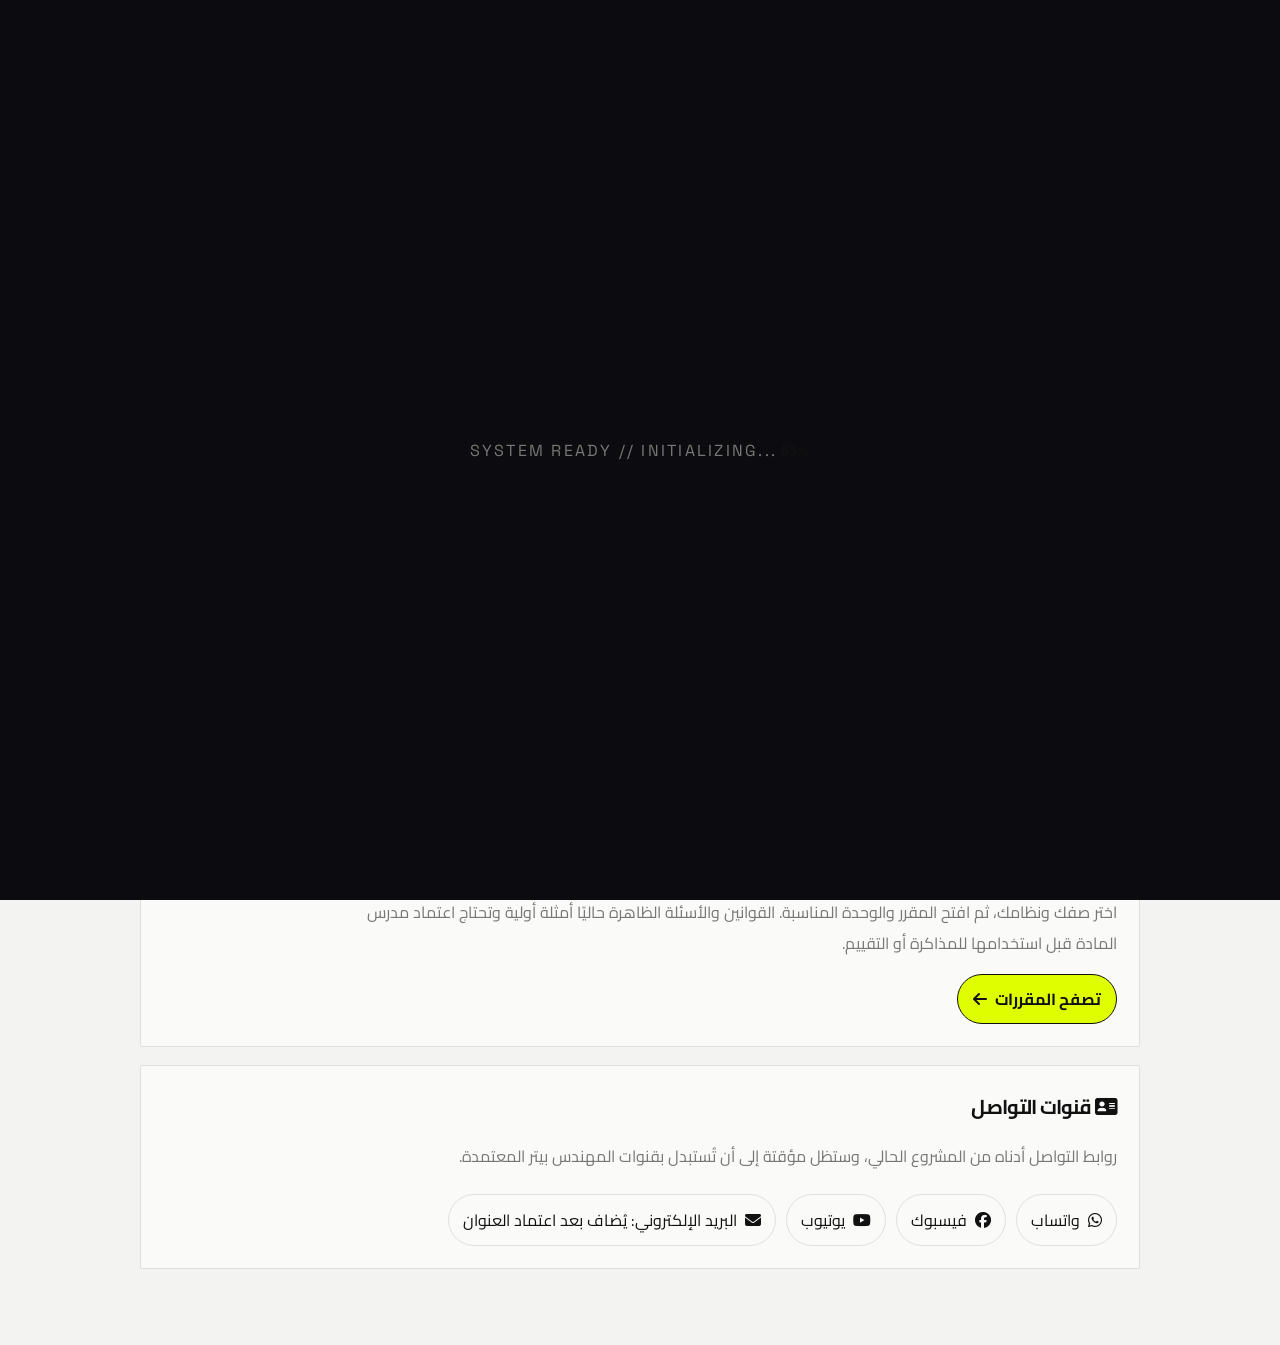
<file: about.html>
<!doctype html>
<html lang="ar" dir="rtl">
<head>
    <meta charset="UTF-8">
    <meta name="viewport" content="width=device-width, initial-scale=1">
    <title>عن المدرس | بيتو فيزيكس</title>
    <link rel="preconnect" href="https://fonts.googleapis.com">
    <link href="https://fonts.googleapis.com/css2?family=Cairo:wght@400;600;700;800;900&family=Space+Grotesk:wght@500;700&display=swap" rel="stylesheet">
    <link rel="stylesheet" href="https://cdnjs.cloudflare.com/ajax/libs/font-awesome/6.4.0/css/all.min.css">
    <link rel="stylesheet" href="css/courses.css?v=3">
    <link rel="stylesheet" href="css/physics-theme.css?v=10">
    <link rel="stylesheet" href="css/mycv-editorial.css?v=24">
<link rel="icon" type="image/png" href="assets/einstein-favicon.png?v=1"></head>
<body class="physics-page">
<header class="site-header">
    <a class="site-logo" href="index.html" aria-label="B squared Physics by Eng. Peter"><span class="site-logo-mark">B<b>²</b></span><span class="site-logo-copy"><strong>Physics</strong><small>by Eng. Peter</small></span></a>
    <nav class="site-nav" id="primary-navigation" aria-label="Main navigation"><a href="index.html">Home</a><a href="courses.html">Courses</a><a href="notes.html">Notes</a><a href="exams.html">Exams</a><a href="about.html">About</a></nav>
    <div class="site-actions"><button class="site-search-toggle" type="button" data-search-toggle aria-expanded="false" aria-controls="site-search-panel" aria-label="Open site search"><i class="fas fa-magnifying-glass" aria-hidden="true"></i></button><a class="site-login" href="login.html"><i class="far fa-user" aria-hidden="true"></i><span>Login</span></a><button class="site-menu-toggle" type="button" data-menu-toggle aria-expanded="false" aria-controls="primary-navigation" aria-label="Open navigation menu"><i class="fas fa-bars" aria-hidden="true"></i></button></div>
    <section class="site-search-panel" id="site-search-panel" aria-label="Search courses and lessons" hidden><form class="site-search-form" role="search"><label class="sr-only" for="site-search-input">Search courses and lessons</label><input id="site-search-input" type="search" placeholder="Search physics courses and lessons..." autocomplete="off"><button class="physics-button" type="submit">Search</button></form><div class="site-search-results" aria-live="polite"></div><p class="site-search-hint">Search by grade, unit, lesson, or physics topic.</p></section>
</header>
<main class="physics-page-shell">
    <section class="courses-hero">
        <span class="courses-kicker">عن بيتو فيزيكس</span>
        <h1>الفيزياء مع المهندس بيتر</h1>
        <p>منصة تعليمية لمساعدة طلاب الثانوية العامة والبكالوريا على متابعة مادة الفيزياء. يستهدف الشرح طلاب الإسماعيلية والتل الكبير.</p>
    </section>
    <section class="about-spotlight" aria-label="المهندس بيتر">
        <figure class="about-portrait">
            <img src="assets/instructor-reference-crop.png" alt="المهندس بيتر" width="959" height="1600" loading="lazy" decoding="async">
        </figure>
        <div class="about-spotlight-copy">
            <span class="about-eyebrow"><i class="fas fa-atom" aria-hidden="true"></i> B² PHYSICS</span>
            <h2>المهندس بيتر</h2>
            <p>مدرس الفيزياء لطلاب الثانوية العامة والبكالوريا في الإسماعيلية والتل الكبير.</p>
            <a class="physics-button" href="courses.html">ابدأ من مقرراتك <i class="fas fa-arrow-left" aria-hidden="true"></i></a>
        </div>
    </section>
    <section class="course-panel">
        <h2><i class="fas fa-compass"></i> طريقة استخدام المنصة</h2>
        <p>اختر صفك ونظامك، ثم افتح المقرر والوحدة المناسبة. القوانين والأسئلة الظاهرة حاليًا أمثلة أولية وتحتاج اعتماد مدرس المادة قبل استخدامها للمذاكرة أو التقييم.</p>
        <a class="physics-button" href="courses.html">تصفح المقررات <i class="fas fa-arrow-left"></i></a>
    </section>
    <section class="course-panel" style="margin-top:18px">
        <h2><i class="fas fa-address-card"></i> قنوات التواصل</h2>
        <p>روابط التواصل أدناه من المشروع الحالي، وستظل مؤقتة إلى أن تُستبدل بقنوات المهندس بيتر المعتمدة.</p>
        <div class="physics-socials">
            <a href="https://wa.me/201283865399" target="_blank" rel="noopener noreferrer"><i class="fab fa-whatsapp"></i> واتساب</a>
            <a href="https://www.facebook.com/share/1MbubhGkLu/?mibextid=wwXIfr" target="_blank" rel="noopener noreferrer"><i class="fab fa-facebook"></i> فيسبوك</a>
            <a href="https://youtube.com/@deeb_learn?si=RtJ679VO5cmVLodX" target="_blank" rel="noopener noreferrer"><i class="fab fa-youtube"></i> يوتيوب</a>
            <span class="physics-email-pending"><i class="fas fa-envelope"></i> البريد الإلكتروني: يُضاف بعد اعتماد العنوان</span>
        </div>
    </section>
</main>
<script src="js/courses-data.js?v=6"></script>
<script src="js/physics-ui.js?v=30"></script>
</body>
</html>
</file>
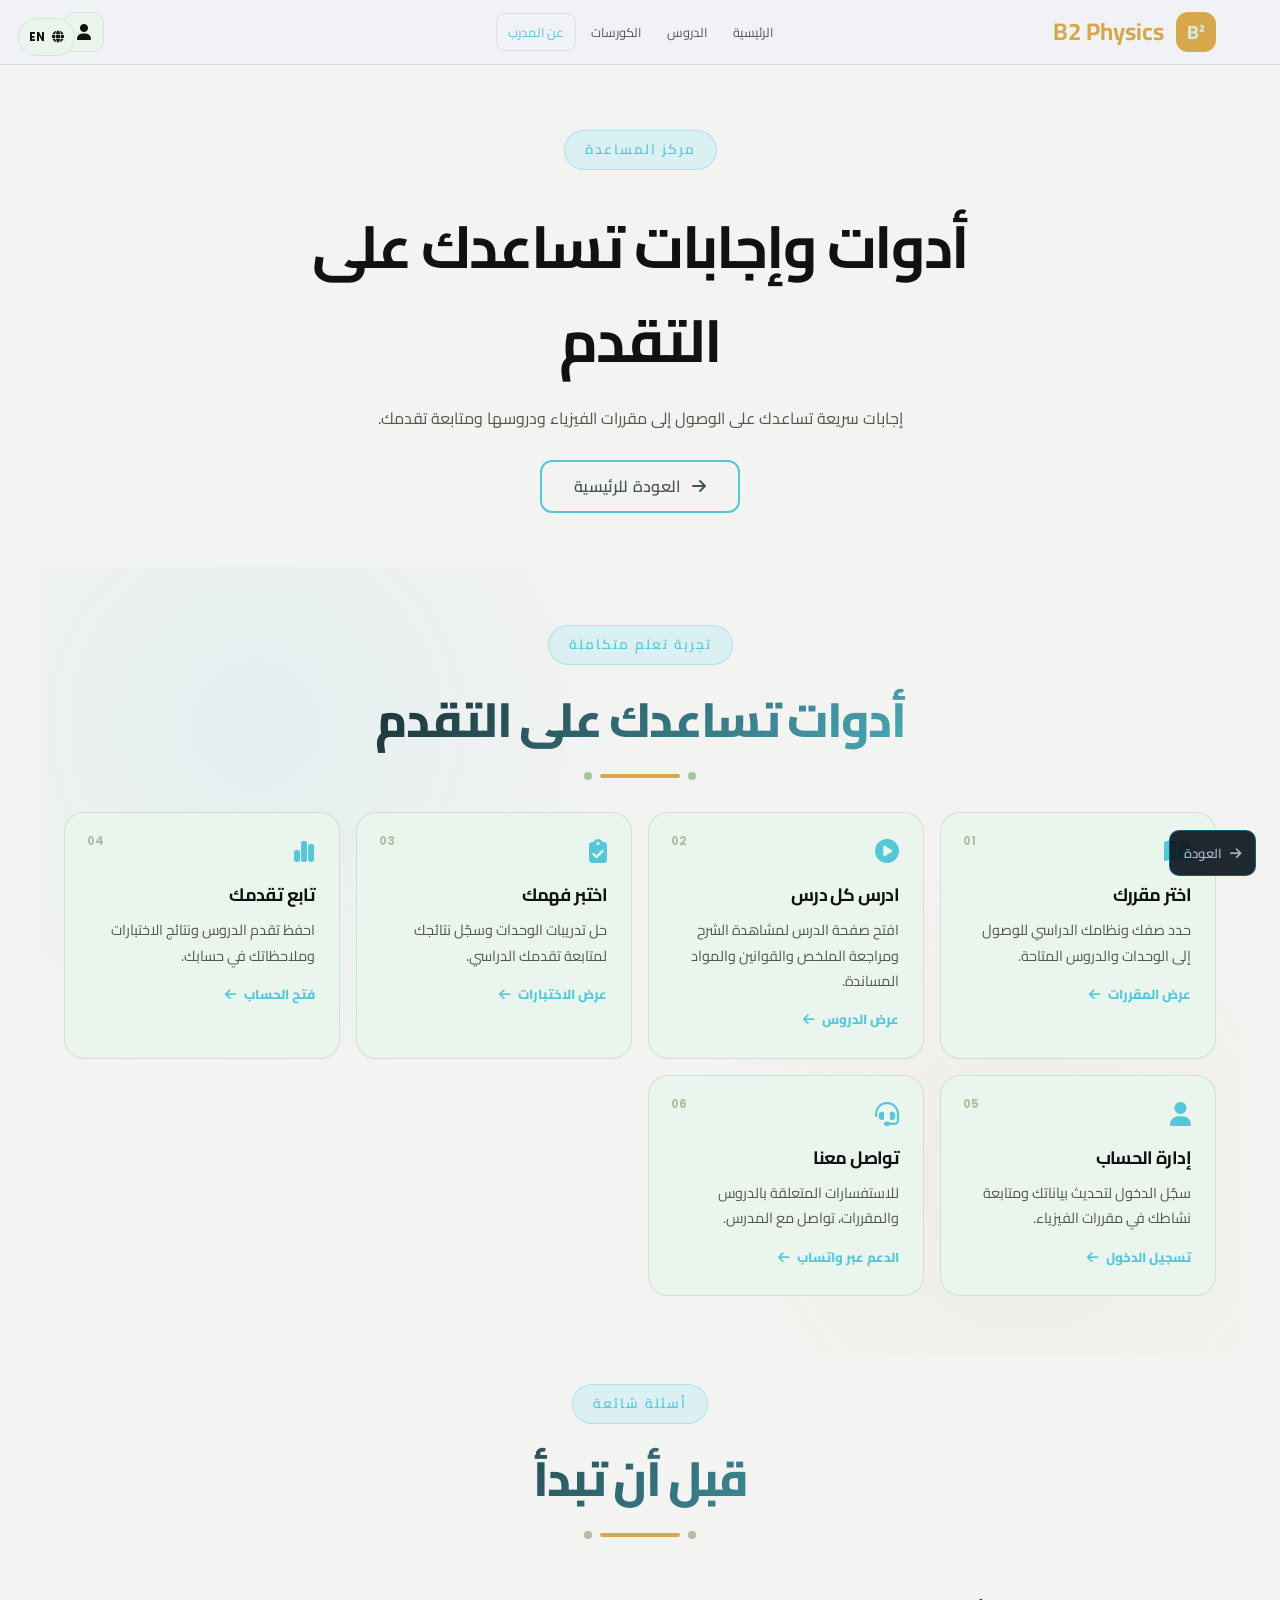
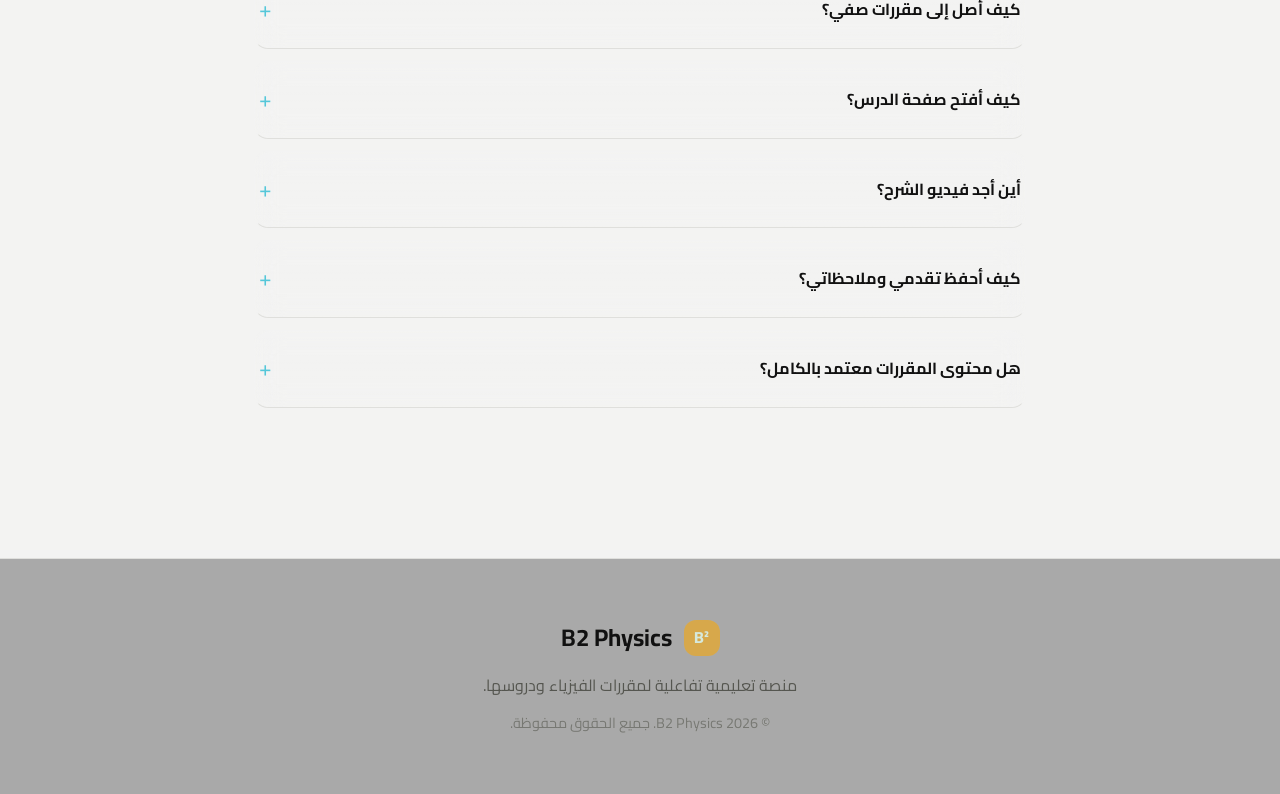
<file: help.html>
<!DOCTYPE html>
<html lang="ar" dir="rtl">
<head>
    <meta charset="UTF-8">
    <script src="js/browser-compat.js?v=22"></script>
    <meta name="viewport" content="width=device-width, initial-scale=1.0">
    <title>مركز المساعدة | B2 Physics</title>
    <meta name="description" content="مساعدة وإرشادات لاستخدام مقررات الفيزياء والدروس والاختبارات في B2 Physics.">
    <link rel="preconnect" href="https://fonts.googleapis.com">
    <link rel="preconnect" href="https://fonts.gstatic.com" crossorigin>
    <link href="https://fonts.googleapis.com/css2?family=Cairo:wght@400;600;700;800;900&family=Poppins:wght@400;600;700&display=swap" rel="stylesheet">
    <link rel="stylesheet" href="https://cdnjs.cloudflare.com/ajax/libs/font-awesome/6.4.0/css/all.min.css">
    <link rel="stylesheet" href="css/style.css?v=nav25">
    <style>
        .help-page-main { padding: 130px 24px 80px; }
        .help-page-hero { max-width: 760px; margin: 0 auto 54px; text-align: center; }
        .help-page-hero h1 { margin: 14px 0; font-size: clamp(2rem, 5vw, 3.7rem); }
        .help-page-hero p { color: var(--text-secondary); line-height: 1.9; }
        .help-page-main .platform-benefits, .help-page-main .faq-section { display: block; max-width: var(--container-width); margin: 0 auto; padding: 58px 0; }
        .help-page-main .faq-section { padding-top: 30px; }
        .help-page-main .section-header { margin-bottom: 34px; }
        .help-page-back { display: inline-flex; margin-top: 26px; }
    </style>
    <link rel="stylesheet" href="css/mycv-editorial.css?v=24">
<link rel="icon" type="image/png" href="assets/einstein-favicon.png?v=1"></head>
<body>
    <nav class="navbar scrolled" id="navbar">
        <div class="nav-container">
            <a href="index.html" class="nav-logo"><span class="logo-icon">B²</span><span class="logo-text">B2 Physics</span></a>
            <div class="nav-priority" aria-label="روابط سريعة">
                <a href="index.html">الرئيسية</a>
                <a href="lessons.html">الدروس</a>
                <a href="courses.html">الكورسات</a>
                <a href="about.html">عن المدرب</a>
            </div>
            <div class="nav-controls">
                <a class="lang-toggle" href="profile.html" title="حسابي" aria-label="حسابي"><i class="fas fa-user"></i></a>
                <button class="theme-toggle" id="theme-toggle" title="تبديل الوضع"><i class="fas fa-moon"></i></button>
            </div>
        </div>
    </nav>

    <main class="help-page-main">
        <header class="help-page-hero">
            <span class="section-label">مركز المساعدة</span>
            <h1>أدوات وإجابات تساعدك على التقدم</h1>
            <p>إجابات سريعة تساعدك على الوصول إلى مقررات الفيزياء ودروسها ومتابعة تقدمك.</p>
            <a class="btn btn-secondary btn-3d help-page-back" href="index.html"><span class="btn-content"><i class="fas fa-arrow-right"></i> العودة للرئيسية</span></a>
        </header>

        <section id="platform-benefits" class="platform-benefits">
            <div class="section-header"><span class="section-label">تجربة تعلم متكاملة</span><h2 class="section-title">أدوات تساعدك على التقدم</h2><div class="section-line"></div></div>
            <div class="benefits-grid">
                <article class="benefit-card"><span class="benefit-index">01</span><i class="fas fa-book-open"></i><h3>اختر مقررك</h3><p>حدد صفك ونظامك الدراسي للوصول إلى الوحدات والدروس المتاحة.</p><a class="benefit-action" href="courses.html">عرض المقررات <i class="fas fa-arrow-left"></i></a></article>
                <article class="benefit-card"><span class="benefit-index">02</span><i class="fas fa-circle-play"></i><h3>ادرس كل درس</h3><p>افتح صفحة الدرس لمشاهدة الشرح ومراجعة الملخص والقوانين والمواد المساندة.</p><a class="benefit-action" href="lessons.html">عرض الدروس <i class="fas fa-arrow-left"></i></a></article>
                <article class="benefit-card"><span class="benefit-index">03</span><i class="fas fa-clipboard-check"></i><h3>اختبر فهمك</h3><p>حل تدريبات الوحدات وسجّل نتائجك لمتابعة تقدمك الدراسي.</p><a class="benefit-action" href="exams.html">عرض الاختبارات <i class="fas fa-arrow-left"></i></a></article>
                <article class="benefit-card"><span class="benefit-index">04</span><i class="fas fa-chart-simple"></i><h3>تابع تقدمك</h3><p>احفظ تقدم الدروس ونتائج الاختبارات وملاحظاتك في حسابك.</p><a class="benefit-action" href="profile.html">فتح الحساب <i class="fas fa-arrow-left"></i></a></article>
                <article class="benefit-card"><span class="benefit-index">05</span><i class="fas fa-user"></i><h3>إدارة الحساب</h3><p>سجّل الدخول لتحديث بياناتك ومتابعة نشاطك في مقررات الفيزياء.</p><a class="benefit-action" href="login.html">تسجيل الدخول <i class="fas fa-arrow-left"></i></a></article>
                <article class="benefit-card"><span class="benefit-index">06</span><i class="fas fa-headset"></i><h3>تواصل معنا</h3><p>للاستفسارات المتعلقة بالدروس والمقررات، تواصل مع المدرس.</p><a class="benefit-action" href="https://wa.me/201283865399" target="_blank" rel="noopener noreferrer">الدعم عبر واتساب <i class="fas fa-arrow-left"></i></a></article>
            </div>
        </section>

        <section id="faq" class="faq-section">
            <div class="section-header"><span class="section-label">أسئلة شائعة</span><h2 class="section-title">قبل أن تبدأ</h2><div class="section-line"></div></div>
            <div class="faq-list">
                <details class="faq-item"><summary>كيف أصل إلى مقررات صفي؟</summary><p>افتح صفحة المقررات، ثم استخدم فلاتر الصف والنظام الدراسي واختر المقرر المناسب.</p></details>
                <details class="faq-item"><summary>كيف أفتح صفحة الدرس؟</summary><p>افتح المقرر ثم اختر الوحدة واضغط «افتح صفحة الدرس» بجوار الدرس المطلوب.</p></details>
                <details class="faq-item"><summary>أين أجد فيديو الشرح؟</summary><p>يظهر الفيديو داخل صفحة الدرس عند إضافة رابط يوتيوب معتمد إلى بياناته. إذا لم يُضف الرابط بعد، ستظهر مساحة توضح ذلك.</p></details>
                <details class="faq-item"><summary>كيف أحفظ تقدمي وملاحظاتي؟</summary><p>سجّل الدخول، ثم استخدم أزرار إكمال الدرس وحفظ الملاحظات داخل صفحة المقرر أو الدرس.</p></details>
                <details class="faq-item"><summary>هل محتوى المقررات معتمد بالكامل؟</summary><p>المقررات التي ما زالت تحمل حالة «هيكل أولي» قيد الاستكمال والمراجعة، وتُعتمد تفاصيلها بعد مطابقتها بالمنهج الرسمي.</p></details>
            </div>
        </section>
    </main>

    <footer class="footer"><div class="footer-content"><div class="footer-logo"><span class="logo-icon">B²</span><span>B2 Physics</span></div><p class="footer-text">منصة تعليمية تفاعلية لمقررات الفيزياء ودروسها.</p><p class="footer-copy">© 2026 B2 Physics. جميع الحقوق محفوظة.</p></div></footer>
</body>
</html>
</file>
<file: css/courses.css>
.course-grid .course-card{color:#fff!important;text-decoration:none!important}
@import url('https://fonts.googleapis.com/css2?family=Cairo:wght@400;600;700;800;900&family=Space+Grotesk:wght@500;700&display=swap');
:root{--course-bg:#081019;--course-panel:rgba(15,28,42,.8);--course-line:rgba(255,255,255,.12);--course-muted:#a6b3c1;--course-cyan:#00d4ff;--course-gold:#ffd166;--course-green:#4dd599}*{box-sizing:border-box}.courses-page{min-height:100vh;margin:0;background:var(--course-bg);color:#fff;font-family:'Cairo',sans-serif;line-height:1.7}.courses-page:before{content:'';position:fixed;inset:0;z-index:0;pointer-events:none;background:radial-gradient(circle at 12% 8%,rgba(0,212,255,.13),transparent 28%),radial-gradient(circle at 88% 72%,rgba(255,209,102,.08),transparent 28%),linear-gradient(rgba(0,212,255,.025) 1px,transparent 1px),linear-gradient(90deg,rgba(0,212,255,.025) 1px,transparent 1px);background-size:auto,auto,40px 40px,40px 40px}.courses-shell{position:relative;z-index:1;width:min(100% - 32px,1180px);margin:auto;padding:24px 0 72px}.courses-nav{display:flex;align-items:center;justify-content:space-between;gap:18px;padding:13px 18px;border:1px solid var(--course-line);border-radius:14px;background:rgba(9,18,28,.86);backdrop-filter:blur(16px)}.course-brand{display:flex;align-items:center;gap:10px;color:#fff;text-decoration:none;font-weight:800}.course-logo{display:grid;place-items:center;width:40px;height:40px;border-radius:12px;background:linear-gradient(135deg,var(--course-cyan),#0870b9);color:#06111b;font-family:'Space Grotesk',sans-serif}.courses-nav-links{display:flex;gap:6px}.courses-nav-links a,.course-back{padding:8px 12px;border-radius:8px;color:var(--course-muted);text-decoration:none;font-size:.82rem}.courses-nav-links a:hover,.courses-nav-links a.active,.course-back:hover{color:var(--course-cyan);background:rgba(0,212,255,.1)}.courses-hero{padding:68px 8px 38px}.courses-kicker{color:var(--course-cyan);font:700 .72rem 'Space Grotesk',sans-serif;letter-spacing:.12em}.courses-hero h1{max-width:760px;margin:12px 0 10px;font-size:clamp(2rem,5vw,4rem);line-height:1.2}.courses-hero p{max-width:680px;margin:0;color:var(--course-muted);font-size:1rem}.courses-toolbar{display:flex;align-items:center;justify-content:space-between;gap:14px;margin-top:28px}.course-search{display:flex;align-items:center;gap:9px;width:min(100%,420px);padding:12px 14px;border:1px solid var(--course-line);border-radius:10px;background:rgba(255,255,255,.05);color:var(--course-cyan)}.course-search input{width:100%;min-width:0;border:0;outline:0;background:transparent;color:#fff;font:inherit}.course-search input::placeholder{color:#8290a0}.course-count{color:var(--course-muted);font-size:.8rem}.course-grid{display:grid;grid-template-columns:repeat(3,minmax(0,1fr));gap:16px}.course-card{display:flex;min-height:330px;flex-direction:column;padding:22px;border:1px solid var(--course-line);border-radius:16px;background:var(--course-panel);box-shadow:0 16px 36px rgba(0,0,0,.16);transition:transform .22s ease,border-color .22s ease}.course-card:hover{transform:translateY(-5px);border-color:var(--course-cyan)}.course-card[data-accent=gold]{--card-accent:var(--course-gold)}.course-card[data-accent=green]{--card-accent:var(--course-green)}.course-card[data-accent=purple]{--card-accent:#bd9cff}.course-card-head{display:flex;align-items:center;justify-content:space-between;gap:12px}.course-icon{display:grid;place-items:center;width:48px;height:48px;border-radius:13px;background:rgba(0,212,255,.12);color:var(--card-accent,var(--course-cyan));font-size:1.25rem}.course-status{padding:5px 9px;border:1px solid rgba(77,213,153,.28);border-radius:50px;color:var(--course-green);font-size:.66rem;font-weight:700}.course-status.pending{color:var(--course-gold);border-color:rgba(255,209,102,.3)}.course-card h2{margin:22px 0 7px;font-size:1.25rem;line-height:1.4}.course-card p{margin:0;color:var(--course-muted);font-size:.84rem;line-height:1.9}.course-meta{display:flex;flex-wrap:wrap;gap:10px;margin:17px 0;color:#8997a7;font-size:.72rem}.course-meta span{display:inline-flex;align-items:center;gap:5px}.course-meta i{color:var(--card-accent,var(--course-cyan))}.skill-list{display:flex;flex-wrap:wrap;gap:6px;margin-top:auto}.skill-list span{padding:4px 8px;border-radius:6px;background:rgba(255,255,255,.07);color:#c6d0db;font-size:.68rem}.course-card-action{display:flex;align-items:center;justify-content:space-between;gap:10px;margin-top:20px;padding-top:16px;border-top:1px solid var(--course-line);color:var(--course-cyan);font-size:.8rem;font-weight:700}.course-card-action i{transition:transform .2s ease}.course-card:hover .course-card-action i{transform:translateX(-4px)}.course-detail-hero{display:grid;grid-template-columns:minmax(0,1.4fr) minmax(240px,.6fr);gap:24px;align-items:end;padding:64px 8px 38px}.course-detail-hero h1{margin:12px 0 8px;font-size:clamp(2rem,4vw,3.4rem)}.course-detail-hero p{max-width:700px;color:var(--course-muted)}.course-detail-stats{display:grid;grid-template-columns:repeat(2,1fr);gap:9px}.detail-stat{padding:14px;border:1px solid var(--course-line);border-radius:12px;background:rgba(255,255,255,.05)}.detail-stat strong,.detail-stat span{display:block}.detail-stat strong{color:var(--course-gold);font-size:1rem}.detail-stat span{color:var(--course-muted);font-size:.7rem}.course-detail-layout{display:grid;grid-template-columns:minmax(0,1fr) 280px;gap:22px;direction:ltr}.course-main,.course-sidebar{direction:rtl}.course-panel{padding:22px;border:1px solid var(--course-line);border-radius:16px;background:var(--course-panel)}.course-panel h2{margin:0 0 16px;font-size:1.25rem}.unit-list{display:grid;gap:12px}.course-unit{border:1px solid var(--course-line);border-radius:12px;overflow:hidden;background:rgba(255,255,255,.035)}.course-unit summary{display:flex;align-items:center;justify-content:space-between;gap:12px;padding:16px;cursor:pointer;list-style:none}.course-unit summary::-webkit-details-marker{display:none}.course-unit summary strong{font-size:.95rem}.course-unit summary span{color:var(--course-muted);font-size:.72rem}.unit-description{padding:0 16px 10px;color:var(--course-muted);font-size:.78rem}.material-list{display:grid;gap:6px;padding:0 10px 10px}.material-link{display:flex;align-items:center;justify-content:space-between;gap:10px;padding:11px;border-radius:8px;color:#dce6ef;text-decoration:none;background:rgba(255,255,255,.045);font-size:.78rem}.material-link:hover{background:rgba(0,212,255,.1);color:#fff}.material-link small{color:var(--course-cyan);font-size:.66rem}.course-sidebar{position:sticky;top:20px;height:max-content}.course-sidebar h3{margin:0 0 12px;font-size:1rem}.course-sidebar ul{display:grid;gap:8px;margin:0;padding:0;list-style:none}.course-sidebar li{display:flex;gap:8px;align-items:flex-start;color:var(--course-muted);font-size:.78rem}.course-sidebar li i{margin-top:5px;color:var(--course-green)}.empty-course{padding:28px;text-align:center;color:var(--course-muted)}[hidden]{display:none!important}@media(max-width:900px){.course-grid{grid-template-columns:repeat(2,minmax(0,1fr))}.course-detail-layout{grid-template-columns:1fr}.course-sidebar{position:static;grid-row:1}.course-detail-hero{grid-template-columns:1fr}}@media(max-width:600px){.courses-shell{width:min(100% - 24px,680px);padding-top:14px}.courses-nav-links{display:none}.courses-hero{padding-top:44px}.courses-toolbar{align-items:stretch;flex-direction:column}.course-search{width:100%}.course-grid{grid-template-columns:1fr}.course-detail-hero{padding-top:44px}.course-panel{padding:16px}.course-unit summary{align-items:flex-start;flex-direction:column;gap:5px}}
</file>
<file: css/physics-theme.css>
:root {
    --primary-dark: #050A10;
    --secondary-bg: #09111B;
    --primary-blue: #111d2b;
    --accent-cyan: #FFA500;
    --accent-teal: #FFB21A;
    --warm-accent: #FFA500;
    --main-text: #F5F7FA;
    --secondary-text: #AAB2BE;
    --border-color: rgba(255,255,255,.12);
    --bg-light: #050A10;
    --text-dark: #F5F7FA;
    --physics-ink: #F5F7FA;
    --physics-paper: #050A10;
    --course-bg: #050A10;
    --course-panel: #09111B;
    --course-line: rgba(255,255,255,.12);
    --course-muted: #AAB2BE;
    --course-cyan: #FFA500;
    --course-gold: #FFB21A;
    --course-green: #FFB21A;
    color-scheme: dark;
}

html { scroll-behavior: smooth; }
html { scrollbar-color: rgba(255,178,26,.42) #050A10; scrollbar-width: thin; }
html::-webkit-scrollbar { width: 6px; }
html::-webkit-scrollbar-track { background: #050A10; }
html::-webkit-scrollbar-thumb { border: 1px solid #050A10; border-radius: 999px; background: rgba(255,178,26,.42); }
html::-webkit-scrollbar-thumb:hover { background: #FFA500; }
body { background: var(--primary-dark); color: var(--main-text); font-family: 'Cairo',Arial,sans-serif; }
a,button,input,select,textarea { font: inherit; }
a:focus-visible,button:focus-visible,input:focus-visible,select:focus-visible,textarea:focus-visible { outline: 2px solid var(--accent-teal); outline-offset: 3px; }
[hidden] { display: none !important; }
.sr-only { position: absolute; width: 1px; height: 1px; overflow: hidden; clip: rect(0,0,0,0); white-space: nowrap; clip-path: inset(50%); }

.site-header {
    position: absolute;
    inset: 0 0 auto;
    z-index: 50;
    display: grid;
    grid-template-columns: 1fr auto 1fr;
    align-items: center;
    min-height: 76px;
    padding: 0 clamp(20px,5.5vw,72px);
    border-bottom: 1px solid var(--border-color);
    background: rgba(5,10,16,.90);
    backdrop-filter: blur(18px);
    direction: ltr;
}
.site-logo { display: inline-flex; align-items: center; gap: 11px; width: max-content; color: var(--main-text); text-decoration: none; }
.site-logo-mark { font: 900 2.2rem/1 'Inter',Arial,sans-serif; letter-spacing: -.08em; }
.site-logo-mark b { color: var(--accent-cyan); }
.site-logo-copy { display: grid; gap: 1px; }
.site-logo-copy strong { font: 700 1.25rem/1.05 'Inter',Arial,sans-serif; }
.site-logo-copy small { color: var(--secondary-text); font: 400 .67rem/1.2 'Inter',Arial,sans-serif; letter-spacing: .09em; }
.site-nav { display: flex; align-items: center; justify-content: center; gap: clamp(18px,3vw,42px); }
.site-nav a { position: relative; padding: 28px 0 24px; color: #d5d9e0; text-decoration: none; font: 500 .88rem 'Inter',Arial,sans-serif; transition: color .2s ease; }
.site-nav a::after { position: absolute; right: 0; bottom: 16px; left: 0; height: 2px; background: var(--accent-cyan); content: ''; transform: scaleX(0); transform-origin: left; transition: transform .2s ease; }
.site-nav a:hover,.site-nav a[aria-current="page"] { color: var(--accent-cyan); }
.site-nav a[aria-current="page"]::after,.site-nav a:hover::after { transform: scaleX(1); }
.site-actions { display: flex; align-items: center; justify-content: flex-end; gap: 14px; }
.site-search-toggle,.site-menu-toggle { display: grid; width: 40px; height: 40px; place-items: center; border: 0; border-radius: 50%; background: transparent; color: var(--main-text); cursor: pointer; }
.site-search-toggle:hover,.site-menu-toggle:hover { background: rgba(255,255,255,.08); color: var(--accent-cyan); }
.site-login { display: inline-flex; align-items: center; gap: 9px; padding: 9px 17px; border: 1px solid rgba(255,165,0,.65); border-radius: 999px; color: var(--main-text); text-decoration: none; font: 500 .84rem 'Inter',Arial,sans-serif; transition: background .2s,border-color .2s; }
.site-login:hover { border-color: var(--accent-cyan); background: rgba(255,165,0,.12); }
.site-menu-toggle { display: none; }
.site-search-panel { position: absolute; top: calc(100% + 10px); right: clamp(20px,5.5vw,72px); width: min(430px,calc(100vw - 32px)); padding: 16px; border: 1px solid var(--border-color); border-radius: 14px; background: #09111B; box-shadow: 0 20px 55px rgba(0,0,0,.5); }
.site-search-form { display: flex; align-items: center; gap: 10px; }
.site-search-form input { width: 100%; min-width: 0; padding: 11px 13px; border: 1px solid var(--border-color); border-radius: 8px; background: #050A10; color: var(--main-text); }
.site-search-results { display: grid; gap: 6px; max-height: 340px; overflow: auto; margin-top: 10px; }
.site-search-results a { display: grid; gap: 3px; padding: 10px; border-radius: 8px; color: var(--main-text); text-decoration: none; }
.site-search-results a:hover { background: rgba(255,165,0,.1); }
.site-search-results small,.site-search-hint { color: var(--secondary-text); }
.site-search-hint { margin: 12px 0 0; font-size: .8rem; }

body.home-page { margin: 0; min-width: 320px; background: var(--primary-dark); color: var(--main-text); font-family: 'Inter','Cairo',Arial,sans-serif; }
body.home-page::before { display: none; }
.physics-home { min-height: 100vh; padding: 0; background: var(--primary-dark); color: var(--main-text); }
.home-hero {
    position: relative;
    display: flex;
    min-height: max(720px,100svh);
    align-items: center;
    overflow: hidden;
    padding: 105px clamp(24px,9.6vw,124px) 85px;
    background: #050A10 url('../assets/photo_2026-10-11_20-58-53.jpg') center center / cover no-repeat;
    isolation: isolate;
}
.home-hero::before { position: absolute; z-index: -1; inset: 0; background: linear-gradient(90deg,rgba(5,10,16,.64) 0%,rgba(5,10,16,.18) 43%,rgba(5,10,16,.12) 72%,rgba(5,10,16,.38) 100%),linear-gradient(0deg,rgba(5,10,16,.35),transparent 28%); content: ''; }
.hero-copy { position: absolute; z-index: 3; top: 22.5vh; left: clamp(24px,9.6vw,124px); width: min(425px,43vw); margin: 0; direction: ltr; text-align: left; }
.hero-welcome { display: flex; align-items: center; gap: 12px; color: #e1e4e9; font: 500 .93rem 'Inter',Arial,sans-serif; }
.hero-welcome::before { width: 38px; height: 1px; background: var(--accent-cyan); content: ''; }
.hero-copy h1 { margin: 11px 0 0; color: var(--main-text); font: 800 clamp(3.7rem,6.3vw,5.25rem)/.99 'Inter',Arial,sans-serif; letter-spacing: -.055em; }
.hero-copy h1 .hero-mark { color: var(--accent-cyan); }
.hero-byline { margin: 0 0 18px; color: #d4d9e1; font: 500 clamp(1.35rem,2.4vw,1.9rem)/1.25 'Inter',Arial,sans-serif; letter-spacing: -.02em; }
.hero-quote { max-width: 360px; margin: 0 0 17px; padding: 0 0 0 17px; border-left: 2px solid var(--accent-cyan); color: #d6d9df; font: 500 clamp(1.1rem,1.8vw,1.45rem)/1.38 'Caveat','Segoe Print',cursive; }
.hero-quote span { display: block; }
.start-learning { display: inline-flex; min-width: 172px; align-items: center; justify-content: center; gap: 16px; padding: 13px 20px; border: 1px solid rgba(255,255,255,.15); border-radius: 999px; background: linear-gradient(135deg,#ffb21a,#ff9900); color: #11151b; text-decoration: none; font: 600 .94rem 'Inter',Arial,sans-serif; box-shadow: 0 8px 24px rgba(255,165,0,.16); transition: transform .2s,filter .2s,box-shadow .2s; }
.start-learning:hover { transform: translateY(-2px); filter: brightness(1.06); box-shadow: 0 12px 30px rgba(255,165,0,.28); }
.start-learning i { font-size: .85rem; }
.hero-instructor { position: absolute; z-index: 2; top: 46%; left: 62.7%; right: auto; bottom: auto; display: flex; width: clamp(190px,28vw,460px); aspect-ratio: 959 / 1600; margin: 0; align-items: end; justify-content: center; transform: translateY(-42%); pointer-events: none; }
.hero-instructor img { display: block; width: 100%; height: 100%; object-fit: contain; object-position: center bottom; filter: drop-shadow(0 12px 24px rgba(0,0,0,.22)); }
.hero-scroll { position: absolute; right: 28px; bottom: 54px; display: grid; justify-items: center; gap: 9px; color: #d8dde3; text-decoration: none; font: 500 .68rem 'Inter',Arial,sans-serif; letter-spacing: .18em; writing-mode: vertical-rl; }
.hero-scroll::after { width: 1px; height: 64px; background: linear-gradient(var(--accent-cyan),rgba(255,165,0,.08)); content: ''; }
.hero-scroll i { color: var(--accent-cyan); font-size: .72rem; }
.home-section { padding: 86px clamp(22px,7vw,100px); background: #050A10; }
.home-section:nth-of-type(even) { background: #09111B; }
.home-section-inner { width: min(1120px,100%); margin: 0 auto; }
.home-section-kicker { color: var(--accent-cyan); font: 600 .76rem 'Inter',Arial,sans-serif; letter-spacing: .14em; text-transform: uppercase; }
.home-section h2 { margin: 10px 0; color: var(--main-text); font: 700 clamp(1.8rem,4vw,2.8rem)/1.15 'Inter','Cairo',sans-serif; }
.home-section p { color: var(--secondary-text); line-height: 1.8; }
.grade-grid { display: grid; grid-template-columns: repeat(3,minmax(0,1fr)); gap: 16px; margin-top: 28px; }
.grade-card { display: grid; gap: 8px; min-height: 170px; padding: 23px; border: 1px solid var(--border-color); border-radius: 13px; background: linear-gradient(140deg,rgba(255,255,255,.045),rgba(255,255,255,.015)); color: var(--main-text); text-decoration: none; transition: border-color .2s,transform .2s,background .2s; }
.grade-card:hover { transform: translateY(-4px); border-color: rgba(255,165,0,.7); background: rgba(255,165,0,.06); }
.grade-card i { color: var(--accent-cyan); font-size: 1.35rem; }
.grade-card strong { font-size: 1.1rem; }
.grade-card span { color: var(--secondary-text); font-size: .9rem; }
.physics-system-picker { display: grid; grid-template-columns: 1fr 1fr auto; gap: 12px; align-items: end; margin-top: 22px; padding: 19px; border: 1px solid var(--border-color); border-radius: 13px; background: #09111B; }
.physics-system-picker label { display: grid; gap: 7px; color: var(--secondary-text); font-size: .87rem; font-weight: 700; }
.physics-system-picker select { min-height: 44px; padding: 8px 12px; border: 1px solid var(--border-color); border-radius: 8px; background: #050A10; color: var(--main-text); }
.physics-button { display: inline-flex; min-height: 42px; align-items: center; justify-content: center; gap: 8px; padding: 9px 15px; border: 1px solid rgba(255,165,0,.42); border-radius: 8px; background: var(--accent-cyan); color: #11151b; text-decoration: none; font-weight: 700; cursor: pointer; transition: background .2s,transform .2s; }
.physics-button:hover { transform: translateY(-1px); background: var(--accent-teal); }
.physics-socials { display: flex; flex-wrap: wrap; gap: 10px; margin-top: 23px; }
.physics-socials a,.physics-email-pending { display: inline-flex; align-items: center; gap: 8px; padding: 10px 14px; border: 1px solid var(--border-color); border-radius: 9px; background: rgba(255,255,255,.03); color: var(--main-text); text-decoration: none; }
.physics-socials a:hover { border-color: var(--accent-cyan); color: var(--accent-cyan); }
.physics-email-pending { color: var(--secondary-text); }
.home-feature-grid { display: grid; grid-template-columns: repeat(4,minmax(0,1fr)); gap: 14px; margin-top: 26px; }
.home-feature-card { display: grid; align-content: start; gap: 9px; min-height: 150px; padding: 20px; border: 1px solid var(--border-color); border-radius: 12px; background: rgba(255,255,255,.025); color: var(--main-text); text-decoration: none; transition: border-color .2s,transform .2s,background .2s; }
.home-feature-card:hover { transform: translateY(-3px); border-color: rgba(255,165,0,.7); background: rgba(255,165,0,.06); }
.home-feature-card i { color: var(--accent-cyan); font-size: 1.25rem; }
.home-feature-card strong { font-size: 1.02rem; }
.home-feature-card span { color: var(--secondary-text); font-size: .88rem; line-height: 1.7; }
.physics-home footer { padding: 24px clamp(22px,7vw,100px); border-top: 1px solid var(--border-color); background: #050A10; color: var(--secondary-text); text-align: center; }
.physics-home footer strong { color: var(--main-text); }

.courses-page,.physics-page { min-height: 100vh; background: var(--primary-dark); color: var(--main-text); font-family: 'Cairo','Inter',Arial,sans-serif; }
.courses-page:before { background: radial-gradient(ellipse at 14% 6%,rgba(255,165,0,.06),transparent 30%),linear-gradient(rgba(255,255,255,.018) 1px,transparent 1px),linear-gradient(90deg,rgba(255,255,255,.018) 1px,transparent 1px); background-size: auto,42px 42px,42px 42px; }
.courses-shell { width: min(100% - 40px,1180px); padding: 104px 0 68px; }
.site-page-main { position: relative; z-index: 1; width: min(100% - 40px,1120px); margin: 0 auto; padding: 112px 0 64px; }
.courses-hero,.course-detail-hero { padding: 34px 8px 32px; }
.courses-kicker { color: var(--accent-cyan); font: 600 .75rem 'Inter',Arial,sans-serif; letter-spacing: .12em; }
.courses-page h1,.courses-page h2,.courses-page h3,.physics-page h1,.physics-page h2,.physics-page h3 { color: var(--main-text); }
.courses-hero h1,.course-detail-hero h1,.physics-page .courses-hero h1 { font-family: 'Cairo','Inter',sans-serif; }
.courses-page .courses-nav,.physics-page .courses-nav { border-color: var(--border-color); background: rgba(9,17,27,.92); }
.courses-page .course-brand,.physics-page .course-brand { color: var(--main-text); }
.course-logo { background: linear-gradient(135deg,#ffb21a,#ff9900); color: #11151b; font-family: 'Inter',Arial,sans-serif; font-weight: 900; }
.courses-nav-links a,.course-back { color: var(--secondary-text); }
.courses-nav-links a:hover,.courses-nav-links a.active,.course-back:hover { background: rgba(255,165,0,.1); color: var(--accent-cyan); }
.courses-page .course-card,.courses-page .course-panel,.physics-page .course-panel,.physics-page .course-card,.physics-page .detail-stat {
    border-color: var(--border-color);
    background: linear-gradient(145deg,#0b1420,#09111B);
    color: var(--main-text)!important;
    box-shadow: 0 18px 50px rgba(0,0,0,.2);
}
.courses-page .course-card h2,.courses-page .course-panel h2,.courses-page .course-unit summary strong,.physics-page .course-brand,.physics-page .courses-hero h1 { color: var(--main-text); }
.courses-page .course-card p,.courses-page .course-detail-hero p,.courses-page .unit-description,.courses-page .course-sidebar li,.physics-page p { color: var(--secondary-text); }
.courses-page .course-card:hover { border-color: var(--accent-cyan); }
.courses-page .course-status { border-color: rgba(255,165,0,.4); color: var(--accent-cyan); }
.courses-page .course-icon { background: rgba(255,165,0,.12); color: var(--accent-cyan); }
.courses-page .course-search,.physics-page .course-search { border-color: var(--border-color); background: rgba(255,255,255,.04); color: var(--accent-cyan); }
.courses-page .course-search input { color: var(--main-text); }
.courses-page .course-search input::placeholder { color: #7f8997; }
.courses-page .course-unit,.courses-page .material-link,.courses-page .lesson-card,.physics-page .quiz-question { border-color: var(--border-color); background: rgba(255,255,255,.025); color: var(--main-text); }
.courses-page .material-link { color: var(--main-text); }
.courses-page .material-link small,.course-card-action,.courses-page .detail-stat strong { color: var(--accent-cyan); }
.courses-page .physics-course-chip { border: 1px solid rgba(255,165,0,.22); background: rgba(255,165,0,.08); color: #ffc257; }
.course-filters { display: grid; grid-template-columns: repeat(2,minmax(0,250px)); gap: 12px; margin-top: 18px; }
.course-filters label { display: grid; gap: 5px; color: var(--secondary-text); font-size: .82rem; }
.course-filters select,.quiz-control { min-height: 42px; padding: 8px 12px; border: 1px solid var(--border-color); border-radius: 9px; background: #09111B; color: var(--main-text); }
.course-progress { margin: 12px 8px 20px; }
.progress-caption { display: flex; justify-content: space-between; gap: 10px; margin-bottom: 6px; color: var(--secondary-text); font-size: .82rem; }
.progress-bar { height: 10px; overflow: hidden; border: 1px solid rgba(255,255,255,.08); border-radius: 99px; background: #09111B; }
.progress-bar > span { display: block; height: 100%; border-radius: inherit; background: linear-gradient(90deg,#ff9900,#ffbf40); transition: width .25s ease; }
.formula-box { display: grid; gap: 5px; margin: 10px 0; padding: 13px 15px; border: 1px solid rgba(255,165,0,.3); border-inline-start: 4px solid var(--accent-cyan); border-radius: 9px; background: rgba(255,165,0,.055); color: var(--main-text); }
.formula-box code { justify-self: start; direction: ltr; unicode-bidi: isolate; color: #ffd078; font: 700 1.08rem 'Space Grotesk',monospace; }
.formula-box p,.formula-box small { margin: 0; color: var(--secondary-text); }
.lesson-card,.quiz-card { padding: 16px; border: 1px solid var(--border-color); border-radius: 12px; background: #09111B; }
.lesson-card + .lesson-card { margin-top: 10px; }
.course-notes textarea,.physics-page textarea { width: 100%; min-height: 120px; padding: 12px; border: 1px solid var(--border-color); border-radius: 9px; background: #050A10; color: var(--main-text); }
.physics-empty { padding: 18px; border: 1px dashed var(--border-color); border-radius: 10px; color: var(--secondary-text); }
.physics-page-shell { position: relative; z-index: 1; width: min(100% - 40px,1000px); margin: 0 auto; padding: 104px 0 68px; }
.physics-page .course-panel { color: var(--main-text); }
.physics-page .courses-nav { background: rgba(9,17,27,.92); }
.physics-page .course-detail-layout { color: var(--main-text); }
.physics-page .quiz-option { display: flex; gap: 10px; padding: 10px; border-radius: 8px; background: rgba(255,255,255,.045); color: var(--main-text); cursor: pointer; }
.physics-page .quiz-option:hover { background: rgba(255,165,0,.1); }
.quiz-question { display: grid; gap: 10px; margin: 14px 0; padding: 16px; border: 1px solid var(--border-color); border-radius: 12px; }
.quiz-result { margin-top: 12px; color: var(--accent-teal); font-weight: 800; }
.physics-button:disabled { opacity: .55; cursor: not-allowed; }
.lesson-category-filters { display: flex; flex-wrap: wrap; gap: 8px; margin: 0 0 18px; }
.lesson-category-filters .physics-button { border-color: var(--border-color); background: #09111B; color: var(--main-text); }
.lesson-category-filters .physics-button.active { border-color: var(--accent-cyan); background: rgba(255,165,0,.14); color: var(--accent-teal); }
.physics-profile .profile-learning-summary { display: grid; grid-template-columns: repeat(2,minmax(0,1fr)); gap: 10px; margin: 18px auto; max-width: 720px; }
.physics-profile .profile-learning-summary > div { display: grid; gap: 4px; padding: 13px; border: 1px solid var(--border-color); border-radius: 10px; background: #09111B; }
.physics-profile .profile-learning-summary span { color: var(--secondary-text); font-size: .82rem; }
.physics-profile .profile-learning-summary strong { color: var(--main-text); }
.physics-profile .profile-form > select { width: 100%; min-height: 44px; margin: 7px 0 14px; padding: 8px 12px; border: 1px solid var(--border-color); border-radius: 8px; background: #050A10; color: var(--main-text); font: inherit; }
.physics-profile .profile-form .physics-button { margin-top: 12px; }
.physics-profile.auth-page { background: var(--primary-dark); color: var(--main-text); }
.physics-profile .profile-topbar,.physics-profile .profile-card,.physics-profile .profile-overview-panel,.physics-profile .profile-quick-links a { border-color: var(--border-color); background: #09111B; color: var(--main-text); box-shadow: 0 12px 30px rgba(0,0,0,.24); }
.physics-profile .profile-welcome { border: 1px solid var(--border-color); background: linear-gradient(110deg,#09111B,#111a25); color: var(--main-text); }
.physics-profile .profile-welcome p,.physics-profile .profile-muted,.physics-profile .profile-details,.physics-profile .profile-progress-card small { color: var(--secondary-text); }
.physics-profile .profile-card .profile-name,.physics-profile .overview-panel-heading,.physics-profile .profile-overview-panel strong { color: var(--main-text); }
.physics-profile .profile-form { border-color: var(--border-color); background: #050A10; }
.physics-profile .profile-form > label,.physics-profile .profile-details .detail-label { color: var(--secondary-text); }
.physics-profile .profile-form input { border-color: var(--border-color); background: #09111B; color: var(--main-text); }
.physics-profile .profile-stats .stat-item { border-color: var(--border-color); background: #050A10; }
.physics-profile .profile-progress-card { border-color: var(--border-color); background: #050A10; color: var(--main-text); }
.physics-profile .profile-role { border-color: rgba(255,165,0,.3); background: rgba(255,165,0,.09); color: var(--accent-cyan); }

.auth-page.physics-auth { min-height: 100vh; background: var(--primary-dark); color: var(--main-text); }
.physics-auth .auth-brand { background: linear-gradient(135deg,#09111B,#111d2b); }
.physics-auth .auth-brand-copy h1 strong { color: var(--accent-cyan); }
.physics-auth .auth-panel { background: #050A10; }
.physics-auth .auth-submit,.physics-auth .google-submit { border-color: rgba(255,165,0,.45); background: var(--accent-cyan); color: #11151b; }
.physics-auth .auth-logo .logo-icon { background: var(--accent-cyan); color: #11151b; }
.physics-page .physics-socials a,.physics-page .physics-email-pending { color: var(--main-text); }
.physics-auth .auth-shell { min-height: calc(100vh - 76px); padding-top: 76px; }
.physics-profile .profile-shell { padding-top: 100px; }
.page-notice { margin: 0 8px 18px; padding: 13px 16px; border: 1px solid rgba(255,165,0,.32); border-radius: 9px; background: rgba(255,165,0,.06); color: var(--secondary-text); }
.notes-editor { display: grid; gap: 14px; }
.notes-editor textarea { width: 100%; min-height: 240px; padding: 13px 15px; resize: vertical; border: 1px solid var(--border-color); border-radius: 9px; background: #050A10; color: var(--main-text); line-height: 1.8; }
.exam-list { display: grid; gap: 12px; }
.exam-item { display: flex; align-items: center; justify-content: space-between; gap: 18px; padding: 18px; border: 1px solid var(--border-color); border-radius: 11px; background: #09111B; }
.exam-item h2 { margin: 0 0 6px; font-size: 1.08rem; }
.exam-item p { margin: 0; color: var(--secondary-text); }
.exam-item .physics-button { flex: 0 0 auto; }
.lesson-category-filters { display: flex; flex-wrap: wrap; gap: 8px; margin: 10px 8px 20px; }
.lesson-category-filters .physics-button { background: #09111B; color: var(--main-text); }
.lesson-category-filters .physics-button.active { background: var(--accent-cyan); color: #11151b; }

/* =========================
   UX / Motion / Preloader / Theme Enhancements
   ========================= */

:root {
    --site-progress: 0;
    --hero-shift: 0px;
    --theme-toggle-size: 42px;
    --touch-shadow: 0 10px 25px rgba(255,165,0,.16);
}

body[data-theme="light"] {
    --primary-dark: #eef2f7;
    --secondary-bg: #ffffff;
    --primary-blue: #eaf2ff;
    --accent-cyan: #ff9f1a;
    --accent-teal: #ffb21a;
    --warm-accent: #ff8f00;
    --main-text: #121827;
    --secondary-text: #495569;
    --border-color: rgba(18,24,39,.10);
    --bg-light: #f5f7fb;
    --text-dark: #121827;
    --physics-ink: #121827;
    --physics-paper: #ffffff;
    --course-bg: #ffffff;
    --course-panel: #f7f9fc;
    --course-line: rgba(18,24,39,.08);
    --course-muted: #5a6475;
    --course-cyan: #ff9f1a;
    --course-gold: #ffb21a;
    --course-green: #ffb21a;
    color-scheme: light;
}
body[data-theme="light"] .site-header,
body[data-theme="light"] .home-section:nth-of-type(even),
body[data-theme="light"] .home-section,
body[data-theme="light"] .physics-home footer,
body[data-theme="light"] .site-search-panel,
body[data-theme="light"] .grade-card,
body[data-theme="light"] .home-feature-card,
body[data-theme="light"] .physics-system-picker,
body[data-theme="light"] .exam-item,
body[data-theme="light"] .physics-socials a,
body[data-theme="light"] .physics-email-pending {
    background: rgba(255,255,255,.82);
    box-shadow: 0 8px 22px rgba(31,41,55,.06);
}
body[data-theme="light"] .home-hero::before {
    background: linear-gradient(90deg,rgba(255,255,255,.64) 0%,rgba(255,255,255,.20) 43%,rgba(255,255,255,.08) 72%,rgba(255,255,255,.38) 100%),linear-gradient(0deg,rgba(255,255,255,.35),transparent 28%);
}
body[data-theme="light"] .home-feature-card,
body[data-theme="light"] .grade-card,
body[data-theme="light"] .physics-system-picker,
body[data-theme="light"] .exam-item,
body[data-theme="light"] .physics-socials a,
body[data-theme="light"] .physics-email-pending {
    border-color: rgba(18,24,39,.08);
}

body.preloader-visible {
    overflow: hidden;
}

#site-preloader {
    position: fixed;
    inset: 0;
    z-index: 100000;
    display: grid;
    place-items: center;
    background: #0b0b10;
    opacity: 1;
    transform: scale(1);
    transition: opacity .6s ease, transform .6s ease, visibility .6s ease;
}
#site-preloader.is-hidden {
    opacity: 0;
    visibility: hidden;
    pointer-events: none;
    transform: scale(1.06);
}
.preloader-shell {
    display: grid;
    justify-items: center;
    gap: 24px;
    text-align: center;
}
.preloader-logo {
    display: inline-flex;
    align-items: baseline;
    justify-content: center;
    gap: 8px;
    color: #fff;
    font: 700 3rem/1 'Space Grotesk','Inter',Arial,sans-serif;
    animation: preloader-logo-enter .45s ease both;
}
.preloader-logo b {
    color: #ffa500;
}
.preloader-formula {
    min-height: 1.6em;
    color: #ffa500;
    font: 600 1.6rem/1.2 'Caveat','Segoe Print',cursive;
    opacity: .9;
    animation: preloader-formula-pulse 2s ease-in-out infinite;
}
.preloader-bar {
    width: min(220px,62vw);
    height: 4px;
    border-radius: 99px;
    background: #22222c;
    overflow: hidden;
}
.preloader-bar span {
    display: block;
    width: 0%;
    height: 100%;
    border-radius: inherit;
    background: #ffa500;
    transition: width .2s ease-out;
}

@keyframes preloader-logo-enter {
    from { opacity: 0; transform: translateY(20px); }
    to { opacity: 1; transform: translateY(0); }
}

@keyframes preloader-formula-pulse {
    0%, 100% { opacity: .4; }
    50% { opacity: 1; }
}

#scroll-progress {
    position: fixed;
    top: 0;
    left: 0;
    z-index: 99999;
    width: 100%;
    height: 4px;
    transform-origin: left center;
    background: linear-gradient(90deg, var(--accent-cyan), #ffd36e);
    box-shadow: 0 0 18px rgba(255,165,0,.6);
    transform: scaleX(var(--site-progress, 0));
    transition: transform .12s ease-out;
}

.reveal {
    opacity: 0;
    transform: translate3d(0, 44px, 0);
    transition: opacity .72s cubic-bezier(.22,1,.36,1), transform .72s cubic-bezier(.22,1,.36,1), filter .72s ease;
    transition-delay: var(--delay, 0ms);
    will-change: opacity, transform;
}
.reveal[data-direction="left"] { transform: translate3d(-42px, 0, 0); }
.reveal[data-direction="right"] { transform: translate3d(42px, 0, 0); }
.reveal[data-direction="zoom"] { transform: scale(.94); }
.reveal.is-visible {
    opacity: 1;
    transform: translate3d(0,0,0) scale(1);
    filter: none;
}

.site-header.is-scrolled {
    min-height: 64px;
    background: rgba(5,10,16,.78);
    backdrop-filter: blur(18px);
    border-bottom-color: rgba(255,165,0,.22);
    box-shadow: 0 8px 24px rgba(0,0,0,.18);
}
.site-header.is-scrolled .site-nav a {
    padding-top: 22px;
    padding-bottom: 18px;
}
.site-header.is-scrolled .site-logo-mark {
    font-size: 1.8rem;
}

.site-nav a.active-link {
    color: var(--accent-cyan);
}
.site-nav a.active-link::after {
    transform: scaleX(1);
}

.theme-toggle {
    display: grid;
    place-items: center;
    width: var(--theme-toggle-size);
    height: var(--theme-toggle-size);
    border: 1px solid rgba(255,255,255,.15);
    border-radius: 50%;
    background: rgba(255,255,255,.04);
    color: var(--main-text);
    cursor: pointer;
    transition: transform .22s cubic-bezier(.16,1,.3,1), border-color .22s ease, box-shadow .22s ease, background .22s ease;
}
.theme-toggle:hover {
    border-color: rgba(255,165,0,.62);
    box-shadow: 0 0 18px rgba(255,165,0,.22);
    transform: translateY(-2px);
}

#back-to-top {
    position: fixed;
    right: 22px;
    bottom: 24px;
    z-index: 9999;
    display: grid;
    place-items: center;
    width: 52px;
    height: 52px;
    border: 0;
    border-radius: 50%;
    background: linear-gradient(135deg, var(--accent-cyan), #ffd36e);
    color: #111827;
    box-shadow: 0 12px 28px rgba(255,165,0,.34);
    opacity: 0;
    visibility: hidden;
    transform: translateY(18px) scale(.9);
    transition: opacity .28s ease, visibility .28s ease, transform .28s cubic-bezier(.16,1,.3,1);
    cursor: pointer;
}
#back-to-top.visible {
    opacity: 1;
    visibility: visible;
    transform: translateY(0) scale(1);
}
#back-to-top:hover {
    transform: translateY(-2px) scale(1.04);
}

#cursor-glow {
    position: fixed;
    top: 0;
    left: 0;
    z-index: 0;
    width: 260px;
    height: 260px;
    border-radius: 50%;
    background: radial-gradient(circle, rgba(255,165,0,.26) 0%, rgba(255,165,0,.10) 30%, transparent 70%);
    pointer-events: none;
    opacity: 0;
    filter: blur(18px);
    transform: translate(-50%, -50%);
    transition: opacity .25s ease;
}
@media (pointer: fine) {
    #cursor-glow.visible {
        opacity: 1;
    }
}

.hero-particles {
    position: absolute;
    inset: 0;
    z-index: 0;
    pointer-events: none;
    opacity: .75;
}
.hero-particles span {
    position: absolute;
    width: 4px;
    height: 4px;
    border-radius: 50%;
    background: rgba(255,255,255,.4);
    box-shadow: 0 0 12px rgba(255,165,0,.4);
    animation: particleFloat 11s ease-in-out infinite alternate;
}

.feature-marquee {
    position: relative;
    overflow: hidden;
    border-top: 1px solid var(--border-color);
    border-bottom: 1px solid var(--border-color);
    background: rgba(255,255,255,.02);
    padding: 14px 0;
}
.feature-marquee-track {
    display: flex;
    gap: 28px;
    width: max-content;
    min-width: 100%;
    animation: marquee 26s linear infinite;
    white-space: nowrap;
    color: var(--secondary-text);
    font: 600 .8rem 'Inter',sans-serif;
    letter-spacing: .12em;
    text-transform: uppercase;
}
.feature-marquee-track span {
    display: inline-flex;
    align-items: center;
    gap: 18px;
}
.feature-marquee-track span::after {
    content: '•';
    color: var(--accent-cyan);
}

.counter-grid {
    display: grid;
    grid-template-columns: repeat(4, minmax(0, 1fr));
    gap: 14px;
    margin-top: 26px;
}
.counter-item {
    display: grid;
    gap: 8px;
    padding: 20px 18px;
    text-align: center;
    border: 1px solid var(--border-color);
    border-radius: 12px;
    background: rgba(255,255,255,.025);
}
.counter-number {
    font: 800 clamp(1.6rem, 3vw, 2.4rem) 'Inter',sans-serif;
    color: var(--accent-cyan);
}
.counter-label {
    color: var(--secondary-text);
    font: 600 .79rem 'Cairo',sans-serif;
    letter-spacing: .04em;
    text-transform: uppercase;
}

.toast-container {
    position: fixed;
    right: 22px;
    bottom: 24px;
    z-index: 100000;
    display: grid;
    gap: 10px;
}
.toast {
    min-width: 220px;
    max-width: min(330px, 72vw);
    padding: 12px 16px;
    border-radius: 12px;
    background: rgba(9,17,27,.90);
    border: 1px solid rgba(255,165,0,.35);
    color: var(--main-text);
    box-shadow: 0 16px 28px rgba(0,0,0,.25);
    transform: translateY(8px);
    opacity: 0;
    animation: toastIn .32s ease forwards;
}
.toast.hide {
    animation: toastOut .28s ease forwards;
}

#page-transition-overlay {
    position: fixed;
    inset: 0;
    z-index: 100000;
    display: grid;
    place-items: center;
    background: linear-gradient(120deg, rgba(4,7,12,.96), rgba(23,32,48,.96));
    opacity: 0;
    visibility: hidden;
    pointer-events: none;
    transform: scaleY(1.06);
    transition: opacity .36s ease, transform .36s cubic-bezier(.22,1,.36,1), visibility .36s ease;
}
#page-transition-overlay.is-visible {
    opacity: 1;
    visibility: visible;
    pointer-events: auto;
    transform: scaleY(1);
}
#page-transition-overlay::before {
    content: '';
    position: absolute;
    inset: 0;
    background: linear-gradient(90deg, rgba(255,165,0,.12), transparent 20%, rgba(255,165,0,.12));
    transform: translateX(-100%);
    animation: curtainSweep 1.1s cubic-bezier(.22,1,.36,1) forwards;
}

@keyframes particleFloat { 0% { transform: translate(0,0) scale(.8); opacity: .3; } 100% { transform: translate(0,-18px) scale(1.25); opacity: .9; } }
@keyframes marquee { from { transform: translateX(0); } to { transform: translateX(-50%); } }
@keyframes toastIn { from { opacity: 0; transform: translateY(8px); } to { opacity: 1; transform: translateY(0); } }
@keyframes toastOut { from { opacity: 1; transform: translateY(0); } to { opacity: 0; transform: translateY(6px); } }
@keyframes curtainSweep { 0% { transform: translateX(-100%); } 100% { transform: translateX(110%); } }

@media (max-width: 820px) {
    .site-header { grid-template-columns: 1fr auto; }
    .site-nav { position: absolute; top: calc(100% + 8px); left: 12px; right: 12px; display: none; flex-direction: column; align-items: flex-start; gap: 0; padding: 14px 16px; border: 1px solid var(--border-color); border-radius: 12px; background: rgba(9,17,27,.96); }
    .site-nav.is-open { display: flex; }
    .site-menu-toggle { display: grid; }
    .site-actions { gap: 10px; }
    .hero-copy { left: 22px; right: 22px; width: auto; top: 84px; }
    .hero-copy h1 { font-size: clamp(2.8rem, 13vw, 4.3rem); }
    .hero-instructor { left: 48%; width: min(60vw, 320px); }
    .hero-scroll { right: 10px; bottom: 24px; }
    .grade-grid,
    .home-feature-grid,
    .counter-grid { grid-template-columns: 1fr 1fr; }
}
@media (max-width: 580px) {
    .grade-grid,
    .home-feature-grid,
    .counter-grid,
    .physics-system-picker { grid-template-columns: 1fr; }
    .site-actions .site-login { display: none; }
    .site-header { padding-inline: 14px; }
    .hero-copy { top: 92px; }
    .hero-quote { font-size: 1.02rem; }
    .hero-scroll { display: none; }
}

@media (prefers-reduced-motion: reduce) {
    *, *::before, *::after { scroll-behavior: auto !important; animation-duration: 0.01ms !important; animation-iteration-count: 1 !important; transition-duration: 0.01ms !important; }
    .reveal, .reveal.is-visible { opacity: 1; transform: none; }
    #cursor-glow { display: none; }
}

html.motion-enabled [data-motion] {
    opacity: 0;
    transform: translateY(15px);
    transition: opacity .52s ease,transform .52s cubic-bezier(.2,.7,.25,1);
    transition-delay: var(--motion-delay,0ms);
}
html.motion-enabled [data-motion].is-visible { opacity: 1; transform: translateY(0); }

.home-hero::after {
    position: absolute;
    z-index: 0;
    inset: 0;
    pointer-events: none;
    background-image: radial-gradient(rgba(255,178,26,.22) .65px,transparent .8px);
    background-position: 18px 20px;
    background-size: 34px 34px;
    content: '';
    opacity: .12;
    mask-image: linear-gradient(110deg,transparent 8%,#000 52%,transparent 92%);
}
.home-hero > :not(.hero-instructor) { animation: hero-arrive .72s cubic-bezier(.2,.7,.25,1) both; }
.home-hero .hero-copy { animation-delay: .08s; }
.home-hero .hero-scroll { animation-delay: .24s; }
.hero-instructor { animation: instructor-arrive .9s cubic-bezier(.2,.7,.25,1) .1s both; }
@keyframes hero-arrive {
    from { opacity: 0; transform: translateY(13px); }
    to { opacity: 1; transform: translateY(0); }
}
@keyframes instructor-arrive {
    from { opacity: 0; }
    to { opacity: 1; }
}

.site-logo,.site-actions button,.site-login,.physics-button,.start-learning { -webkit-tap-highlight-color: transparent; }
.site-logo { transition: opacity .18s ease; }
.site-logo:hover { opacity: .86; }
.site-actions button,.site-login,.physics-button,.start-learning { transition: color .2s ease,border-color .2s ease,background-color .2s ease,transform .18s ease,filter .2s ease; }
.site-actions button:active,.site-login:active,.physics-button:active,.start-learning:active { transform: scale(.97); }
.physics-button:focus-visible,.start-learning:focus-visible,.site-login:focus-visible,.site-menu-toggle:focus-visible,.site-search-toggle:focus-visible { outline: 2px solid var(--accent-teal); outline-offset: 4px; }

.course-card { overflow: hidden; }
.course-art {
    position: relative;
    display: flex;
    min-height: 132px;
    align-items: flex-end;
    justify-content: space-between;
    gap: 12px;
    overflow: hidden;
    margin: -22px -22px 19px;
    padding: 15px 18px;
    border-bottom: 1px solid var(--border-color);
    background: #09111B;
    isolation: isolate;
}
.course-art::after {
    position: absolute;
    z-index: -1;
    inset: 0;
    background: linear-gradient(90deg,rgba(5,10,16,.72),rgba(5,10,16,.14) 72%),linear-gradient(0deg,rgba(5,10,16,.62),transparent 74%);
    content: '';
}
.course-art img {
    position: absolute;
    z-index: -2;
    inset: 0;
    width: 100%;
    height: 100%;
    object-fit: cover;
    object-position: center 52%;
    opacity: .62;
    transition: transform .55s cubic-bezier(.2,.7,.25,1),opacity .3s ease;
}
.course-art[data-topic="electricity"] img { object-position: 72% 35%; }
.course-art[data-topic="waves"] img { object-position: 48% 42%; }
.course-art[data-topic="modern"] img { object-position: 60% 27%; }
.course-art[data-topic="heat"] img { object-position: 18% 55%; }
.course-art figcaption { display: flex; width: 100%; align-items: end; justify-content: space-between; gap: 12px; color: #f5f7fa; font-size: .75rem; font-weight: 700; }
.course-art code { padding: 6px 9px; border: 1px solid rgba(255,178,26,.32); border-radius: 7px; background: rgba(5,10,16,.64); color: #ffd078; direction: ltr; font: 600 .78rem 'Space Grotesk',monospace; }
.course-card:focus-visible { outline: 2px solid var(--accent-cyan); outline-offset: 4px; }
.course-card:hover .course-art img,.course-card:focus-visible .course-art img { transform: scale(1.035); opacity: .78; }

.exam-item { display: grid; grid-template-columns: 60px minmax(0,1fr) auto; align-items: center; gap: 16px; transition: transform .24s ease,border-color .24s ease,background .24s ease; }
.exam-mark { display: grid; width: 52px; height: 52px; align-content: center; justify-items: center; gap: 2px; border: 1px solid rgba(255,165,0,.22); border-radius: 12px; background: linear-gradient(145deg,rgba(255,165,0,.13),rgba(255,255,255,.02)); color: var(--accent-cyan); }
.exam-mark i { font-size: 1rem; }
.exam-mark small { color: var(--secondary-text); font-size: .58rem; }
.exam-item h2 { transition: color .2s ease; }
.exam-item:hover { transform: translateY(-2px); border-color: rgba(255,165,0,.36); background: #0c1621; }
.exam-item:hover h2 { color: #ffd078; }

.notes-editor textarea { transition: border-color .2s ease,box-shadow .2s ease,background-color .2s ease; }
.notes-editor textarea:focus { border-color: rgba(255,165,0,.64); background: #07101a; box-shadow: 0 0 0 3px rgba(255,165,0,.08); }
#notes-status { transition: color .2s ease,opacity .2s ease; }
#notes-status.error { color: #ffb37a; }

.about-spotlight {
    position: relative;
    display: grid;
    min-height: 300px;
    grid-template-columns: minmax(170px,.55fr) minmax(0,1fr);
    align-items: center;
    gap: clamp(22px,5vw,64px);
    overflow: hidden;
    margin: 0 8px 22px;
    padding: 26px clamp(22px,5vw,58px) 0;
    border: 1px solid var(--border-color);
    border-radius: 18px;
    background: radial-gradient(ellipse at 20% 70%,rgba(255,165,0,.09),transparent 54%),linear-gradient(125deg,#0b1420,#09111B 68%);
}
.about-portrait { position: relative; align-self: end; width: min(100%,245px); height: 285px; margin: 0 auto; overflow: hidden; }
.about-portrait::after { position: absolute; inset: 35% 0 0; background: linear-gradient(0deg,#09111B,transparent); content: ''; pointer-events: none; }
.about-portrait img { display: block; width: 100%; height: 100%; object-fit: contain; object-position: center bottom; }
.about-spotlight-copy { max-width: 540px; padding: 30px 0; }
.about-eyebrow { display: inline-flex; align-items: center; gap: 8px; color: var(--accent-cyan); font: 700 .75rem 'Inter',Arial,sans-serif; letter-spacing: .1em; }
.about-spotlight-copy h2 { margin: 12px 0 8px; color: var(--main-text); font: 800 clamp(1.8rem,4vw,2.7rem)/1.2 'Cairo','Inter',sans-serif; }
.about-spotlight-copy p { max-width: 430px; margin: 0 0 20px; color: var(--secondary-text); line-height: 1.9; }
.about-spotlight .physics-button { width: max-content; }

@media (max-width: 900px) {
    .site-header { grid-template-columns: 1fr auto; }
    .site-nav { position: absolute; top: calc(100% + 8px); right: 18px; left: auto; display: grid; width: min(290px,calc(100vw - 36px)); max-height: calc(100svh - 96px); align-content: start; gap: 3px; overflow-y: auto; padding: 8px; border: 1px solid var(--border-color); border-radius: 12px; background: #09111B; box-shadow: 0 15px 38px rgba(0,0,0,.45); opacity: 0; visibility: hidden; pointer-events: none; transform: translateY(-6px); transition: opacity .18s ease,transform .18s ease,visibility .18s; }
    .site-nav.is-open { opacity: 1; visibility: visible; pointer-events: auto; transform: translateY(0); }
    .site-nav a { padding: 10px 12px; border-radius: 7px; }
    .site-nav a::after { display: none; }
    .site-menu-toggle { display: grid; }
    .home-hero { min-height: 760px; }
    .hero-copy { width: min(390px,48vw); }
    .hero-instructor { left: 62.7%; right: auto; width: clamp(190px,28vw,460px); }
    .home-feature-grid { grid-template-columns: repeat(2,minmax(0,1fr)); }
}
@media (min-width: 901px) and (max-width: 1100px) {
    .home-hero { padding-right: clamp(24px,6vw,64px); padding-left: clamp(24px,6vw,64px); }
    .hero-copy { top: clamp(145px,21vh,175px); left: clamp(24px,6vw,64px); width: min(360px,38vw); }
    .hero-copy h1 { font-size: clamp(3rem,5.2vw,3.6rem); }
    .hero-instructor { left: 62.7%; right: auto; width: clamp(190px,28vw,460px); }
}
@media (max-width: 900px) and (orientation: portrait) {
    .home-hero {
        min-height: max(820px,100svh);
        align-items: flex-start;
        padding: clamp(140px,15vh,165px) clamp(24px,6vw,54px) 50px;
        background-size: cover;
        background-position: center center;
    }
    .home-hero::before { background: linear-gradient(90deg,rgba(5,10,16,.8),rgba(5,10,16,.36) 65%,rgba(5,10,16,.18)),linear-gradient(0deg,rgba(5,10,16,.44),transparent 44%); }
    .hero-copy { position: relative; top: auto; left: auto; z-index: 3; width: min(390px,48vw); }
    .hero-instructor { left: 62.7%; right: auto; }
    .about-spotlight { min-height: 275px; }
    .about-portrait { height: 260px; }
}
@media (max-width: 900px) and (orientation: landscape) {
    .home-hero { min-height: max(56.25vw,100svh); padding: 90px clamp(24px,6vw,54px) 50px; background-size: cover; background-position: center center; }
    .hero-copy { top: clamp(82px,16vh,130px); left: clamp(24px,6vw,54px); width: min(390px,48vw); }
    .hero-instructor { left: 62.7%; right: auto; width: clamp(190px,28vw,460px); }
}
@media (max-width: 650px) {
    .site-header {
        min-height: calc(66px + env(safe-area-inset-top,0px));
        padding: env(safe-area-inset-top,0px) max(16px,calc(env(safe-area-inset-right,0px) + 12px)) 0 max(16px,calc(env(safe-area-inset-left,0px) + 12px));
    }
    .site-logo-mark { font-size: 1.85rem; }
    .site-logo-copy strong { font-size: 1.05rem; }
    .site-logo-copy small { font-size: .58rem; }
    .site-actions { gap: 4px; }
    .site-login { gap: 6px; padding: 8px 11px; font-size: .75rem; }
    .site-search-toggle,.site-menu-toggle { width: 36px; height: 36px; }
    .home-hero {
        min-height: max(760px,calc(100svh + env(safe-area-inset-top,0px) + env(safe-area-inset-bottom,0px)));
        align-items: flex-start;
        padding: calc(112px + env(safe-area-inset-top,0px)) max(22px,calc(env(safe-area-inset-right,0px) + 16px)) calc(50px + env(safe-area-inset-bottom,0px)) max(22px,calc(env(safe-area-inset-left,0px) + 16px));
    }
    .home-hero::before { background: linear-gradient(90deg,rgba(5,10,16,.82),rgba(5,10,16,.37)),linear-gradient(0deg,rgba(5,10,16,.72),transparent 60%); }
    .hero-copy { position: relative; top: auto; left: auto; z-index: 3; width: min(100%,390px); margin: 0; }
    .hero-copy h1 { font-size: clamp(2.9rem,13vw,4.4rem); }
    .hero-byline { margin-bottom: 14px; }
    .hero-quote { max-width: 245px; margin-bottom: 16px; font-size: 1.08rem; }
    .hero-instructor { top: auto; left: 68%; right: auto; bottom: max(0px,env(safe-area-inset-bottom,0px)); width: clamp(190px,56vw,280px); transform: translateX(-50%); }
    .hero-instructor img { object-position: center bottom; }
    .hero-scroll { right: max(13px,env(safe-area-inset-right,0px)); bottom: calc(28px + env(safe-area-inset-bottom,0px)); }
    .home-section { padding: 58px 20px; }
    .grade-grid { grid-template-columns: 1fr; }
    .grade-card { min-height: 138px; }
    .physics-system-picker { grid-template-columns: 1fr; }
    .physics-home footer { padding: 22px 18px; }
    .courses-shell,.physics-page-shell { width: min(100% - 24px,680px); }
    .site-page-main { width: min(100% - 24px,680px); padding-top: 94px; }
    .courses-shell { padding-top: 92px; }
    .course-filters { grid-template-columns: 1fr; }
    .physics-profile .profile-learning-summary { grid-template-columns: 1fr; }
    .home-feature-grid { grid-template-columns: 1fr; }
    .exam-item { align-items: stretch; flex-direction: column; }
    .physics-auth .auth-shell { min-height: calc(100vh - 66px); padding-top: 66px; }
    .physics-profile .profile-shell { padding-top: 92px; }
    .exam-item { grid-template-columns: 48px minmax(0,1fr); gap: 12px; }
    .exam-item .physics-button { grid-column: 1 / -1; width: 100%; }
    .exam-mark { width: 44px; height: 44px; }
    .about-spotlight { min-height: 0; grid-template-columns: 1fr; gap: 0; margin-inline: 0; padding: 20px 22px 0; }
    .about-spotlight-copy { grid-row: 1; padding: 4px 0 20px; }
    .about-portrait { grid-row: 2; width: min(70%,230px); height: 250px; }
    .course-art { min-height: 118px; }
}
@media (max-width: 650px) and (orientation: landscape) {
    .home-hero {
        min-height: max(56.25vw,100svh);
        padding: calc(82px + env(safe-area-inset-top,0px)) max(clamp(24px,6vw,54px),calc(env(safe-area-inset-right,0px) + 16px)) calc(38px + env(safe-area-inset-bottom,0px)) max(clamp(24px,6vw,54px),calc(env(safe-area-inset-left,0px) + 16px));
    }
    .hero-copy { width: min(390px,48vw); }
    .hero-copy h1 { font-size: clamp(2rem,7vw,2.75rem); }
    .hero-byline { margin-bottom: 10px; font-size: clamp(1.05rem,3vw,1.4rem); }
    .hero-quote { margin-bottom: 14px; font-size: .95rem; }
    .hero-instructor { top: 50%; left: 62.7%; right: auto; bottom: auto; width: clamp(135px,42vh,185px); transform: translateY(-50%); }
}
@media (prefers-reduced-motion: reduce) {
    *,*::before,*::after { scroll-behavior: auto!important; animation-duration: .01ms!important; animation-iteration-count: 1!important; transition-duration: .01ms!important; }
    html.motion-enabled [data-motion] { opacity: 1; transform: none; }
    ::view-transition-old(root),::view-transition-new(root) { animation: none!important; }
}
</file>
<file: css/mycv-editorial.css>
:root {
    --editorial-paper: #F3F3F2;
    --editorial-ink: #111111;
    --editorial-muted: #777873;
    --editorial-line: #DFDFDC;
    --editorial-lime: #DFFF00;
    --editorial-night: #111210;
    --editorial-night-muted: #A5A69F;
    --primary-dark: var(--editorial-paper);
    --secondary-bg: #EBEBE8;
    --primary-blue: #E8E8E5;
    --accent-cyan: var(--editorial-lime);
    --accent-teal: var(--editorial-lime);
    --warm-accent: var(--editorial-lime);
    --main-text: var(--editorial-ink);
    --secondary-text: var(--editorial-muted);
    --border-color: var(--editorial-line);
    --bg-light: var(--editorial-paper);
    --text-dark: var(--editorial-ink);
    --physics-ink: var(--editorial-ink);
    --physics-paper: var(--editorial-paper);
    --course-bg: var(--editorial-paper);
    --course-panel: #F8F8F6;
    --course-line: var(--editorial-line);
    --course-muted: var(--editorial-muted);
    --course-cyan: var(--editorial-ink);
    --course-gold: var(--editorial-lime);
    --course-green: var(--editorial-ink);
    --primary-cyan: var(--editorial-lime);
    --primary-gold: var(--editorial-lime);
    --dark-bg: var(--editorial-paper);
    --dark-secondary: #EBEBE8;
    --dark-card: #FAFAF8;
    --text-primary: var(--editorial-ink);
    --text-secondary: #555650;
    --text-muted: var(--editorial-muted);
    --border-glass: var(--editorial-line);
    --border-glow: var(--editorial-ink);
    --glass-bg: rgba(255, 255, 255, .72);
    --glass-blur: blur(16px);
    --glass-border: 1px solid var(--editorial-line);
    --gradient-cyan: var(--editorial-lime);
    --gradient-gold: var(--editorial-lime);
    --gradient-dark: linear-gradient(180deg, var(--editorial-paper), #EBEBE8);
    --gradient-mesh: none;
    --neon-glow: 0 8px 24px rgba(17, 17, 17, .08);
    --gold-glow: 0 8px 24px rgba(17, 17, 17, .08);
    --transition-smooth: all .28s cubic-bezier(.2, .7, .2, 1);
    --transition-bounce: all .35s cubic-bezier(.2, .7, .2, 1);
    color-scheme: light;
}

body[data-theme="light"] {
    --editorial-paper: #F3F3F2;
    --editorial-ink: #111111;
    --editorial-muted: #777873;
    --editorial-line: #DFDFDC;
    --editorial-night: #111210;
    --primary-dark: var(--editorial-paper);
    --secondary-bg: #EBEBE8;
    --main-text: var(--editorial-ink);
    --secondary-text: var(--editorial-muted);
    --border-color: var(--editorial-line);
    --course-bg: var(--editorial-paper);
    --course-panel: #F8F8F6;
    --course-line: var(--editorial-line);
    --course-muted: var(--editorial-muted);
    --course-cyan: var(--editorial-ink);
    --course-gold: var(--editorial-lime);
    --text-primary: var(--editorial-ink);
    --text-secondary: #555650;
    --text-muted: var(--editorial-muted);
    --border-glass: var(--editorial-line);
    color-scheme: light;
}

body[data-theme="dark"] {
    --editorial-paper: #191A17;
    --editorial-ink: #F3F3F2;
    --editorial-muted: #A5A69F;
    --editorial-line: #383934;
    --editorial-night: #0C0D0B;
    --primary-dark: var(--editorial-paper);
    --secondary-bg: #22231F;
    --primary-blue: #22231F;
    --main-text: var(--editorial-ink);
    --secondary-text: var(--editorial-muted);
    --border-color: var(--editorial-line);
    --physics-ink: var(--editorial-ink);
    --physics-paper: var(--editorial-paper);
    --course-bg: var(--editorial-paper);
    --course-panel: #22231F;
    --course-line: var(--editorial-line);
    --course-muted: var(--editorial-muted);
    --course-cyan: var(--editorial-ink);
    --course-gold: var(--editorial-lime);
    --primary-cyan: var(--editorial-lime);
    --primary-gold: var(--editorial-lime);
    --dark-bg: var(--editorial-paper);
    --dark-secondary: #22231F;
    --dark-card: #22231F;
    --text-primary: var(--editorial-ink);
    --text-secondary: var(--editorial-muted);
    --text-muted: #85867F;
    --border-glass: var(--editorial-line);
    --glass-bg: rgba(255, 255, 255, .035);
    --gradient-cyan: var(--editorial-lime);
    --gradient-gold: var(--editorial-lime);
    --gradient-dark: linear-gradient(180deg, #191A17, #111210);
    color-scheme: dark;
}

html {
    min-height: 100%;
    scroll-behavior: smooth;
    scrollbar-color: #85867F var(--editorial-paper);
    scrollbar-width: thin;
}
body[data-theme="dark"] .courses-page .course-card,
body[data-theme="dark"] .courses-page .course-panel { background: #22231F !important; }

html::-webkit-scrollbar-track { background: var(--editorial-paper); }
html::-webkit-scrollbar-thumb { border-color: var(--editorial-paper); background: #85867F; }
html::-webkit-scrollbar-thumb:hover { background: var(--editorial-ink); }

body,
html[data-theme="light"] body,
body.theme-light,
body.home-page,
body.physics-page,
body.courses-page,
body.physics-page-shell,
body.login-page,
body.profile-page {
    background: var(--editorial-paper) !important;
    background-image: none !important;
    color: var(--editorial-ink) !important;
    font-family: 'Cairo', 'Inter', Arial, sans-serif !important;
    cursor: auto !important;
}
body[data-theme="dark"] .home-section#contact-details { background: var(--editorial-night) !important; }

#hero-particles,
.hero-particles,
.site-atmosphere,
#cursor-glow,
#theme-toggle,
#theme-switch,
.theme-toggle { display: none !important; }

body::before,
body::after {
    background-image: none !important;
    box-shadow: none !important;
}
body[data-theme="dark"] .physics-system-picker select,
body[data-theme="dark"] .course-filters select,
body[data-theme="dark"] .course-search input,
body[data-theme="dark"] input:not([type="checkbox"]):not([type="radio"]):not([type="range"]),
body[data-theme="dark"] textarea,
body[data-theme="dark"] select {
    background-color: #22231F !important;
    color: var(--editorial-ink) !important;
}

body::before { opacity: 0 !important; }

.courses-page::before, .physics-page::before { display: none !important; }

::selection { background: var(--editorial-lime); color: var(--editorial-ink); }

a, button, input, select, textarea {
    font-family: inherit;
}

a:focus-visible,
button:focus-visible,
input:focus-visible,
select:focus-visible,
textarea:focus-visible {
    outline: 2px solid var(--editorial-ink) !important;
    outline-offset: 4px !important;
}

h1, h2, h3, h4, h5, h6 {
    color: var(--editorial-ink);
    font-family: 'Cairo', 'Space Grotesk', Arial, sans-serif;
    letter-spacing: -.035em;
}

p { color: var(--editorial-muted); }

.custom-cursor {
    position: fixed;
    inset: 0 auto auto 0;
    z-index: 99998;
    display: none;
    pointer-events: none;
    opacity: 0;
    transition: opacity .2s ease;
}
.cursor-dot, .cursor-ring {
    position: absolute;
    top: 0;
    left: 0;
    border-radius: 50%;
    transform: translate(-50%, -50%);
}
.cursor-dot {
    width: 7px;
    height: 7px;
    background: var(--editorial-ink);
}
.cursor-ring {
    width: 30px;
    height: 30px;
    border: 1px solid rgba(17, 17, 17, .55);
    transition: width .22s ease, height .22s ease, background-color .22s ease, border-color .22s ease;
}
.custom-cursor.is-hovering .cursor-ring {
    width: 48px;
    height: 48px;
    border-color: var(--editorial-ink);
    background: rgba(223, 255, 0, .28);
}
@media (pointer: fine) and (prefers-reduced-motion: no-preference) {
    body.site-loaded .custom-cursor { display: block; opacity: 1; }
}
@media (pointer: coarse), (prefers-reduced-motion: reduce) {
    .custom-cursor { display: none !important; }
}
.site-preloader { background: var(--editorial-paper) !important; color: var(--editorial-ink) !important; }
.site-preloader-label { color: var(--editorial-muted) !important; font-family: 'Space Grotesk', monospace !important; letter-spacing: .14em !important; }
.site-preloader-inner strong { color: var(--editorial-ink) !important; font-family: Georgia, serif !important; }
.site-preloader-line { background: var(--editorial-line) !important; }
.site-preloader-line > * { background: var(--editorial-lime) !important; }

/* Shared editorial navigation */
.site-header {
    position: fixed !important;
    inset: 0 0 auto !important;
    z-index: 1000 !important;
    display: grid !important;
    grid-template-columns: 1fr auto !important;
    min-height: 82px !important;
    padding: 18px clamp(20px, 4vw, 56px) !important;
    border: 0 !important;
    background: rgba(243, 243, 242, .9) !important;
    color: var(--editorial-ink) !important;
    direction: ltr;
    backdrop-filter: blur(14px);
    -webkit-backdrop-filter: blur(14px);
    mix-blend-mode: normal !important;
}

.site-header:has(.site-nav.is-open) {
    z-index: 1400 !important;
    background: transparent !important;
    backdrop-filter: none;
    -webkit-backdrop-filter: none;
}

.site-logo { gap: 10px !important; color: var(--editorial-ink) !important; }
.site-logo-mark { font: 800 1.9rem/1 'Space Grotesk', sans-serif !important; letter-spacing: -.08em !important; }
.site-logo-mark b { color: var(--editorial-ink) !important; }
.site-logo-copy strong { color: var(--editorial-ink) !important; font: 700 1.1rem/1.05 'Space Grotesk', sans-serif !important; }
.site-logo-copy small { color: var(--editorial-muted) !important; font: 9px/1.2 'Space Grotesk', monospace !important; letter-spacing: .08em !important; }
.site-actions { gap: 8px !important; }
.site-header:has(.site-nav.is-open) .site-logo,
.site-header:has(.site-nav.is-open) .site-actions { position: relative; z-index: 3; }
.site-header:has(.site-nav.is-open) .site-logo,
.site-header:has(.site-nav.is-open) .site-logo-copy strong,
.site-header:has(.site-nav.is-open) .site-logo-copy small { color: var(--editorial-paper) !important; }
.site-header:has(.site-nav.is-open) .site-search-toggle,
.site-header:has(.site-nav.is-open) .site-menu-toggle,
.site-header:has(.site-nav.is-open) .site-login {
    border-color: rgba(243, 243, 242, .7) !important;
    color: var(--editorial-ink) !important;
}
.site-search-toggle, .site-menu-toggle {
    display: grid !important;
    width: 42px !important;
    height: 42px !important;
    place-items: center;
    border: 1px solid var(--editorial-ink) !important;
    border-radius: 50% !important;
    background: transparent !important;
    color: var(--editorial-ink) !important;
}
.site-search-toggle:hover, .site-menu-toggle:hover { background: var(--editorial-lime) !important; color: var(--editorial-ink) !important; }
.site-login {
    min-height: 40px;
    padding: 9px 14px !important;
    border: 1px solid var(--editorial-ink) !important;
    border-radius: 999px !important;
    background: transparent !important;
    color: var(--editorial-ink) !important;
    font: 600 10px/1 'Space Grotesk', sans-serif !important;
    letter-spacing: .06em;
}
.site-login:hover { background: var(--editorial-lime) !important; border-color: var(--editorial-ink) !important; }
.site-nav { display: none !important; }
.site-menu-toggle { display: grid !important; }
.site-nav.is-open {
    position: fixed !important;
    inset: 0 !important;
    z-index: 1 !important;
    display: flex !important;
    flex-direction: column;
    align-items: flex-start !important;
    justify-content: center !important;
    gap: clamp(2px, 1.2vh, 12px) !important;
    padding: 92px clamp(25px, 9vw, 130px) 40px !important;
    overflow: auto;
    background: var(--editorial-ink) !important;
    color: var(--editorial-paper) !important;
}
.site-nav.is-open::before {
    position: absolute;
    inset: 0;
    z-index: -1;
    background: repeating-radial-gradient(ellipse at 80% 50%, transparent 0 72px, rgba(223, 255, 0, .1) 73px 74px, transparent 75px 124px);
    content: '';
    pointer-events: none;
}
.site-nav.is-open a {
    position: relative;
    padding: 3px 0 !important;
    color: var(--editorial-paper) !important;
    font: 700 clamp(2.2rem, 7vw, 6rem)/1 'Cairo', 'Space Grotesk', sans-serif !important;
    letter-spacing: -.04em;
    transition: color .22s ease, transform .22s ease;
    animation: menu-link-enter .48s cubic-bezier(.2, .7, .2, 1) both;
    animation-delay: calc(var(--menu-link-index, 0) * 45ms);
}
.site-nav.is-open a::after { display: none !important; }
.site-nav.is-open a:hover, .site-nav.is-open a[aria-current="page"] { color: var(--editorial-lime) !important; transform: translateX(-7px); }
.site-search-panel {
    z-index: 1300 !important;
    top: 92px !important;
    right: clamp(16px, 4vw, 56px) !important;
    border: 1px solid var(--editorial-line) !important;
    border-radius: 2px !important;
    background: var(--editorial-paper) !important;
    box-shadow: 0 20px 60px rgba(17, 17, 17, .16) !important;
}
.site-search-form input {
    border-color: var(--editorial-line) !important;
    border-radius: 0 !important;
    background: white !important;
    color: var(--editorial-ink) !important;
}
.site-search-results a { color: var(--editorial-ink) !important; border-radius: 0 !important; }
.site-search-results a:hover { background: rgba(223, 255, 0, .32) !important; }
.site-search-results small, .site-search-hint { color: var(--editorial-muted) !important; }

/* Shared page frame, typography and content surfaces */
.physics-home,
.courses-page,
.physics-page,
.courses-shell,
.physics-page-shell,
.site-page-main {
    background: var(--editorial-paper) !important;
    color: var(--editorial-ink) !important;
}

.courses-shell, .physics-page-shell, .site-page-main {
    padding-top: 122px !important;
}

.courses-hero, .course-detail-hero { padding-top: 38px !important; }
.courses-kicker, .home-section-kicker, .about-eyebrow, .auth-kicker {
    color: var(--editorial-muted) !important;
    font: 600 .7rem/1.5 'Space Grotesk', 'Cairo', monospace !important;
    letter-spacing: .12em;
    text-transform: uppercase;
}
.courses-hero h1, .course-detail-hero h1, .physics-page-shell > section h1, .site-page-main h1 {
    color: var(--editorial-ink) !important;
    font-size: clamp(2.2rem, 6vw, 5.5rem) !important;
    font-weight: 800 !important;
    line-height: 1.08 !important;
    letter-spacing: -.045em !important;
}
.courses-hero p, .course-detail-hero p, .physics-page-shell > section > p, .site-page-main > section > p {
    max-width: 760px;
    color: var(--editorial-muted) !important;
    line-height: 1.9 !important;
}
.courses-page h1, .courses-page h2, .courses-page h3,
.physics-page h1, .physics-page h2, .physics-page h3 { color: var(--editorial-ink) !important; }

.course-card, .course-panel, .course-unit, .lesson-card, .exam-item,
.notes-editor, .note-card, .profile-card, .profile-panel, .profile-stat,
.login-card, .auth-card, .physics-system-picker, .grade-card,
.home-feature-card, .about-spotlight, .about-portrait {
    border: 1px solid var(--editorial-line) !important;
    border-radius: 2px !important;
    background: rgba(255, 255, 255, .58) !important;
    color: var(--editorial-ink) !important;
    box-shadow: none !important;
    backdrop-filter: none !important;
}

.course-card, .lesson-card, .exam-item, .note-card, .profile-stat,
.grade-card, .home-feature-card {
    transition: transform .3s cubic-bezier(.2, .7, .2, 1), border-color .3s ease, background-color .3s ease !important;
}
.course-card:hover, .lesson-card:hover, .exam-item:hover, .note-card:hover,
.grade-card:hover, .home-feature-card:hover {
    transform: translateY(-4px);
    border-color: var(--editorial-ink) !important;
    background: rgba(223, 255, 0, .16) !important;
}

.course-card p, .course-card span, .course-panel p, .exam-item p,
.profile-card p, .about-spotlight p { color: var(--editorial-muted) !important; }
.course-card i, .course-panel i, .about-eyebrow i { color: var(--editorial-ink) !important; }
.course-grid, .home-feature-grid, .grade-grid { gap: 0 !important; }
.course-grid > *, .home-feature-grid > *, .grade-grid > * { margin: 0 0 -1px -1px; }
.courses-page .course-card {
    padding: 0 !important;
    border-radius: 0 !important;
    background: #F8F8F6 !important;
    color: var(--editorial-ink) !important;
}
.courses-page .course-card:hover { border-color: var(--editorial-ink) !important; }
.courses-page .course-art {
    position: relative;
    min-height: 168px;
    margin: 0 0 18px;
    overflow: hidden;
    background: var(--editorial-night) !important;
}
.courses-page .course-art img {
    width: 100%;
    height: 168px;
    object-fit: cover;
    filter: grayscale(1) contrast(.9) brightness(.66) !important;
    transition: transform .6s ease, filter .6s ease;
}
.courses-page .course-card:hover .course-art img {
    transform: scale(1.04);
    filter: grayscale(.35) contrast(.95) brightness(.8) !important;
}
.courses-page .course-art::after {
    position: absolute;
    inset: 0;
    background: linear-gradient(0deg, rgba(17, 18, 16, .64), transparent 68%);
    content: '';
    pointer-events: none;
}
.courses-page .course-art figcaption { position: absolute; inset: auto 14px 12px; z-index: 1; color: var(--editorial-paper) !important; }
.courses-page .course-art code { color: var(--editorial-lime) !important; }
body[data-theme="dark"] .courses-page .course-art figcaption { color: #F3F3F2 !important; }
.courses-page .course-card-head,
.courses-page .physics-course-chip,
.courses-page .course-card h2,
.courses-page .course-card > p,
.courses-page .course-meta,
.courses-page .course-card-action { margin-right: 20px !important; margin-left: 20px !important; }
.courses-page .course-card-head { margin-top: 0 !important; }
.courses-page .course-icon {
    width: 38px !important;
    height: 38px !important;
    border: 1px solid var(--editorial-ink) !important;
    border-radius: 50% !important;
    background: var(--editorial-paper) !important;
    color: var(--editorial-ink) !important;
}
.courses-page .course-status,
.courses-page .physics-course-chip {
    border-color: var(--editorial-line) !important;
    border-radius: 999px !important;
    background: transparent !important;
    color: var(--editorial-muted) !important;
}
.courses-page .course-card h2 { margin-top: 18px !important; color: var(--editorial-ink) !important; }
.courses-page .course-card p { color: var(--editorial-muted) !important; }
.courses-page .course-meta { color: var(--editorial-muted) !important; }
.courses-page .course-meta i { color: var(--editorial-ink) !important; }
.courses-page .course-card-action {
    margin-top: auto !important;
    padding-top: 14px !important;
    padding-bottom: 18px;
    border-color: var(--editorial-line) !important;
    color: var(--editorial-ink) !important;
}
.courses-page .course-card-action i { color: var(--editorial-ink) !important; }
.courses-page .course-panel { border-radius: 0 !important; background: #F8F8F6 !important; }
.courses-page .detail-stat { border-radius: 0 !important; background: transparent !important; }
.courses-page .detail-stat strong, .courses-page .material-link small { color: var(--editorial-ink) !important; }
.courses-page .course-unit { border-radius: 0 !important; background: transparent !important; }
.courses-page .material-link { border-radius: 0 !important; background: rgba(17, 17, 17, .035) !important; color: var(--editorial-ink) !important; }
.courses-page .material-link:hover { background: rgba(223, 255, 0, .22) !important; color: var(--editorial-ink) !important; }

button, .physics-button, .start-learning, .auth-required-button,
.welcome-auth-login, .welcome-auth-skip {
    border-radius: 999px !important;
    box-shadow: none !important;
    transition: transform .24s ease, background-color .24s ease, color .24s ease, border-color .24s ease !important;
}
.physics-button, .start-learning, .auth-required-button, .welcome-auth-login {
    border: 1px solid var(--editorial-ink) !important;
    background: var(--editorial-lime) !important;
    color: var(--editorial-ink) !important;
}
.physics-button:hover, .start-learning:hover, .auth-required-button:hover, .welcome-auth-login:hover {
    transform: translateY(-2px);
    background: var(--editorial-ink) !important;
    color: var(--editorial-paper) !important;
}
.physics-system-picker {
    display: grid;
    border-radius: 0 !important;
    background: transparent !important;
}
.physics-system-picker label, .course-filters label { color: var(--editorial-muted) !important; }
.physics-system-picker select, .course-filters select, .course-search input,
input:not([type="checkbox"]):not([type="radio"]):not([type="range"]),
textarea, select {
    border: 1px solid var(--editorial-line) !important;
    border-radius: 0 !important;
    background-color: rgba(255, 255, 255, .78) !important;
    color: var(--editorial-ink) !important;
}

.site-header ~ main,
.site-header + main { min-height: 100vh; }
.physics-socials a, .physics-email-pending {
    border-color: var(--editorial-line) !important;
    border-radius: 999px !important;
    background: transparent !important;
    color: var(--editorial-ink) !important;
}
.physics-socials a:hover { border-color: var(--editorial-ink) !important; background: var(--editorial-lime) !important; }
.physics-home footer {
    border-top: 1px solid var(--editorial-line) !important;
    background: var(--editorial-ink) !important;
    color: rgba(243, 243, 242, .64) !important;
    text-align: left !important;
}
.physics-home footer strong { color: var(--editorial-paper) !important; }
body[data-theme="dark"] .physics-home footer { background: var(--editorial-night) !important; }

/* Editorial learning homepage */
body.home-page { background: var(--editorial-paper) !important; }
.physics-home { padding-top: 0 !important; }
.home-hero {
    min-height: 100svh !important;
    padding: 112px clamp(24px, 8vw, 116px) 78px !important;
    background: #050a10 url('../assets/photo_2026-10-11_20-58-53.jpg') center center / cover no-repeat !important;
    isolation: isolate;
}
.home-hero::before {
    z-index: 0 !important;
    background: linear-gradient(90deg, rgba(5, 10, 16, .72) 0%, rgba(5, 10, 16, .42) 43%, rgba(5, 10, 16, .08) 76%, rgba(5, 10, 16, .18) 100%), linear-gradient(0deg, rgba(5, 10, 16, .3), transparent 36%) !important;
    opacity: 1 !important;
}
.home-hero::after {
    display: none;
}
.home-hero .hero-copy {
    position: absolute !important;
}
.hero-copy {
    top: 50% !important;
    left: clamp(28px, 9vw, 130px) !important;
    width: min(530px, 51vw) !important;
    transform: translateY(-50%);
    color: #f3f3f2 !important;
}
.hero-welcome {
    gap: 11px !important;
    color: #f3f3f2 !important;
    font: 600 .72rem/1.4 'Space Grotesk', monospace !important;
    letter-spacing: .15em;
    text-transform: uppercase;
}
.hero-welcome::before { background: #ffad19 !important; }
.hero-copy h1 {
    max-width: 700px;
    margin: 14px 0 4px !important;
    color: #f3f3f2 !important;
    font: 800 clamp(3.2rem, 8.3vw, 8rem)/.95 'Cairo', 'Space Grotesk', sans-serif !important;
    letter-spacing: -.055em !important;
}
.hero-copy h1 .hero-mark { color: #ffad19 !important; }
.hero-copy h1 .hero-mark sup {
    display: inline-block;
    position: relative;
    top: -.12em;
    font-size: .44em;
    line-height: 0;
    vertical-align: super;
}
.hero-byline {
    margin: 5px 0 23px !important;
    color: rgba(243, 243, 242, .82) !important;
    font: 500 clamp(1.05rem, 2vw, 1.45rem)/1.4 'Cairo', sans-serif !important;
    letter-spacing: 0 !important;
}
.hero-quote {
    max-width: 390px !important;
    margin-bottom: 26px !important;
    padding-left: 14px !important;
    border-color: var(--editorial-lime) !important;
    color: rgba(243, 243, 242, .86) !important;
    font: 500 clamp(1rem, 1.6vw, 1.28rem)/1.5 'Cairo', sans-serif !important;
}
.start-learning {
    min-height: 48px;
    padding: 13px 20px !important;
    border-color: rgba(255, 255, 255, .2) !important;
    background: linear-gradient(135deg, #ffb21a, #ff9900) !important;
    color: #11151b !important;
    font: 700 .8rem/1 'Space Grotesk', 'Cairo', sans-serif !important;
    letter-spacing: .045em;
    box-shadow: 0 8px 24px rgba(255, 165, 0, .2) !important;
}
.hero-instructor {
    top: auto !important;
    left: auto !important;
    right: clamp(24px, 12vw, 154px) !important;
    bottom: 0 !important;
    width: clamp(310px, 36vw, 500px) !important;
    height: 94% !important;
    max-height: none;
    aspect-ratio: auto !important;
    filter: none !important;
    transform: none !important;
}
.hero-instructor img {
    display: block;
    width: 100%;
    height: 100%;
    object-fit: contain;
    object-position: center bottom;
    filter: drop-shadow(0 18px 28px rgba(0, 0, 0, .38)) !important;
}
.hero-formula {
    z-index: 2 !important;
    color: var(--editorial-muted) !important;
    font: 500 clamp(.85rem, 1.4vw, 1.1rem)/1.2 'Caveat', cursive !important;
}
.hero-scroll {
    z-index: 4;
    right: clamp(24px, 4.5vw, 64px) !important;
    bottom: 45px !important;
    color: rgba(243, 243, 242, .82) !important;
    font: 500 .62rem 'Space Grotesk', monospace !important;
}

.hero-scroll-sequence.is-cinematic { height: 520svh; }
.hero-scroll-sequence.is-cinematic + .course-rail-sequence { margin-top: -100svh; }
.hero-scroll-sequence.is-cinematic .home-hero {
    position: relative !important;
    height: 100svh !important;
    min-height: 100svh !important;
    overflow: hidden;
}
.hero-scroll-sequence.is-cinematic .home-hero.is-pinned {
    position: fixed !important;
    inset: 0 auto auto 0;
    z-index: 10;
    width: 100%;
}
.hero-scroll-sequence.is-cinematic .home-hero.is-released {
    position: absolute !important;
    inset: auto 0 0;
    width: 100%;
}
.hero-scroll-sequence.is-cinematic .home-hero.is-card-settled .hero-cinematic {
    border: 1px solid rgba(243, 243, 242, .2);
}
.hero-scroll-sequence.is-cinematic .hero-copy { opacity: var(--hero-text-opacity, 1); }
.hero-scroll-sequence.is-cinematic .hero-instructor { opacity: var(--hero-image-opacity, 1); }
.hero-scroll-sequence.is-cinematic .home-hero > .hero-copy,
.hero-scroll-sequence.is-cinematic .home-hero > .hero-scroll,
.hero-scroll-sequence.is-cinematic .home-hero > .hero-instructor,
.hero-scroll-sequence.is-cinematic .home-hero > .hero-monogram,
.hero-scroll-sequence.is-cinematic .home-hero > .hero-cinematic { animation: none !important; }
.hero-scroll-sequence.is-cinematic .hero-cinematic,
.hero-scroll-sequence.is-cinematic .hero-cinematic *,
.hero-scroll-sequence.is-cinematic .hero-monogram {
    transition: none !important;
}
.hero-cinematic {
    position: absolute;
    inset: 0;
    z-index: 6;
    overflow: hidden;
    background: transparent;
    color: var(--editorial-lime);
    opacity: 0;
    pointer-events: none;
    transform-origin: center;
    will-change: opacity, transform, border-radius;
}
.hero-cinematic::before {
    position: absolute;
    inset: 0;
    z-index: 0;
    background: #10110e;
    content: "";
    opacity: var(--hero-screen-opacity, 0);
    pointer-events: none;
}
.hero-cinematic > * { z-index: 1; }
.hero-cinematic-watermark {
    position: absolute;
    top: 50%;
    left: 50%;
    color: rgba(255, 255, 255, .045);
    font: 800 clamp(2.1rem, 7vw, 6rem)/1 'Space Grotesk', sans-serif;
    letter-spacing: .12em;
    white-space: nowrap;
    transform: translate(-50%, -50%);
}
.hero-cinematic-welcome {
    position: absolute;
    top: 22%;
    left: 50%;
    width: min(86%, 620px);
    color: var(--editorial-lime);
    font: 800 clamp(1.35rem, 4vw, 3rem)/1.45 'Cairo', sans-serif;
    text-align: center;
    text-wrap: balance;
    text-shadow: 0 0 18px rgba(223, 255, 0, .38);
    transform: translateX(-50%);
    opacity: 0;
}
.hero-cinematic-watermark { opacity: 0; }
.home-hero.is-card-settled .hero-cinematic-watermark { opacity: 1; }
.hero-cinematic-portrait {
    position: absolute;
    left: 50%;
    bottom: 12%;
    width: min(48vw, 500px);
    height: 45%;
    opacity: 0;
    transform: translateX(-50%);
}
.hero-slice {
    position: absolute;
    inset: 0;
    width: 100%;
    height: 100%;
    object-fit: contain;
    -webkit-mask-image: linear-gradient(to bottom, #000 0%, #000 88%, rgba(0, 0, 0, .78) 93%, transparent 100%);
    mask-image: linear-gradient(to bottom, #000 0%, #000 88%, rgba(0, 0, 0, .78) 93%, transparent 100%);
}
.hero-slice-top { clip-path: inset(0 0 66.6%); }
.hero-slice-middle { clip-path: inset(33.3% 0 33.3%); }
.hero-slice-bottom { clip-path: inset(66.6% 0 0); }
.hero-cinematic-meta {
    position: absolute;
    left: clamp(20px, 6vw, 82px);
    right: clamp(20px, 6vw, 82px);
    display: flex;
    justify-content: space-between;
    gap: 20px;
    color: rgba(243, 243, 242, .66);
    font: 600 .62rem/1.4 'Space Grotesk', 'Cairo', sans-serif;
    letter-spacing: .12em;
}
.hero-cinematic-meta-top { top: 9%; }
.hero-cinematic-meta-bottom { bottom: 8%; align-items: baseline; }
.hero-cinematic-meta-bottom strong {
    color: var(--editorial-paper);
    font: 700 clamp(1.2rem, 2.4vw, 2rem)/1 'Cairo', sans-serif;
    letter-spacing: .04em;
}
.hero-monogram {
    position: absolute;
    inset: 0;
    z-index: 7;
    display: flex;
    align-items: center;
    justify-content: center;
    gap: .06em;
    color: var(--editorial-ink);
    font: 900 clamp(6rem, 13vw, 11rem)/.8 Georgia, serif;
    letter-spacing: -.08em;
    opacity: 0;
    pointer-events: none;
    transform-origin: center;
    will-change: opacity, transform;
}
.hero-monogram b {
    display: inline-grid;
    width: 1.12em;
    height: 1.12em;
    place-items: center;
    border-radius: .16em;
    background: var(--editorial-ink);
    color: var(--editorial-lime);
    font: inherit;
    font-size: .72em;
}

.home-hero.is-animating .hero-welcome,
.home-hero.is-animating .hero-copy h1,
.home-hero.is-animating .hero-byline,
.home-hero.is-animating .hero-quote,
.home-hero.is-animating .start-learning,
.home-hero.is-animating .hero-scroll {
    animation: hero-copy-enter .72s cubic-bezier(.2, .7, .2, 1) both;
}
.home-hero.is-animating .hero-welcome { animation-delay: 80ms; }
.home-hero.is-animating .hero-copy h1 { animation-delay: 180ms; }
.home-hero.is-animating .hero-byline { animation-delay: 280ms; }
.home-hero.is-animating .hero-quote { animation-delay: 360ms; }
.home-hero.is-animating .start-learning { animation-delay: 440ms; }
.home-hero.is-animating .hero-scroll { animation-delay: 600ms; }
.home-hero.is-animating .hero-instructor img {
    animation: hero-image-enter .9s cubic-bezier(.2, .7, .2, 1) 160ms both;
}

@keyframes hero-copy-enter {
    from { opacity: 0; translate: 0 20px; }
    to { opacity: 1; translate: 0 0; }
}
@keyframes hero-image-enter {
    from { opacity: 0; clip-path: inset(0 0 100% 0); }
    to { opacity: 1; clip-path: inset(0); }
}
@keyframes menu-link-enter {
    from { opacity: 0; translate: 0 18px; }
    to { opacity: 1; translate: var(--menu-link-shift, 0px) 0; }
}

@media (pointer: fine) and (prefers-reduced-motion: no-preference) {
    .course-card[data-tilt-card],
    .lesson-card[data-tilt-card],
    .exam-item[data-tilt-card],
    .grade-card[data-tilt-card],
    .home-feature-card[data-tilt-card] {
        transform-style: preserve-3d;
        will-change: transform;
    }
    .is-tilting[data-tilt-card] {
        transform: perspective(900px) rotateX(var(--card-tilt-x, 0deg)) rotateY(var(--card-tilt-y, 0deg)) translateY(-3px);
    }
    .start-learning {
        translate: var(--magnetic-x, 0px) var(--magnetic-y, 0px);
        transition: translate .22s cubic-bezier(.2, .7, .2, 1), transform .24s ease, background-color .24s ease, color .24s ease !important;
    }
}

.feature-marquee-track { animation: editorial-marquee 28s linear infinite; }
.feature-marquee:hover .feature-marquee-track,
.feature-marquee:focus-within .feature-marquee-track { animation-play-state: paused; }
@keyframes editorial-marquee {
    to { transform: translateX(-50%); }
}
.hero-scroll::after { height: 46px !important; background: linear-gradient(var(--editorial-lime), transparent) !important; }
.hero-scroll i { color: var(--editorial-lime) !important; }

.course-rail-sequence {
    position: relative;
    min-height: 100svh;
    background: #11110f;
    color: var(--editorial-paper);
}
.course-rail-sequence.is-course-rail-active { min-height: 0; }
.course-rail-stage {
    position: relative;
    width: 100%;
    height: 100svh;
    min-height: 680px;
    overflow: hidden;
    background:
        radial-gradient(ellipse at 78% 52%, rgba(223, 255, 0, .07), transparent 36%),
        #11110f;
}
.course-rail-sequence.is-pinned .course-rail-stage {
    position: fixed;
    inset: 0 auto auto 0;
    z-index: 10;
    width: 100%;
}
.course-rail-sequence.is-released .course-rail-stage {
    position: absolute;
    inset: auto 0 0;
}
.course-rail-heading {
    position: absolute;
    top: 0;
    right: 0;
    left: 0;
    z-index: 1;
    padding: 34px clamp(22px, 6vw, 84px) 0;
}
.course-rail-topline {
    display: flex;
    justify-content: space-between;
    gap: 20px;
    padding-top: 11px;
    border-top: 1px solid rgba(243, 243, 242, .3);
    color: rgba(243, 243, 242, .62);
    font: 600 .62rem/1.4 'Space Grotesk', monospace;
    letter-spacing: .12em;
}
.course-rail-intro {
    max-width: 620px;
    margin: 40px 0 0 auto;
    text-align: right;
}
.course-rail-intro .home-section-kicker { color: rgba(243, 243, 242, .55) !important; }
.course-rail-intro h2 {
    margin: 10px 0 8px;
    color: var(--editorial-paper);
    font: 800 clamp(2rem, 4.5vw, 4.2rem)/1.05 'Cairo', sans-serif;
    letter-spacing: -.04em;
}
.course-rail-intro p {
    margin: 0;
    color: rgba(243, 243, 242, .63);
    font: 400 clamp(.85rem, 1.2vw, 1rem)/1.7 'Cairo', sans-serif;
}
.course-rail-track {
    position: absolute;
    top: 51%;
    left: 0;
    display: flex;
    width: max-content;
    gap: 18px;
    padding: 0 clamp(22px, 6vw, 84px);
    transition: none !important;
    will-change: transform;
}
.course-rail-card {
    position: relative;
    display: flex;
    flex: 0 0 min(62vw, 560px);
    min-height: 330px;
    flex-direction: column;
    align-items: flex-start;
    padding: clamp(22px, 3vw, 38px);
    border: 1px solid rgba(243, 243, 242, .24);
    background: #20211e;
    color: var(--editorial-paper) !important;
    text-decoration: none !important;
    transform: translateY(0);
    transition: background-color .3s ease, color .3s ease, border-color .3s ease, transform .3s cubic-bezier(.2, .7, .2, 1);
}
.course-rail-card:hover,
.course-rail-card:focus-visible {
    transform: translateY(-8px);
    border-color: var(--editorial-lime);
    background: var(--editorial-paper);
    color: var(--editorial-ink) !important;
}
.course-rail-card-number,
.course-rail-card-kicker,
.course-rail-card-meta,
.course-rail-card-action {
    font: 600 .63rem/1.5 'Space Grotesk', 'Cairo', sans-serif;
    letter-spacing: .1em;
}
.course-rail-card-number {
    align-self: flex-end;
    color: rgba(243, 243, 242, .48);
}
.course-rail-card-icon {
    display: grid;
    width: 46px;
    height: 46px;
    margin: 22px 0 26px;
    place-items: center;
    border: 1px solid currentColor;
    border-radius: 50%;
    color: var(--editorial-lime);
    font-size: 1.1rem;
}
.course-rail-card:hover .course-rail-card-icon,
.course-rail-card:focus-visible .course-rail-card-icon { color: var(--editorial-ink); }
.course-rail-card-kicker { color: rgba(243, 243, 242, .58); }
.course-rail-card:hover .course-rail-card-kicker,
.course-rail-card:focus-visible .course-rail-card-kicker { color: var(--editorial-muted); }
.course-rail-card h3 {
    max-width: 100%;
    margin: 9px 0 8px;
    color: inherit;
    font: 800 clamp(1.3rem, 2.5vw, 2.25rem)/1.3 'Cairo', sans-serif;
    letter-spacing: -.03em;
}
.course-rail-card p {
    margin: 0;
    color: rgba(243, 243, 242, .58);
    font: 400 .9rem/1.6 'Cairo', sans-serif;
}
.course-rail-card:hover p,
.course-rail-card:focus-visible p { color: var(--editorial-muted); }
.course-rail-card-meta {
    margin-top: auto;
    padding-top: 22px;
    color: rgba(243, 243, 242, .55);
    letter-spacing: .03em;
}
.course-rail-card:hover .course-rail-card-meta,
.course-rail-card:focus-visible .course-rail-card-meta { color: var(--editorial-muted); }
.course-rail-card-meta i { padding: 0 7px; color: var(--editorial-lime); font-style: normal; }
.course-rail-card-action {
    display: flex;
    width: 100%;
    justify-content: space-between;
    margin-top: 17px;
    padding-top: 13px;
    border-top: 1px solid rgba(243, 243, 242, .18);
    color: var(--editorial-paper);
    letter-spacing: .03em;
}
.course-rail-card:hover .course-rail-card-action,
.course-rail-card:focus-visible .course-rail-card-action { border-color: var(--editorial-line); color: var(--editorial-ink); }
.course-rail-card-action i { color: var(--editorial-lime); }
.course-rail-progress {
    position: absolute;
    right: clamp(22px, 6vw, 84px);
    bottom: 30px;
    left: clamp(22px, 6vw, 84px);
    height: 2px;
    overflow: hidden;
    background: rgba(243, 243, 242, .2);
}
.course-rail-progress > span {
    display: block;
    width: 100%;
    height: 100%;
    background: var(--editorial-lime);
    transform: scaleX(0);
    transform-origin: left center;
    transition: none !important;
}
body:is(.hero-scroll-active, .course-rail-scroll-active) #back-to-top {
    opacity: 0 !important;
    visibility: hidden !important;
    pointer-events: none !important;
}
@media (max-width: 760px) {
    .course-rail-stage { min-height: 0; }
    .course-rail-track { top: 44%; }
    .course-rail-card { flex-basis: min(82vw, 420px); }
    .course-rail-card-icon { margin: 15px 0 17px; }
    .course-rail-progress { bottom: 8px; }
}
@media (min-width: 761px) and (max-height: 720px) {
    .course-rail-stage { min-height: 0; }
    .course-rail-track { top: 45%; }
    .course-rail-heading { padding-top: 88px; }
    .course-rail-intro { margin-top: 14px; }
    .course-rail-intro h2 { font-size: clamp(1.6rem, 3.5vw, 2.7rem); }
    .course-rail-intro p { font-size: .8rem; line-height: 1.5; }
    .course-rail-card { min-height: 0; padding: 20px; }
    .course-rail-card-icon { width: 40px; height: 40px; margin: 12px 0 14px; }
    .course-rail-card h3 { font-size: clamp(1.15rem, 2vw, 1.8rem); }
    .course-rail-card-meta { padding-top: 14px; }
    .course-rail-progress { bottom: 4px; }
}
@media (prefers-reduced-motion: reduce) {
    .course-rail-sequence { height: auto !important; }
    .course-rail-stage { position: relative !important; height: auto; min-height: 100svh; padding-bottom: 80px; }
    .course-rail-sequence.is-pinned .course-rail-stage,
    .course-rail-sequence.is-released .course-rail-stage { position: relative !important; inset: auto; }
    .course-rail-track {
        position: relative;
        top: auto;
        overflow-x: auto;
        width: 100%;
        margin-top: 42px;
        padding-bottom: 18px;
        transform: none !important;
    }
    .course-rail-card { flex-basis: min(78vw, 420px); }
    .course-rail-progress { display: none; }
}

.home-section {
    position: relative;
    padding: clamp(72px, 9vw, 138px) clamp(22px, 8vw, 116px) !important;
    background: var(--editorial-paper) !important;
    color: var(--editorial-ink) !important;
}
.home-section:nth-of-type(even) {
    background: #E9E9E6 !important;
}
body[data-theme="dark"] .home-section:nth-of-type(even) { background: #22231F !important; }
.home-section-inner { width: min(1180px, 100%) !important; }
.home-section-kicker { display: block; margin-bottom: 15px; }
.home-section h2 {
    max-width: 900px;
    margin: 0 0 16px !important;
    color: var(--editorial-ink) !important;
    font: 800 clamp(2.1rem, 5.8vw, 5.2rem)/1.08 'Cairo', 'Space Grotesk', sans-serif !important;
    letter-spacing: -.05em !important;
}
.home-section p { max-width: 760px; color: #5F605A !important; line-height: 1.9 !important; }
body[data-theme="dark"] .home-section p { color: var(--editorial-muted) !important; }
.home-section .grade-grid,
.home-section .home-feature-grid {
    display: grid;
    grid-template-columns: repeat(3, minmax(0, 1fr));
    margin-top: 34px !important;
    border-top: 1px solid var(--editorial-line);
    border-right: 1px solid var(--editorial-line);
}
.home-section .home-feature-grid { grid-template-columns: repeat(4, minmax(0, 1fr)); }
.home-section .grade-card,
.home-section .home-feature-card {
    position: relative;
    min-height: 190px;
    padding: 25px !important;
    border-width: 0 0 1px 1px !important;
    border-radius: 0 !important;
    background: transparent !important;
    text-decoration: none;
}
.home-section .grade-card:hover,
.home-section .home-feature-card:hover {
    background: var(--editorial-lime) !important;
    transform: none !important;
}
.home-section .grade-card i,
.home-section .home-feature-card i { color: var(--editorial-ink) !important; }
.home-section .grade-card strong,
.home-section .home-feature-card strong {
    color: var(--editorial-ink) !important;
    font: 700 clamp(1.12rem, 1.8vw, 1.55rem)/1.25 'Cairo', sans-serif !important;
}
.home-section .grade-card span,
.home-section .home-feature-card span { color: #65665F !important; line-height: 1.7; }
body[data-theme="dark"] .home-section .grade-card span,
body[data-theme="dark"] .home-section .home-feature-card span { color: var(--editorial-muted) !important; }
.home-section .physics-system-picker {
    grid-template-columns: minmax(0, 1fr) minmax(0, 1fr) auto;
    gap: 15px;
    margin-top: 28px !important;
    padding: 20px 0 0 !important;
    border-width: 1px 0 0 !important;
}
.home-section .physics-system-picker select { min-height: 48px; }
.home-section .physics-socials { margin-top: 28px; }
.home-section .physics-socials a,
.home-section .physics-email-pending { min-height: 42px; padding: 9px 15px; }
.home-section#contact-details {
    position: relative;
    overflow: hidden;
    min-height: 650px;
    padding-block: clamp(76px, 9vw, 128px) !important;
    background: #080b10 url('../assets/photo_2026-10-11_20-58-53.jpg') center 58% / cover no-repeat !important;
    color: var(--editorial-paper) !important;
}
.home-section#contact-details::before {
    position: absolute;
    inset: 0;
    background: linear-gradient(90deg, rgba(5, 8, 12, .48), rgba(5, 8, 12, .86) 42%, rgba(5, 8, 12, .92)), linear-gradient(0deg, rgba(5, 8, 12, .66), transparent 70%);
    content: '';
}
.home-section#contact-details .home-section-inner {
    position: relative;
    z-index: 1;
    width: min(1180px, 100%) !important;
}
.home-contact-layout {
    display: grid;
    grid-template-columns: minmax(0, 1fr) minmax(250px, .72fr);
    align-items: center;
    gap: clamp(32px, 7vw, 96px);
}
.home-contact-copy { max-width: 700px; }
.home-section#contact-details .home-contact-location {
    display: inline-flex;
    align-items: center;
    gap: 8px;
    margin: 8px 0 22px;
    color: rgba(243, 243, 242, .72);
    font: 500 .86rem/1.5 'Cairo', sans-serif;
}
.home-section#contact-details .home-contact-location i { color: #ffad19; }
.home-section#contact-details .home-section-kicker,
.home-section#contact-details h2 { color: var(--editorial-paper) !important; }
.home-section#contact-details h2 { margin-bottom: 18px !important; }
.home-section#contact-details p {
    max-width: 520px;
    margin: 0;
    color: rgba(243, 243, 242, .76) !important;
    font-size: clamp(1rem, 1.4vw, 1.15rem);
}
.home-contact-portrait {
    position: relative;
    display: flex;
    min-height: 470px;
    align-items: flex-end;
    justify-content: center;
    margin: -18px 0 -32px;
}
.home-contact-portrait::before {
    position: absolute;
    right: 5%;
    bottom: 7%;
    left: 5%;
    height: 52%;
    border-radius: 50%;
    background: rgba(255, 173, 25, .14);
    content: '';
    filter: blur(44px);
}
.home-contact-portrait img {
    position: relative;
    display: block;
    width: min(100%, 350px);
    height: 470px;
    object-fit: contain;
    object-position: center bottom;
    filter: drop-shadow(0 24px 34px rgba(0, 0, 0, .45));
}
.home-contact-portrait figcaption {
    position: absolute;
    right: 4%;
    bottom: 18px;
    left: 4%;
    display: flex;
    justify-content: space-between;
    padding-top: 12px;
    border-top: 1px solid rgba(243, 243, 242, .3);
    color: rgba(243, 243, 242, .72);
    font: 600 .63rem/1.4 'Space Grotesk', sans-serif;
    letter-spacing: .12em;
}
.home-section#contact-details .physics-socials a,
.home-section#contact-details .physics-email-pending {
    border-color: rgba(243, 243, 242, .24) !important;
    color: var(--editorial-paper) !important;
}
.home-section#contact-details .physics-socials {
    display: grid;
    grid-template-columns: repeat(3, minmax(0, 1fr));
    gap: 10px;
    max-width: 760px;
    margin-top: 32px;
}
.home-section#contact-details .physics-socials a {
    display: grid;
    min-height: 92px;
    grid-template-columns: auto 1fr auto;
    align-items: center;
    gap: 12px;
    padding: 14px !important;
    border: 1px solid rgba(243, 243, 242, .2) !important;
    border-radius: 3px !important;
    background: rgba(8, 11, 16, .42) !important;
    color: var(--editorial-paper) !important;
    text-decoration: none;
    backdrop-filter: blur(8px);
    transition: border-color .2s, background .2s, transform .2s;
}
.home-section#contact-details .physics-socials a > i:first-child {
    color: #ffad19;
    font-size: 1.25rem;
}
.home-section#contact-details .physics-socials a > i:last-child { color: rgba(243, 243, 242, .48); font-size: .72rem; }
.home-section#contact-details .physics-socials a span { display: grid; gap: 3px; }
.home-section#contact-details .physics-socials a strong { color: var(--editorial-paper); font: 700 .95rem/1.3 'Cairo', sans-serif; }
.home-section#contact-details .physics-socials a small { color: rgba(243, 243, 242, .58); font: 400 .7rem/1.4 'Cairo', sans-serif; }
.home-section#contact-details .physics-socials a:hover {
    transform: translateY(-3px);
    border-color: rgba(255, 173, 25, .78) !important;
    background: rgba(8, 11, 16, .72) !important;
}

/* Shared card and account surfaces */
.glass-card, .glass, .glass-panel, .dashboard-card, .stat-card {
    border: 1px solid var(--editorial-line) !important;
    border-radius: 2px !important;
    background: rgba(255, 255, 255, .66) !important;
    color: var(--editorial-ink) !important;
    box-shadow: none !important;
}
.text-primary, .text-white, .text-light, .text-neutral-50,
.text-neutral-100, .text-neutral-200 { color: var(--editorial-ink) !important; }
.text-secondary, .text-muted, .text-neutral-300, .text-neutral-400,
.text-neutral-500, .text-neutral-600 { color: var(--editorial-muted) !important; }
.text-accent, .text-accent-cyan, .text-accent-violet, .text-accent-pink,
.text-gradient { color: var(--editorial-ink) !important; }
.bg-accent-gradient, .bg-gradient-cyan, .bg-gradient-gold {
    background: var(--editorial-lime) !important;
    color: var(--editorial-ink) !important;
}
.bg-base-950, .bg-base-900, .bg-base-800, .dark-bg, .dark-section {
    background-color: var(--editorial-paper) !important;
    color: var(--editorial-ink) !important;
}
.border-glass { border-color: var(--editorial-line) !important; }
.welcome-auth-backdrop { background: rgba(17, 17, 17, .7) !important; }
.welcome-auth-dialog {
    border: 1px solid var(--editorial-line) !important;
    border-radius: 2px !important;
    background: var(--editorial-paper) !important;
    color: var(--editorial-ink) !important;
    box-shadow: 0 28px 90px rgba(0, 0, 0, .22) !important;
}
.welcome-auth-dialog h2, .welcome-auth-dialog p { color: var(--editorial-ink) !important; }
.welcome-auth-dialog p { color: var(--editorial-muted) !important; }
.welcome-auth-icon { border-radius: 2px !important; background: var(--editorial-lime) !important; color: var(--editorial-ink) !important; box-shadow: none !important; }
.welcome-auth-close { border-radius: 50% !important; background: transparent !important; color: var(--editorial-ink) !important; }

@media (max-width: 800px) {
    .site-header { min-height: 70px !important; padding: 14px 18px !important; }
    .site-search-toggle, .site-menu-toggle { width: 38px !important; height: 38px !important; }
    .site-login { min-height: 38px; padding: 8px 11px !important; }
    .courses-shell, .physics-page-shell, .site-page-main { padding-top: 96px !important; }
    .home-section#contact-details { min-height: auto; }
    .home-contact-layout { grid-template-columns: minmax(0, 1fr) minmax(220px, .65fr); gap: 24px; }
    .home-contact-portrait, .home-contact-portrait img { height: 380px; min-height: 380px; }
    .home-section#contact-details .physics-socials { grid-template-columns: 1fr; }
    .home-section#contact-details .physics-socials a { min-height: 72px; }
    .home-hero { min-height: max(720px, 100svh) !important; padding: 100px 24px 70px !important; }
    .home-hero .hero-copy {
        position: absolute !important;
        top: auto !important;
        bottom: 98px !important;
        left: 26px !important;
        width: min(570px, calc(100% - 52px)) !important;
        transform: none;
        animation: none !important;
    }
    .hero-instructor {
        top: auto !important;
        right: -3vw !important;
        bottom: 0 !important;
        left: auto !important;
        width: min(78vw, 360px) !important;
        height: 58% !important;
        max-height: none;
        aspect-ratio: auto !important;
        transform: none !important;
    }
    .hero-instructor img { height: 100%; object-fit: contain; object-position: center bottom; }
    .home-hero .hero-copy { top: 104px !important; bottom: auto !important; left: 24px !important; width: min(72%, 390px) !important; }
    .hero-copy h1 { font-size: clamp(3rem, 11vw, 5rem) !important; }
    .hero-byline { margin-bottom: 13px !important; }
    .hero-quote { margin-bottom: 17px !important; }
    .hero-scroll { right: 20px !important; bottom: 30px !important; }
    .home-section .grade-grid, .home-section .home-feature-grid { grid-template-columns: repeat(2, minmax(0, 1fr)); }
    .home-section .physics-system-picker { grid-template-columns: 1fr 1fr; }
    .home-section .physics-system-picker .physics-button { grid-column: 1 / -1; }
}

@media (max-width: 520px) {
    .site-logo-mark { font-size: 1.65rem !important; }
    .site-logo-copy strong { font-size: 1rem !important; }
    .site-nav.is-open { padding: 86px 24px 32px !important; }
    .site-nav.is-open a { font-size: clamp(2rem, 12vw, 3.7rem) !important; }
    .site-login span { display: none; }
    .site-login { width: 38px; justify-content: center; padding: 8px !important; }
    .home-hero { min-height: 760px !important; }
    .home-hero::after { inset: 12px; }
    .hero-copy { left: 20px !important; width: min(76%, 320px) !important; }
    .hero-copy h1 { font-size: clamp(2.5rem, 11vw, 3.4rem) !important; }
    .home-section { padding: 66px 22px !important; }
    .home-contact-layout { grid-template-columns: 1fr; }
    .home-contact-portrait { grid-row: 1; min-height: 300px; margin: -28px 0 0; }
    .home-contact-portrait img { width: min(78vw, 290px); height: 300px; }
    .home-contact-portrait figcaption { bottom: 4px; }
    .home-contact-copy { grid-row: 2; }
    .home-section#contact-details .home-section-kicker { margin-bottom: 10px; }
    .home-section#contact-details .home-contact-location { margin: 0 0 16px; }
    .home-section#contact-details .physics-socials { margin-top: 24px; }
    .home-section .grade-grid, .home-section .home-feature-grid { grid-template-columns: 1fr; }
    .home-section .grade-card, .home-section .home-feature-card { min-height: 145px; }
    .home-section .physics-system-picker { grid-template-columns: 1fr; }
    .home-section .physics-system-picker .physics-button { grid-column: auto; }
    .site-search-panel { top: 78px !important; right: 12px !important; }
}

@media (max-width: 760px) {
    .hero-scroll-sequence.is-cinematic .home-hero {
        position: relative !important;
        height: 100svh !important;
        min-height: 100svh !important;
    }
    .hero-scroll-sequence.is-cinematic .home-hero.is-pinned {
        position: fixed !important;
        inset: 0 auto auto 0;
    }
    .hero-scroll-sequence.is-cinematic .home-hero.is-released {
        position: absolute !important;
        inset: auto 0 0;
    }
    .hero-cinematic-portrait { bottom: 14%; width: min(78vw, 420px); height: 46%; }
    .hero-cinematic-welcome { top: 22%; width: 88%; font-size: clamp(1.15rem, 6vw, 1.8rem); }
    .hero-cinematic-meta { font-size: .5rem; }
    .hero-cinematic-meta-top { top: 7%; }
    .hero-cinematic-meta-bottom { bottom: 6%; }
}

@media (prefers-reduced-motion: reduce) {
    *, *::before, *::after {
        scroll-behavior: auto !important;
        animation-duration: .01ms !important;
        animation-iteration-count: 1 !important;
        transition-duration: .01ms !important;
    }
    .home-hero.is-animating .hero-welcome,
    .home-hero.is-animating .hero-copy h1,
    .home-hero.is-animating .hero-byline,
    .home-hero.is-animating .hero-quote,
    .home-hero.is-animating .start-learning,
    .home-hero.is-animating .hero-scroll,
    .home-hero.is-animating .hero-instructor img { animation: none !important; }
    .feature-marquee-track { animation: none !important; }
    .hero-scroll-sequence.is-cinematic { height: auto; }
    .hero-scroll-sequence.is-cinematic .home-hero {
        position: relative !important;
        height: auto !important;
        min-height: 100svh !important;
    }
    .hero-cinematic, .hero-monogram { display: none !important; }
}

@media print {
    .site-header, .site-preloader, .site-search-panel, .site-menu-toggle { display: none !important; }
    body, main, .physics-home, .courses-page, .physics-page { background: white !important; color: black !important; }
}
</file>
<file: css/style.css>
@import url('light-theme-comfort.css');
@import url('light-theme-vars.css');

.text-center { text-align: center; }
.auth-prompt-open { overflow: hidden; }
.welcome-auth-modal { position: fixed; inset: 0; z-index: 100000; display: grid; place-items: center; padding: 24px; }
.welcome-auth-modal[hidden] { display: none; }
.welcome-auth-backdrop { position: absolute; inset: 0; background: rgba(4,7,14,.72); backdrop-filter: blur(10px); }
.welcome-auth-dialog { position: relative; width: min(100%, 460px); padding: 42px 34px 32px; text-align: center; background: linear-gradient(145deg, rgba(21,29,45,.96), rgba(9,14,26,.98)); border: 1px solid rgba(0,212,255,.28); border-radius: 22px; box-shadow: 0 30px 100px rgba(0,0,0,.65), 0 0 45px rgba(0,212,255,.12); animation: authPromptEnter .35s ease both; }
@keyframes authPromptEnter { from { opacity: 0; transform: translateY(18px) scale(.96); } to { opacity: 1; transform: none; } }
.welcome-auth-close { position: absolute; top: 14px; left: 14px; width: 34px; height: 34px; display: grid; place-items: center; border: 1px solid rgba(255,255,255,.12); border-radius: 9px; background: rgba(255,255,255,.05); color: var(--text-secondary); cursor: pointer; }
.welcome-auth-close:hover { color: #ff7070; border-color: rgba(255,112,112,.4); }
.welcome-auth-icon { display: grid; place-items: center; width: 68px; height: 68px; margin: 0 auto 18px; border-radius: 20px; background: var(--gradient-gold); color: var(--dark-bg); font-size: 1.7rem; box-shadow: var(--gold-glow); }
.welcome-auth-dialog .auth-kicker { display: block; margin-bottom: 8px; }
.welcome-auth-dialog h2 { margin-bottom: 8px; font-size: 1.8rem; }
.welcome-auth-dialog p { color: var(--text-secondary); line-height: 1.8; }
.welcome-auth-actions { display: grid; gap: 10px; margin-top: 26px; }
.welcome-auth-login, .welcome-auth-skip { display: flex; align-items: center; justify-content: center; gap: 9px; width: 100%; padding: 13px 18px; border-radius: 10px; font: inherit; font-weight: 700; cursor: pointer; transition: var(--transition-smooth); }
.welcome-auth-login { background: var(--gradient-cyan); color: var(--dark-bg); text-decoration: none; }
.welcome-auth-login:hover { transform: translateY(-2px); box-shadow: var(--neon-glow); }
.welcome-auth-skip { border: 1px solid var(--border-glass); background: transparent; color: var(--text-secondary); }
.welcome-auth-skip:hover { color: var(--text-primary); border-color: var(--primary-cyan); background: rgba(0,212,255,.08); }
.auth-protected { position: relative; min-height: 360px; }
.auth-section-locked { overflow: hidden; }
.auth-section-locked > *:not(.auth-required-overlay) { visibility: hidden; pointer-events: none; }
.auth-required-overlay { position: absolute; inset: 0; z-index: 20; display: flex; flex-direction: column; align-items: center; justify-content: center; gap: 8px; padding: 35px 24px; text-align: center; background: linear-gradient(135deg, rgba(10,10,15,.91), rgba(7,23,44,.94)); visibility: visible; pointer-events: auto; }
.auth-required-overlay::before { content: ''; position: absolute; inset: 20px; border: 1px solid rgba(0,212,255,.16); border-radius: 22px; pointer-events: none; }
.auth-required-overlay > * { position: relative; z-index: 1; }
.auth-required-overlay h2 { margin: 6px 0 2px; font-size: clamp(1.25rem, 3vw, 2rem); }
.auth-required-overlay p { color: var(--text-secondary); max-width: 420px; margin-bottom: 12px; }
.auth-required-icon { display: grid; place-items: center; width: 62px; height: 62px; margin-bottom: 6px; border: 1px solid rgba(0,212,255,.3); border-radius: 18px; background: rgba(0,212,255,.1); color: var(--primary-cyan); font-size: 1.45rem; box-shadow: var(--neon-glow); }
.auth-required-button { display: inline-flex; align-items: center; gap: 9px; padding: 12px 22px; border-radius: 10px; background: var(--gradient-cyan); color: var(--dark-bg); text-decoration: none; font-weight: 800; transition: var(--transition-smooth); }
.auth-required-button:hover { transform: translateY(-3px); box-shadow: var(--neon-glow); }
.text-gradient {
    background: linear-gradient(135deg, var(--primary-cyan) 0%, var(--primary-gold) 100%);
    -webkit-background-clip: text;
    -webkit-text-fill-color: transparent;
    background-clip: text;
}

/* Reduced Motion */
@media (prefers-reduced-motion: reduce) {
    *, *::before, *::after {
        animation-duration: 0.01ms !important;
        animation-iteration-count: 1 !important;
        transition-duration: 0.01ms !important;
    }
}

/* Print Styles */
@media print {
    .navbar, .instructor-badge, .back-to-top, .floating-codes, 
    #matrix-canvas, #three-canvas, .cursor, .cursor-follower {
        display: none !important;
    }
    
    body {
        background: white;
        color: black;
    }
    
    .glass-card {
        background: white;
        border: 1px solid #ccc;
        box-shadow: none;
    }
}

@media (max-width: 1100px) and (min-width: 769px) {
  .nav-container { gap: 8px; }
  .nav-logo { gap: 7px; }
  .logo-text { font-size: 1.15rem; }
  .nav-menu { flex: 1; justify-content: center; gap: 0; }
  .nav-link { padding: 7px 6px; font-size: .78rem; }
  .nav-controls { gap: 6px; }
}



/* CSS Variables */
:root {
  --primary-cyan: #5DFDCB;
  --primary-gold: #E5C378;
  --dark-bg: #071013;
  --dark-secondary: #0D1B1D;
  --dark-card: rgba(13, 27, 29, 0.82);
  --text-primary: #FDF6E2;
  --text-secondary: #A8C5B5;
    --text-muted: #6a6a7a;
    --border-glass: rgba(255, 255, 255, 0.1);
    --border-glow: rgba(93, 253, 203, 0.36);
    --gradient-cyan: linear-gradient(135deg, #5DFDCB 0%, #35CFAF 100%);
    --gradient-gold: linear-gradient(135deg, #E5C378 0%, #C9994F 100%);
    --gradient-dark: linear-gradient(180deg, #071013 0%, #0D1B1D 100%);
    --gradient-mesh: radial-gradient(circle at 20% 50%, rgba(0, 212, 255, 0.15) 0%, transparent 50%),
                      radial-gradient(circle at 80% 80%, rgba(255, 215, 0, 0.1) 0%, transparent 50%);
    --font-arabic: 'Cairo', sans-serif;
    --font-english: 'Poppins', 'Space Grotesk', sans-serif;
    --section-padding: 120px 0;
    --container-width: 1200px;
    --container-padding: 0 24px;
    --glass-bg: rgba(255, 255, 255, 0.05);
    --glass-blur: blur(20px);
    --glass-border: 1px solid rgba(255, 255, 255, 0.1);
    --neon-glow: 0 0 20px rgba(93, 253, 203, 0.5), 0 0 40px rgba(93, 253, 203, 0.3);
    --gold-glow: 0 0 20px rgba(229, 195, 120, 0.5), 0 0 40px rgba(229, 195, 120, 0.3);
    --transition-smooth: all 0.4s cubic-bezier(0.4, 0, 0.2, 1);
    --transition-bounce: all 0.5s cubic-bezier(0.68, -0.55, 0.265, 1.55);
}

[data-theme="light"] {
  --primary-cyan: #5DFDCB;
  --primary-gold: #E5C378;
  --dark-bg: #f3ede3;
  --dark-secondary: #ebe2d5;
  --dark-card: rgba(255, 255, 255, 0.62);
  --text-primary: #FDF6E2;
  --text-secondary: #A8C5B5;
  --text-muted: #8a918f;
  --border-glass: rgba(77, 63, 45, 0.14);
  --border-glow: #5DFDCB;
  --glass-bg: rgba(255, 252, 246, 0.68);
  --glass-border: 1px solid rgba(77, 63, 45, 0.14);
  --neon-glow: 0 5px 18px rgba(0, 125, 150, 0.12);
  --gold-glow: 0 5px 18px rgba(180, 126, 20, 0.12);
  --gradient-cyan: linear-gradient(135deg, #D7A84B 0%, #D7A84B 100%);
  --gradient-gold: linear-gradient(135deg, #E5C378 0%, #E5C378 100%);
  --gradient-mesh: radial-gradient(circle at 18% 20%, rgba(0, 180, 205, 0.06), transparent 32%), radial-gradient(circle at 82% 78%, rgba(205, 153, 45, 0.06), transparent 30%);
}

*, *::before, *::after { margin: 0; padding: 0; box-sizing: border-box; }
html { scroll-behavior: smooth; font-size: 16px; }
html { overflow-x: hidden; }
body {
    font-family: var(--font-arabic);
    background:
        radial-gradient(circle at top right, rgba(93, 253, 203, 0.12), transparent 28%),
        radial-gradient(circle at bottom left, rgba(229, 195, 120, 0.10), transparent 28%),
        var(--dark-bg);
    color: var(--text-primary);
    overflow-x: hidden;
    line-height: 1.6;
    transition: var(--transition-smooth);
    background-attachment: fixed;
}
body::before {
    content: "";
    position: fixed;
    inset: 0;
    background: linear-gradient(135deg, rgba(93,253,203,0.04), rgba(255,255,255,0), rgba(229,195,120,0.04));
    pointer-events: none;
    z-index: 0;
}
body[dir="ltr"] { font-family: var(--font-english); }
main, nav, footer { position: relative; z-index: 1; }

body.preloader-visible { overflow: hidden; }

#site-preloader {
    position: fixed;
    inset: 0;
    z-index: 100000;
    display: grid;
    place-items: center;
    background: rgba(8, 12, 18, 0.94);
    backdrop-filter: blur(12px);
    opacity: 1;
    transform: scale(1);
    transition: opacity 0.65s ease, transform 0.65s ease, visibility 0.65s ease;
}
#site-preloader.is-hidden,
#site-preloader.hidden {
    opacity: 0;
    visibility: hidden;
    pointer-events: none;
    transform: scale(1.04);
}

.site-preloader-inner {
    display: grid;
    justify-items: center;
    gap: 0.9rem;
    width: min(320px, 76vw);
    text-align: center;
    color: #f6f7fb;
}

.site-preloader-label {
    font: 600 0.72rem/1.2 'Space Grotesk', 'Inter', Arial, sans-serif;
    letter-spacing: 0.34rem;
    text-transform: uppercase;
    color: rgba(255,255,255,0.74);
}

#preloader-progress {
    display: inline-flex;
    align-items: flex-end;
    justify-content: center;
    gap: 0.14rem;
    font: 700 clamp(2.1rem, 5vw, 3.5rem)/1 'Space Grotesk', 'Inter', Arial, sans-serif;
    letter-spacing: -0.08em;
    color: #F4D766;
}
#preloader-progress small {
    display: inline-block;
    font-size: 0.34em;
    letter-spacing: 0;
    margin-bottom: 0.6rem;
}

.site-preloader-line {
    position: relative;
    display: block;
    width: 100%;
    height: 2px;
    border-radius: 999px;
    background: rgba(255,255,255,0.08);
    overflow: hidden;
}
.site-preloader-line i,
.site-preloader-line span {
    position: absolute;
    inset: 0 auto 0 0;
    width: 0%;
    border-radius: inherit;
    background: linear-gradient(90deg, #F4D766, #F59E0B, #F4D766);
    box-shadow: 0 0 18px rgba(244, 215, 102, 0.48);
}

.custom-cursor {
    position: fixed;
    inset: 0 auto auto 0;
    z-index: 99998;
    pointer-events: none;
    opacity: 0;
    transition: opacity 0.2s ease;
}
body.home-page .custom-cursor,
body.site-loaded .custom-cursor {
    opacity: 1;
}
.cursor-dot {
    position: absolute;
    width: 13px;
    height: 13px;
    border-radius: 50%;
    transform: translate(-50%, -50%);
    background: radial-gradient(circle at 35% 35%, #fff7b0, #f4d766 42%, #d79d1d 100%);
    box-shadow: 0 0 18px rgba(244, 215, 102, 0.7);
}

/* Keep the first screen intact; only later sections inherit motion polish */
body.home-page {
    background: var(--primary-dark);
}

/* Safe visual polish layer */
.hero {
    padding-top: 140px;
}

.hero-content,
.hero-image {
    transform: translateY(-8px);
}

.glass-card {
    background: linear-gradient(180deg, rgba(255,255,255,0.07), rgba(255,255,255,0.03));
    border: 1px solid rgba(255,255,255,0.12);
    box-shadow: inset 0 1px 0 rgba(255,255,255,0.08), 0 20px 40px rgba(0,0,0,0.18);
}

.btn {
    letter-spacing: 0.02em;
}

.btn-primary,
.btn-secondary {
    min-width: 180px;
}

.feature-card,
.benefit-card,
.task-card,
.video-card,
.file-card,
.contact-item,
.course-option {
    box-shadow: 0 16px 28px rgba(10, 15, 20, 0.08);
}

.feature-card:hover,
.benefit-card:hover,
.task-card:hover,
.video-card:hover,
.file-card:hover,
.course-option:hover {
    box-shadow: 0 24px 36px rgba(0, 212, 255, 0.12);
}

.section-title {
    text-shadow: 0 10px 30px rgba(93, 253, 203, 0.12);
}

/* Personal details live on the instructor page; the homepage keeps the overview and contact flow. */
.home-page #about,
.home-page #specialty,
.home-page #skills,
.home-page #education,
.home-page #youtube,
.home-page #booking {
  display: none;
}

.home-page #platform-benefits,
.home-page #faq {
  display: none;
}

.home-page #faq.home-section-open {
  display: block;
}

.image-container {
    box-shadow: 0 26px 60px rgba(0, 212, 255, 0.22);
}

::-webkit-scrollbar { width: 8px; }
::-webkit-scrollbar-track { background: var(--dark-bg); }
::-webkit-scrollbar-thumb { background: var(--primary-cyan); border-radius: 4px; }
::-webkit-scrollbar-thumb:hover { background: var(--primary-gold); }
::selection { background: var(--primary-cyan); color: var(--dark-bg); }

/* Preloader */
#preloader {
    position: fixed; top: 0; left: 0; width: 100%; height: 100%;
    background: var(--dark-bg); display: flex; align-items: center; justify-content: center;
    z-index: 99999; transition: opacity 0.8s ease, visibility 0.8s ease;
}
#preloader.hidden { opacity: 0; visibility: hidden; }
.preloader-content { text-align: center; }
.preloader-logo { display: flex; justify-content: center; gap: 8px; margin-bottom: 24px; }
.preloader-logo span {
    font-size: 4rem; font-weight: 900;
    background: var(--gradient-cyan); -webkit-background-clip: text; -webkit-text-fill-color: transparent; background-clip: text;
    animation: logoPulse 2s ease-in-out infinite;
}
.preloader-logo .logo-l { animation-delay: 0.5s; }
@keyframes logoPulse { 0%, 100% { transform: scale(1); opacity: 1; } 50% { transform: scale(1.1); opacity: 0.8; } }

.glitch-text {
    font-size: 2.5rem; font-weight: 800; color: var(--text-primary); position: relative; display: inline-block;
}
.glitch-text::before, .glitch-text::after {
    content: attr(data-text); position: absolute; top: 0; left: 0; width: 100%; height: 100%;
}
.glitch-text::before {
    color: var(--primary-cyan); animation: glitch1 2s infinite;
    clip-path: polygon(0 0, 100% 0, 100% 35%, 0 35%);
}
.glitch-text::after {
    color: var(--primary-gold); animation: glitch2 2s infinite;
    clip-path: polygon(0 65%, 100% 65%, 100% 100%, 0 100%);
}
@keyframes glitch1 {
    0%, 90%, 100% { transform: translate(0); }
    92% { transform: translate(-5px, 2px); }
    94% { transform: translate(5px, -2px); }
    96% { transform: translate(-3px, 1px); }
}
@keyframes glitch2 {
    0%, 90%, 100% { transform: translate(0); }
    91% { transform: translate(5px, -2px); }
    93% { transform: translate(-5px, 2px); }
    95% { transform: translate(3px, -1px); }
}

.preloader-bar { width: 200px; height: 4px; background: rgba(255,255,255,0.1); border-radius: 2px; margin: 24px auto; overflow: hidden; }
.preloader-progress { width: 0%; height: 100%; background: var(--gradient-cyan); border-radius: 2px; animation: loadProgress 2.5s ease-in-out forwards; }
@keyframes loadProgress { 0% { width: 0%; } 50% { width: 60%; } 100% { width: 100%; } }
.preloader-subtitle { color: var(--text-secondary); font-size: 0.9rem; }

/* Custom Cursor */
.cursor { width: 12px; height: 12px; background: var(--primary-cyan); border-radius: 50%; position: fixed; pointer-events: none; z-index: 99998; mix-blend-mode: difference; transition: transform 0.15s ease; }
.cursor-follower { width: 40px; height: 40px; border: 2px solid var(--primary-cyan); border-radius: 50%; position: fixed; pointer-events: none; z-index: 99997; transition: transform 0.3s ease, opacity 0.3s ease; opacity: 0.5; }
@media (max-width: 768px) { .cursor, .cursor-follower { display: none; } }

/* Background Canvases */
#matrix-canvas { position: fixed; top: 0; left: 0; width: 100%; height: 100%; z-index: 0; opacity: 0.15; pointer-events: none; }
#three-canvas { position: fixed; top: 0; left: 0; width: 100%; height: 100%; z-index: 1; pointer-events: none; }
#three-canvas.three-unavailable { display: block; opacity: 0 !important; }

/* Navigation */
.navbar { position: fixed; top: 0; left: 0; width: 100%; z-index: 1000; padding: 16px 0; transition: transform .35s ease, background .4s ease, padding .4s ease; background: transparent; }
.navbar.nav-hidden { transform: translateY(-110%); }
.navbar.scrolled { background: rgba(10,10,15,0.9); backdrop-filter: blur(20px); -webkit-backdrop-filter: blur(20px); border-bottom: 1px solid var(--border-glass); padding: 12px 0; }
[data-theme="light"] .navbar.scrolled { background: rgba(240,242,245,0.9); }
.nav-container { max-width: var(--container-width); margin: 0 auto; padding: var(--container-padding); display: flex; align-items: center; justify-content: space-between; }
.nav-logo { display: flex; align-items: center; gap: 12px; text-decoration: none; color: var(--text-primary); }
.logo-icon { width: 40px; height: 40px; background: var(--gradient-cyan); border-radius: 12px; display: flex; align-items: center; justify-content: center; font-weight: 800; font-size: 1.2rem; color: var(--dark-bg); box-shadow: var(--neon-glow); }
.logo-text { font-size: 1.5rem; font-weight: 700; background: var(--gradient-cyan); -webkit-background-clip: text; -webkit-text-fill-color: transparent; background-clip: text; }
.nav-container { position: relative; }
.nav-priority { position: absolute; left: 50%; transform: translateX(-50%); display: flex; align-items: center; gap: 4px; margin: 0; }
.nav-priority a { padding: 8px 11px; border-radius: 8px; color: var(--text-secondary); text-decoration: none; font-size: .8rem; transition: var(--transition-smooth); white-space: nowrap; }
.nav-priority a:hover { color: var(--primary-cyan); background: rgba(0,212,255,.1); }
.nav-priority a:last-child { border: 1px solid var(--border-glass); color: var(--primary-cyan); }
.nav-priority i { margin-left: 4px; }
.nav-menu { display: flex; flex: 1 1 auto; min-width: 0; flex-direction: row; flex-wrap: nowrap; gap: 4px; align-items: center; white-space: nowrap; overflow-x: auto; scrollbar-width: none; }
.nav-menu::-webkit-scrollbar { display: none; }
.nav-menu .nav-link { flex: 0 0 auto; }
.nav-link { text-decoration: none; color: var(--text-secondary); padding: 8px 16px; border-radius: 8px; transition: var(--transition-smooth); font-weight: 500; position: relative; overflow: hidden; }
.nav-link::before { content: ''; position: absolute; bottom: 0; left: 50%; width: 0; height: 2px; background: var(--gradient-cyan); transition: var(--transition-smooth); transform: translateX(-50%); }
.nav-link:hover, .nav-link.active { color: var(--primary-cyan); background: rgba(0,212,255,0.1); }
.nav-link:hover::before, .nav-link.active::before { width: 80%; }
.nav-controls { display: flex; gap: 12px; align-items: center; }
.lang-toggle, .theme-toggle { width: 40px; height: 40px; border-radius: 10px; border: 1px solid var(--border-glass); background: var(--glass-bg); backdrop-filter: var(--glass-blur); color: var(--text-primary); cursor: pointer; display: flex; align-items: center; justify-content: center; transition: var(--transition-smooth); font-size: 1rem; }
.lang-toggle:hover, .theme-toggle:hover { border-color: var(--primary-cyan); box-shadow: var(--neon-glow); transform: translateY(-2px); }
.lang-toggle span { font-size: 0.75rem; margin-right: 4px; font-weight: 600; }
.global-lang-toggle { position: fixed; top: 18px; left: 18px; z-index: 1100; display: inline-flex; align-items: center; gap: 7px; min-width: 48px; height: 38px; padding: 0 10px; border: 1px solid var(--border-glass); border-radius: 10px; background: var(--glass-bg); color: var(--text-primary); cursor: pointer; box-shadow: 0 8px 22px rgba(0,0,0,.14); font: 700 .75rem var(--font-english); }
.global-lang-toggle:hover { border-color: var(--primary-cyan); color: var(--primary-cyan); }
.global-lang-toggle span { font-size: .72rem; }
.nav-toggle { display: none; flex-direction: column; gap: 5px; background: none; border: none; cursor: pointer; padding: 5px; }
.nav-toggle span { display: block; width: 25px; height: 2px; background: var(--text-primary); transition: var(--transition-smooth); border-radius: 2px; }
.nav-toggle.active span:nth-child(1) { transform: rotate(45deg) translate(5px, 5px); }
.nav-toggle.active span:nth-child(2) { opacity: 0; }
.nav-toggle.active span:nth-child(3) { transform: rotate(-45deg) translate(5px, -5px); }

@media (min-width: 1101px) {
  .nav-menu { position: fixed; top: 86px; left: -300px; width: 280px; max-height: calc(100vh - 105px); padding: 26px 22px; flex-direction: column; align-items: stretch; gap: 5px; overflow-y: auto; overflow-x: hidden; background: rgba(10,10,15,.97); backdrop-filter: blur(20px); border: 1px solid var(--border-glass); border-right: 2px solid var(--primary-cyan); border-radius: 0 16px 16px 0; box-shadow: 18px 18px 55px rgba(0,0,0,.42), var(--neon-glow); transition: left .4s ease; }
    .nav-menu.active { left: 0; }
  .nav-menu .nav-link { flex: 0 0 auto; padding: 12px 15px; font-size: .92rem; }
  .nav-toggle { display: flex; }
}

/* Instructor Badge */
.instructor-badge { position: fixed; top: 100px; right: 24px; z-index: 999; display: flex; align-items: center; gap: 12px; padding: 12px 20px; background: var(--glass-bg); backdrop-filter: var(--glass-blur); border: var(--glass-border); border-radius: 16px; box-shadow: var(--neon-glow); animation: badgeFloat 3s ease-in-out infinite; transition: var(--transition-smooth); }
@keyframes badgeFloat { 0%, 100% { transform: translateY(0); } 50% { transform: translateY(-10px); } }
.badge-icon { width: 36px; height: 36px; background: var(--gradient-gold); border-radius: 50%; display: flex; align-items: center; justify-content: center; color: var(--dark-bg); font-size: 1rem; animation: iconSpin 4s linear infinite; }
@keyframes iconSpin { 0% { transform: rotate(0deg); } 100% { transform: rotate(360deg); } }
.badge-text { display: flex; flex-direction: column; }
.badge-label { font-size: 0.7rem; color: var(--primary-gold); font-weight: 600; }
.badge-name { font-size: 0.9rem; font-weight: 700; color: var(--text-primary); }

/* Glass Card */
.glass-card { background: linear-gradient(180deg, rgba(255,255,255,0.07), rgba(255,255,255,0.02)); backdrop-filter: var(--glass-blur); -webkit-backdrop-filter: var(--glass-blur); border: 1px solid rgba(255,255,255,0.08); border-radius: 24px; padding: 32px; position: relative; overflow: hidden; transition: var(--transition-smooth); box-shadow: inset 0 1px 0 rgba(255,255,255,0.08), 0 18px 34px rgba(0,0,0,0.12); }
.glass-card::before { content: ''; position: absolute; top: 0; left: 0; right: 0; height: 1px; background: linear-gradient(90deg, transparent, rgba(255,255,255,0.35), transparent); }
.glass-card::after { content: ''; position: absolute; inset: auto 12% 0 12%; height: 1px; background: linear-gradient(90deg, transparent, rgba(93,253,203,0.4), transparent); opacity: 0.7; }
.glass-card:hover { transform: translateY(-5px); border-color: rgba(93,253,203,0.32); box-shadow: 0 20px 40px rgba(0,0,0,0.28), 0 0 0 1px rgba(93,253,203,0.06), 0 0 28px rgba(93,253,203,0.10); }
.card-shine { position: absolute; top: -50%; left: -50%; width: 200%; height: 200%; background: radial-gradient(circle, rgba(255,255,255,0.10) 0%, transparent 60%); opacity: 0; transition: opacity 0.3s ease; pointer-events: none; }
.glass-card:hover .card-shine { opacity: 1; }

.hero-content .hero-badge,
.hero-content .tag,
.skill-category,
.feature-card,
.specialty-item,
.benefit-card,
.file-card,
.task-card,
.submit-form,
.contact-form,
.channel-card,
.contact-item,
.course-option,
.booking-copy,
.faq-item,
.progress-widget {
    backdrop-filter: blur(14px);
    -webkit-backdrop-filter: blur(14px);
}

/* Buttons */
.btn { display: inline-flex; align-items: center; justify-content: center; gap: 10px; padding: 14px 32px; border-radius: 12px; font-family: var(--font-arabic); font-size: 1rem; font-weight: 600; text-decoration: none; cursor: pointer; border: none; transition: var(--transition-smooth); position: relative; overflow: hidden; }
.btn-3d { transform-style: preserve-3d; perspective: 1000px; }
.btn-3d .btn-content { display: flex; align-items: center; gap: 10px; transition: transform 0.3s ease; }
.btn-3d:hover .btn-content { transform: translateZ(20px); }
.btn-primary { background: linear-gradient(135deg, #5dfdcb 0%, #7ee4ff 100%); color: var(--dark-bg); box-shadow: 0 10px 22px rgba(0,212,255,0.26); }
.btn-primary:hover { box-shadow: 0 0 22px rgba(93,253,203,0.4), 0 12px 24px rgba(0,212,255,0.18); transform: translateY(-3px); }
.btn-secondary { background: transparent; color: var(--text-primary); border: 2px solid rgba(93,253,203,0.42); }
.btn-secondary:hover { background: rgba(0,212,255,0.08); box-shadow: 0 0 18px rgba(93,253,203,0.22); }
.btn-full { width: 100%; }

/* Section Header */
.section-header { text-align: center; margin-bottom: 64px; position: relative; }
.section-label { display: inline-block; padding: 8px 20px; background: rgba(0,212,255,0.1); border: 1px solid var(--border-glow); border-radius: 50px; color: var(--primary-cyan); font-size: 0.85rem; font-weight: 600; margin-bottom: 16px; text-transform: uppercase; letter-spacing: 2px; }
.section-title { font-size: 3rem; font-weight: 800; margin-bottom: 16px; background: linear-gradient(135deg, var(--text-primary) 0%, var(--primary-cyan) 100%); -webkit-background-clip: text; -webkit-text-fill-color: transparent; background-clip: text; }
.section-line { width: 80px; height: 4px; background: var(--gradient-cyan); margin: 0 auto; border-radius: 2px; position: relative; }
.section-line::before, .section-line::after { content: ''; position: absolute; top: 50%; transform: translateY(-50%); width: 8px; height: 8px; background: var(--primary-gold); border-radius: 50%; }
.section-line::before { left: -16px; }
.section-line::after { right: -16px; }

/* Hero Section */
.hero { min-height: 100vh; display: flex; align-items: center; justify-content: space-between; padding: 120px 24px 80px; max-width: var(--container-width); margin: 0 auto; position: relative; gap: 60px; }
.hero-content { flex: 1; max-width: 600px; position: relative; z-index: 10; }
.hero-badge { display: inline-flex; align-items: center; gap: 10px; padding: 10px 20px; background: linear-gradient(135deg, rgba(93,253,203,0.08), rgba(255,255,255,0.03)); backdrop-filter: var(--glass-blur); border: 1px solid rgba(93,253,203,0.28); border-radius: 50px; margin-bottom: 24px; color: var(--primary-cyan); font-weight: 700; font-size: 0.9rem; animation: badgePulse 2s ease-in-out infinite; box-shadow: 0 15px 30px rgba(0,212,255,0.08); }
@keyframes badgePulse { 0%, 100% { box-shadow: 0 0 10px rgba(0,212,255,0.3); } 50% { box-shadow: 0 0 18px rgba(0,212,255,0.5), 0 0 32px rgba(93,253,203,0.18); } }
.hero-title { font-size: 4rem; font-weight: 900; line-height: 1.2; margin-bottom: 24px; min-height: 120px; }
.typewriter { background: linear-gradient(135deg, var(--primary-cyan) 0%, var(--primary-gold) 100%); -webkit-background-clip: text; -webkit-text-fill-color: transparent; background-clip: text; }
.cursor-blink { color: var(--primary-cyan); animation: blink 1s step-end infinite; }
@keyframes blink { 0%, 100% { opacity: 1; } 50% { opacity: 0; } }
.hero-tags { display: flex; gap: 12px; margin-bottom: 24px; flex-wrap: wrap; }
.tag { padding: 8px 16px; background: rgba(0,212,255,0.1); border: 1px solid var(--border-glow); border-radius: 50px; color: var(--primary-cyan); font-size: 0.85rem; font-weight: 600; transition: var(--transition-smooth); }
.tag:hover { background: rgba(0,212,255,0.2); transform: translateY(-2px); }
.tag-ai { background: rgba(255,215,0,0.1); border-color: rgba(255,215,0,0.3); color: var(--primary-gold); }
.tag-ai:hover { background: rgba(255,215,0,0.2); }
.hero-description { font-size: 1.2rem; color: var(--text-secondary); margin-bottom: 40px; line-height: 1.8; }
.hero-buttons { display: flex; gap: 16px; flex-wrap: wrap; }

/* Premium homepage polish */
.about-card,
.feature-card,
.benefit-card,
.channel-card,
.task-card,
.file-card,
.submit-form,
.contact-form,
.booking-copy,
.course-option,
.contact-item,
.faq-item summary,
.progress-widget {
    background: linear-gradient(180deg, rgba(255,255,255,0.06), rgba(255,255,255,0.02));
}

.about-card,
.channel-card,
.booking-copy,
.submit-form,
.contact-form,
.task-card,
.file-card,
.course-option,
.contact-item,
.benefit-card,
.feature-card {
    border: 1px solid rgba(255,255,255,0.08);
}

.channel-card,
.booking-copy,
.contact-form,
.submit-form {
    box-shadow: 0 24px 55px rgba(9,17,24,0.18);
}

.faq-item {
    border: 1px solid rgba(255,255,255,0.06);
    border-radius: 14px;
    margin-bottom: 12px;
    overflow: hidden;
    background: rgba(255,255,255,0.02);
}

.faq-item summary {
    padding: 18px 18px 18px 20px;
    border-radius: 14px;
    transition: var(--transition-smooth);
}

.faq-item[open] summary {
    background: rgba(0,212,255,0.05);
}

.faq-item summary:hover {
    color: var(--primary-cyan);
}

.contact-details,
.social-links {
    display: grid;
    gap: 12px;
}

.social-link {
    border: 1px solid rgba(255,255,255,0.08);
    background: rgba(255,255,255,0.02);
}

.contact-form .btn,
.submit-form .btn {
    margin-top: 6px;
}

.benefit-card {
    min-height: 210px;
}

.timeline-content {
    border-radius: 18px;
}

.hero-image { flex: 0 0 400px; position: relative; z-index: 10; }
.hexagon-frame { width: 350px; height: 350px; position: relative; margin: 0 auto; }
.frame-glow { position: absolute; inset: -20px; background: var(--gradient-cyan); border-radius: 30% 70% 70% 30% / 30% 30% 70% 70%; filter: blur(40px); opacity: 0.4; animation: glowMorph 8s ease-in-out infinite; }
@keyframes glowMorph { 0%, 100% { border-radius: 30% 70% 70% 30% / 30% 30% 70% 70%; } 25% { border-radius: 58% 42% 75% 25% / 76% 46% 54% 24%; } 50% { border-radius: 50% 50% 33% 67% / 55% 27% 73% 45%; } 75% { border-radius: 33% 67% 58% 42% / 63% 68% 32% 37%; } }
.image-container { width: 100%; height: 100%; border-radius: 30% 70% 70% 30% / 30% 30% 70% 70%; overflow: hidden; border: 3px solid rgba(0,212,255,0.3); position: relative; animation: imageMorph 8s ease-in-out infinite; box-shadow: var(--neon-glow); }
@keyframes imageMorph { 0%, 100% { border-radius: 30% 70% 70% 30% / 30% 30% 70% 70%; } 25% { border-radius: 58% 42% 75% 25% / 76% 46% 54% 24%; } 50% { border-radius: 50% 50% 33% 67% / 55% 27% 73% 45%; } 75% { border-radius: 33% 67% 58% 42% / 63% 68% 32% 37%; } }
.image-container img { width: 100%; height: 100%; object-fit: cover; transition: transform 0.5s ease; }
.image-container:hover img { transform: scale(1.1); }
.floating-shapes { position: absolute; inset: 0; pointer-events: none; }
.shape { position: absolute; border-radius: 50%; background: var(--gradient-cyan); opacity: 0.3; filter: blur(20px); }
.shape-1 { width: 60px; height: 60px; top: -30px; right: 20px; animation: floatShape 6s ease-in-out infinite; }
.shape-2 { width: 40px; height: 40px; bottom: 40px; left: -20px; background: var(--gradient-gold); animation: floatShape 8s ease-in-out infinite 1s; }
.shape-3 { width: 80px; height: 80px; bottom: -40px; right: 60px; animation: floatShape 7s ease-in-out infinite 2s; }
@keyframes floatShape { 0%, 100% { transform: translateY(0) scale(1); } 50% { transform: translateY(-20px) scale(1.1); } }

.scroll-indicator { position: absolute; bottom: 40px; left: 50%; transform: translateX(-50%); display: flex; flex-direction: column; align-items: center; gap: 12px; color: var(--text-muted); font-size: 0.85rem; animation: fadeInUp 1s ease 2s both; }
.mouse { width: 24px; height: 40px; border: 2px solid var(--text-muted); border-radius: 12px; position: relative; }
.wheel { width: 4px; height: 8px; background: var(--primary-cyan); border-radius: 2px; position: absolute; top: 8px; left: 50%; transform: translateX(-50%); animation: scrollWheel 2s ease-in-out infinite; }
@keyframes scrollWheel { 0% { opacity: 1; transform: translateX(-50%) translateY(0); } 100% { opacity: 0; transform: translateX(-50%) translateY(12px); } }

/* About Section */
.about { padding: var(--section-padding); position: relative; z-index: 10; }
.about-container { max-width: var(--container-width); margin: 0 auto; padding: var(--container-padding); display: grid; grid-template-columns: 1fr 1fr; gap: 40px; align-items: start; }
.about-card { text-align: center; position: relative; }
.about-icon { width: 80px; height: 80px; background: var(--gradient-cyan); border-radius: 24px; display: flex; align-items: center; justify-content: center; margin: 0 auto 24px; font-size: 2rem; color: var(--dark-bg); box-shadow: var(--neon-glow); animation: iconFloat 3s ease-in-out infinite; }
@keyframes iconFloat { 0%, 100% { transform: translateY(0); } 50% { transform: translateY(-10px); } }
.about-card h3 { font-size: 2rem; font-weight: 800; margin-bottom: 16px; color: var(--text-primary); }
.about-text { color: var(--text-secondary); line-height: 1.8; margin-bottom: 32px; font-size: 1.1rem; }
.about-stats { display: flex; justify-content: center; gap: 18px; padding-top: 24px; border-top: 1px solid var(--border-glass); flex-wrap: wrap; }
.stat { text-align: center; min-width: 110px; padding: 18px 14px; border-radius: 16px; background: linear-gradient(180deg, rgba(255,255,255,0.03), rgba(0,212,255,0.04)); border: 1px solid rgba(255,255,255,0.06); }
.stat-number { display: block; font-size: 2.1rem; font-weight: 900; background: linear-gradient(135deg, var(--primary-cyan) 0%, var(--primary-gold) 100%); -webkit-background-clip: text; -webkit-text-fill-color: transparent; background-clip: text; }
.stat-label { color: var(--text-muted); font-size: 0.9rem; }
.features-grid { display: grid; grid-template-columns: 1fr 1fr; gap: 20px; }
.feature-card { text-align: center; padding: 24px; transform-style: preserve-3d; perspective: 1000px; }
.feature-icon { width: 60px; height: 60px; background: rgba(0,212,255,0.1); border-radius: 16px; display: flex; align-items: center; justify-content: center; margin: 0 auto 16px; font-size: 1.5rem; color: var(--primary-cyan); border: 1px solid var(--border-glow); transition: var(--transition-smooth); }
.feature-card:hover .feature-icon { background: var(--gradient-cyan); color: var(--dark-bg); transform: scale(1.1) rotateY(360deg); box-shadow: var(--neon-glow); }
.feature-card h4 { font-size: 1.1rem; font-weight: 700; margin-bottom: 8px; }
.feature-card p { color: var(--text-secondary); font-size: 0.9rem; }

/* Education Section */
.education { padding: var(--section-padding); position: relative; z-index: 10; }
.education-container { max-width: var(--container-width); margin: 0 auto; padding: var(--container-padding); }
.edu-card { text-align: center; max-width: 600px; margin: 0 auto 60px; }
.edu-icon { width: 80px; height: 80px; background: var(--gradient-gold); border-radius: 24px; display: flex; align-items: center; justify-content: center; margin: 0 auto 24px; font-size: 2rem; color: var(--dark-bg); box-shadow: var(--gold-glow); }
.edu-card h3 { font-size: 1.8rem; font-weight: 800; margin-bottom: 12px; }
.edu-place { color: var(--primary-cyan); font-weight: 600; font-size: 1.1rem; margin-bottom: 16px; }
.edu-desc { color: var(--text-secondary); line-height: 1.8; }

.timeline { position: relative; max-width: 800px; margin: 0 auto; display: grid; grid-template-columns: minmax(0, 1fr) minmax(0, 1fr); column-gap: 80px; }
.timeline-line { position: absolute; top: 0; bottom: 0; left: 50%; width: 2px; background: linear-gradient(to bottom, var(--primary-cyan), var(--primary-gold)); transform: translateX(-50%); }
.timeline-item { position: relative; margin-bottom: 40px; width: auto; padding: 0; }
.timeline-item:nth-child(even) { grid-column: 1; text-align: right; }
.timeline-item:nth-child(odd) { grid-column: 2; text-align: left; }
.timeline-dot { position: absolute; width: 20px; height: 20px; background: var(--gradient-cyan); border-radius: 50%; top: 20px; box-shadow: var(--neon-glow); border: 3px solid var(--dark-bg); }
.timeline-item:nth-child(even) .timeline-dot { right: -10px; }
.timeline-item:nth-child(odd) .timeline-dot { left: -10px; }
.timeline-content { padding: 24px; transition: var(--transition-smooth); }
.timeline-content:hover { transform: translateY(-5px); border-color: var(--primary-gold); }
.timeline-step { display: inline-block; width: 36px; height: 36px; background: var(--gradient-cyan); border-radius: 50%; display: flex; align-items: center; justify-content: center; color: var(--dark-bg); font-weight: 700; font-size: 0.9rem; margin-bottom: 12px; }
.timeline-content h4 { font-size: 1.2rem; font-weight: 700; margin-bottom: 8px; }
.timeline-content p { color: var(--text-secondary); font-size: 0.95rem; }

/* YouTube Section */
.youtube { padding: var(--section-padding); position: relative; z-index: 10; background: var(--gradient-mesh); }
.filter-buttons { display: flex; justify-content: center; gap: 12px; margin-bottom: 40px; flex-wrap: wrap; max-width: var(--container-width); margin-left: auto; margin-right: auto; padding: 0 24px; }
.filter-btn { padding: 10px 24px; background: var(--glass-bg); backdrop-filter: var(--glass-blur); border: var(--glass-border); border-radius: 50px; color: var(--text-secondary); font-family: var(--font-arabic); font-size: 0.9rem; font-weight: 600; cursor: pointer; transition: var(--transition-smooth); }
.filter-btn:hover, .filter-btn.active { background: var(--gradient-cyan); color: var(--dark-bg); border-color: transparent; box-shadow: var(--neon-glow); }
.videos-grid { max-width: var(--container-width); margin: 0 auto; padding: var(--container-padding); display: grid; grid-template-columns: repeat(3, 1fr); gap: 24px; }
.video-card { transform-style: preserve-3d; perspective: 1000px; padding: 0; overflow: hidden; opacity: 1; transform: scale(1); transition: opacity 0.4s ease, transform 0.4s ease; }
.video-card.hidden { opacity: 0; transform: scale(0.8); pointer-events: none; position: absolute; }
.video-thumbnail { position: relative; width: 100%; aspect-ratio: 16/9; overflow: hidden; }
.video-thumbnail img { width: 100%; height: 100%; object-fit: cover; transition: transform 0.5s ease; }
.video-card:hover .video-thumbnail img { transform: scale(1.1); }
.play-button { position: absolute; top: 50%; left: 50%; transform: translate(-50%, -50%) scale(0); width: 60px; height: 60px; background: rgba(255,0,0,0.9); border-radius: 50%; display: flex; align-items: center; justify-content: center; color: white; font-size: 1.5rem; transition: transform 0.3s ease; box-shadow: 0 4px 20px rgba(255,0,0,0.4); }
.video-card:hover .play-button { transform: translate(-50%, -50%) scale(1); }
.video-duration { position: absolute; bottom: 12px; left: 12px; padding: 4px 8px; background: rgba(0,0,0,0.8); border-radius: 4px; font-size: 0.8rem; font-weight: 600; color: white; }
.video-info { padding: 20px; }
.video-info h4 { font-size: 1.1rem; font-weight: 700; margin-bottom: 8px; line-height: 1.4; }
.video-info p { color: var(--text-secondary); font-size: 0.9rem; margin-bottom: 16px; }
.video-link { display: inline-flex; align-items: center; gap: 8px; color: #ff0000; text-decoration: none; font-weight: 600; font-size: 0.9rem; transition: var(--transition-smooth); }
.video-link:hover { gap: 12px; text-shadow: 0 0 10px rgba(255,0,0,0.5); }

/* YouTube Channel */
.youtube-channel { padding: var(--section-padding); position: relative; z-index: 10; background: var(--gradient-mesh); }
.homepage-hidden { display: none !important; }
.channel-card { max-width: 820px; margin: 0 auto; display: flex; flex-direction: column; align-items: center; gap: 18px; padding: 32px; text-align: center; }
.channel-profile { width: 76px; height: 76px; position: relative; flex-shrink: 0; }
.channel-profile img { width: 100%; height: 100%; display: block; object-fit: cover; border: 3px solid #fff; border-radius: 50%; box-shadow: 0 0 24px rgba(0,212,255,.35); }
.channel-youtube-mark { position: absolute; right: -4px; bottom: -2px; width: 28px; height: 28px; display: grid; place-items: center; border: 3px solid var(--dark-bg); border-radius: 50%; background: #ff0000; color: #fff; font-size: .85rem; }
.channel-copy { flex: none; }
.channel-card h3 { margin-bottom: 6px; font-size: 1.25rem; }
.channel-card p { color: var(--text-secondary); }

/* Resources Section */
.resources { padding: var(--section-padding); position: relative; z-index: 10; }
.resources-container { max-width: var(--container-width); margin: 0 auto; padding: var(--container-padding); display: grid; grid-template-columns: 1fr 1fr; gap: 40px; }
#resources .resources-container, #tasks .resources-container { grid-template-columns: minmax(0, 760px); justify-content: center; }
.column-title { display: flex; align-items: center; gap: 12px; font-size: 1.5rem; font-weight: 700; margin-bottom: 24px; color: var(--primary-cyan); }
.column-title i { width: 44px; height: 44px; background: rgba(0,212,255,0.1); border-radius: 12px; display: flex; align-items: center; justify-content: center; border: 1px solid var(--border-glow); }
.file-card { display: flex; align-items: center; gap: 16px; padding: 20px; margin-bottom: 16px; }
.file-icon { width: 50px; height: 50px; background: rgba(255,0,0,0.1); border-radius: 12px; display: flex; align-items: center; justify-content: center; font-size: 1.5rem; color: #ff4444; border: 1px solid rgba(255,0,0,0.2); flex-shrink: 0; }
.file-info { flex: 1; }
.file-info h4 { font-size: 1rem; font-weight: 600; margin-bottom: 4px; }
.file-info p { color: var(--text-secondary); font-size: 0.85rem; }
.file-download { width: 44px; height: 44px; background: var(--gradient-cyan); border-radius: 12px; display: flex; align-items: center; justify-content: center; color: var(--dark-bg); text-decoration: none; transition: var(--transition-smooth); flex-shrink: 0; }
.file-download:hover { transform: scale(1.1); box-shadow: var(--neon-glow); }
.file-unavailable { flex-shrink: 0; color: var(--text-muted); font-size: .76rem; font-weight: 700; }

.task-card { padding: 24px; margin-bottom: 16px; }
.task-header { display: flex; justify-content: space-between; align-items: center; margin-bottom: 12px; }
.task-header h4 { font-size: 1.1rem; font-weight: 700; }
.task-status { padding: 6px 12px; border-radius: 50px; font-size: 0.8rem; font-weight: 600; }
.task-status.open { background: rgba(0,255,100,0.1); color: #00ff64; border: 1px solid rgba(0,255,100,0.3); }
.task-status.closed { background: rgba(255,0,0,0.1); color: #ff4444; border: 1px solid rgba(255,0,0,0.3); }
.task-desc { color: var(--text-secondary); margin-bottom: 16px; font-size: 0.95rem; }
.task-meta { display: flex; justify-content: space-between; align-items: center; flex-wrap: wrap; gap: 12px; }
.task-deadline { display: flex; align-items: center; gap: 8px; color: var(--text-muted); font-size: 0.85rem; }
.task-submit { display: inline-flex; align-items: center; gap: 8px; padding: 8px 16px; background: var(--gradient-cyan); color: var(--dark-bg); text-decoration: none; border-radius: 8px; font-weight: 600; font-size: 0.9rem; transition: var(--transition-smooth); }
.task-submit:hover { box-shadow: var(--neon-glow); transform: translateY(-2px); }
.task-closed { color: var(--text-muted); font-size: 0.85rem; font-style: italic; }

/* Platform Benefits and FAQ */
.platform-benefits, .faq-section { padding: var(--section-padding); position: relative; z-index: 10; }
.platform-benefits { background: var(--gradient-mesh); }
.benefits-grid { max-width: var(--container-width); margin: 0 auto; padding: var(--container-padding); display: grid; grid-template-columns: repeat(3, 1fr); gap: 16px; }
.benefit-card { min-height: 190px; padding: 26px 24px; position: relative; background: linear-gradient(180deg, rgba(255,255,255,0.04), rgba(0,212,255,0.03)); border: 1px solid rgba(255,255,255,0.08); border-radius: 20px; transition: var(--transition-smooth); }
.benefit-card:hover { transform: translateY(-5px); border-color: rgba(93,253,203,0.32); box-shadow: 0 24px 38px rgba(0,212,255,0.12); }
.benefit-card > i { display: block; margin-bottom: 18px; color: var(--primary-cyan); font-size: 1.5rem; }
.benefit-card h3 { margin-bottom: 8px; font-size: 1.12rem; }
.benefit-card p { color: var(--text-secondary); font-size: .9rem; line-height: 1.75; }
.benefit-action { display: inline-flex; align-items: center; gap: 8px; margin-top: 16px; padding: 0; border: 0; background: none; color: var(--primary-cyan); font: inherit; font-size: .82rem; font-weight: 800; text-decoration: none; cursor: pointer; }
.benefit-action:hover { color: var(--primary-gold); }
.benefit-index { position: absolute; top: 20px; left: 22px; color: var(--primary-gold); font: 700 .72rem var(--font-english); }
.progress-widget { max-width: var(--container-width); margin: 28px auto 0; padding: 22px 24px; border: 1px solid rgba(93,253,203,0.22); border-radius: 18px; background: linear-gradient(180deg, rgba(0,212,255,0.07), rgba(255,255,255,0.02)); box-shadow: 0 16px 32px rgba(0,212,255,0.08); }
.progress-widget > div { display: flex; justify-content: space-between; align-items: center; gap: 12px; margin-bottom: 12px; }.progress-kicker { color: var(--text-secondary); font-size: .9rem; }.progress-widget strong { color: var(--primary-gold); font-size: 1.25rem; }
.progress-widget input { width: 100%; accent-color: var(--primary-cyan); cursor: pointer; }.progress-widget small { display: block; margin-top: 8px; color: var(--text-muted); font-size: .75rem; }
.faq-list { max-width: 820px; margin: 0 auto; padding: 0 24px; }
.faq-item { border-bottom: 1px solid var(--border-glass); color: var(--text-primary); }
.faq-item summary { display: flex; align-items: center; justify-content: space-between; gap: 16px; padding: 20px 4px; cursor: pointer; list-style: none; font-size: 1rem; font-weight: 700; }
.faq-item summary::-webkit-details-marker { display: none; }
.faq-item summary::after { content: '+'; color: var(--primary-cyan); font-size: 1.4rem; font-weight: 400; }
.faq-item[open] summary::after { content: '-'; color: var(--primary-gold); }
.faq-item p { max-width: 700px; padding: 0 4px 20px; color: var(--text-secondary); line-height: 1.9; font-size: .92rem; }

/* Submit Section */
.submit { padding: var(--section-padding); position: relative; z-index: 10; background: var(--gradient-mesh); }
.submit-container { max-width: var(--container-width); margin: 0 auto; padding: var(--container-padding); display: grid; grid-template-columns: 1fr 1fr; gap: 40px; align-items: start; }
.submit-info { text-align: center; }
.info-icon { width: 80px; height: 80px; background: var(--gradient-cyan); border-radius: 24px; display: flex; align-items: center; justify-content: center; margin: 0 auto 24px; font-size: 2rem; color: var(--dark-bg); box-shadow: var(--neon-glow); animation: iconFloat 3s ease-in-out infinite; }
.submit-info h3 { font-size: 1.8rem; font-weight: 800; margin-bottom: 16px; }
.submit-info > p { color: var(--text-secondary); margin-bottom: 24px; line-height: 1.8; }
.info-alert { display: flex; align-items: center; gap: 12px; padding: 16px; background: rgba(255,215,0,0.1); border: 1px solid rgba(255,215,0,0.3); border-radius: 12px; color: var(--primary-gold); font-size: 0.9rem; text-align: right; }
.info-alert i { font-size: 1.2rem; flex-shrink: 0; }

.submit-form, .contact-form { display: flex; flex-direction: column; gap: 20px; }
.form-group { display: flex; flex-direction: column; gap: 8px; }
.form-group label { font-weight: 600; color: var(--text-primary); font-size: 0.95rem; }
.form-group input, .form-group select, .form-group textarea { padding: 14px 18px; background: rgba(255,255,255,0.05); border: 1px solid var(--border-glass); border-radius: 12px; color: var(--text-primary); font-family: var(--font-arabic); font-size: 1rem; transition: var(--transition-smooth); outline: none; }
.form-group input:focus, .form-group select:focus, .form-group textarea:focus { border-color: var(--primary-cyan); box-shadow: 0 0 15px rgba(0,212,255,0.2); background: rgba(255,255,255,0.08); }
.form-group input::placeholder, .form-group textarea::placeholder { color: var(--text-muted); }
.form-group select { cursor: pointer; appearance: none; background-image: url("data:image/svg+xml,%3Csvg xmlns='http://www.w3.org/2000/svg' width='24' height='24' viewBox='0 0 24 24' fill='none' stroke='%2300D4FF' stroke-width='2' stroke-linecap='round' stroke-linejoin='round'%3E%3Cpolyline points='6 9 12 15 18 9'%3E%3C/polyline%3E%3C/svg%3E"); background-repeat: no-repeat; background-position: left 14px center; padding-left: 44px; }
.form-group select option { background: var(--dark-bg); color: var(--text-primary); }

/* Contact Section */
.contact { padding: var(--section-padding); position: relative; z-index: 10; }
.contact-container { max-width: var(--container-width); margin: 0 auto; padding: var(--container-padding); display: grid; grid-template-columns: 1fr 1fr; gap: 40px; }
.contact-message { text-align: center; margin-bottom: 32px; padding: 24px; }
.contact-message p { font-size: 1.2rem; color: var(--text-secondary); line-height: 1.8; font-style: italic; }
.contact-details { margin-bottom: 32px; }
.contact-item { display: flex; align-items: center; gap: 16px; padding: 18px 22px; margin-bottom: 16px; text-decoration: none; color: var(--text-primary); transition: var(--transition-smooth); border: 1px solid rgba(255,255,255,0.1); background: linear-gradient(180deg, rgba(255,255,255,0.04), rgba(255,255,255,0.02)); }
.contact-item i { width: 46px; height: 46px; background: rgba(0,212,255,0.1); border-radius: 12px; display: flex; align-items: center; justify-content: center; color: var(--primary-cyan); font-size: 1.2rem; border: 1px solid var(--border-glow); flex-shrink: 0; }
.contact-item:hover { border-color: var(--primary-cyan); box-shadow: 0 18px 30px rgba(0, 212, 255, 0.12); transform: translateX(-5px); }
.contact-item small { color: var(--text-secondary); font-size: .8rem; }
.contact-whatsapp i { color: #25d366; }
.contact-whatsapp { border-color: rgba(37,211,102,0.25); }
.booking-section { padding: var(--section-padding); position: relative; z-index: 10; background: var(--gradient-mesh); }
.booking-layout { max-width: var(--container-width); margin: 0 auto; padding: var(--container-padding); display: grid; grid-template-columns: .8fr 1.2fr; gap: 24px; align-items: stretch; }
.booking-copy { text-align: center; }.booking-icon { color: #25d366; font-size: 3rem; margin-bottom: 16px; }.booking-copy h3 { font-size: 1.5rem; margin-bottom: 10px; }.booking-copy p { color: var(--text-secondary); line-height: 1.8; margin-bottom: 24px; }.booking-button { display: inline-flex; align-items: center; gap: 9px; padding: 12px 20px; border-radius: 10px; background: #25d366; color: #062713; text-decoration: none; font-weight: 800; transition: var(--transition-smooth); }.booking-button:hover { transform: translateY(-3px); box-shadow: 0 0 20px rgba(37,211,102,.35); }
.course-list { display: grid; gap: 12px; }.course-option { display: flex; align-items: center; gap: 15px; padding: 18px; border: 1px solid rgba(255,255,255,0.08); border-radius: 16px; background: linear-gradient(180deg, rgba(255,255,255,0.04), rgba(0,212,255,0.02)); color: var(--text-primary); text-decoration: none; transition: var(--transition-smooth); }.course-option:hover { transform: translateX(-5px); border-color: rgba(37,211,102,0.4); box-shadow: 0 18px 30px rgba(37,211,102,0.12); }.course-option > i:first-child { width: 42px; height: 42px; display: grid; place-items: center; border-radius: 11px; background: rgba(0,212,255,.1); color: var(--primary-cyan); }.course-option span { flex: 1; display: grid; gap: 3px; }.course-option strong { font-size: .98rem; }.course-option small { color: var(--text-secondary); font-size: .78rem; }.course-option > i:last-child { color: #25d366; }
.course-option > i:first-child { overflow: hidden; color: transparent; background-size: cover; background-position: center; }
.course-option:nth-child(1) > i:first-child { background-image: url('https://images.unsplash.com/photo-1515879218367-8466d910aaa4?w=120&h=120&fit=crop'); }
.course-option:nth-child(2) > i:first-child { background-image: url('https://images.unsplash.com/photo-1498050108023-c5249f4df085?w=120&h=120&fit=crop'); }
.course-option:nth-child(3) > i:first-child { background-image: url('https://images.unsplash.com/photo-1558494949-ef010cbdcc31?w=120&h=120&fit=crop'); }
.course-option:nth-child(4) > i:first-child { background-image: url('https://images.unsplash.com/photo-1555255707-c07966088b7b?w=120&h=120&fit=crop'); }
.visitor-counter { max-width: 520px; margin: 32px auto 0; display: flex; align-items: center; gap: 14px; padding: 18px 22px; border: 1px solid rgba(93,253,203,0.18); border-radius: 16px; background: linear-gradient(180deg, rgba(0,212,255,0.06), rgba(255,255,255,0.02)); box-shadow: 0 18px 30px rgba(0,212,255,0.06); }.visitor-counter > i { color: var(--primary-cyan); font-size: 1.5rem; }.visitor-counter div { flex: 1; display: grid; gap: 2px; }.visitor-counter strong { color: var(--primary-gold); font-size: 1.35rem; }.visitor-counter span, .visitor-counter small { color: var(--text-secondary); font-size: .78rem; }.visitor-counter small { color: var(--text-muted); }
.social-links { display: flex; gap: 16px; justify-content: center; }
.social-link { width: 56px; height: 56px; display: flex; align-items: center; justify-content: center; border-radius: 16px; text-decoration: none; color: var(--text-primary); font-size: 1.3rem; transition: var(--transition-smooth); transform-style: preserve-3d; perspective: 1000px; }
.social-link:hover { transform: rotateY(360deg) scale(1.1); }
.social-link[data-social="linkedin"]:hover { background: #0077b5; color: white; box-shadow: 0 0 20px rgba(0,119,181,0.5); }
.social-link[data-social="github"]:hover { background: #333; color: white; box-shadow: 0 0 20px rgba(51,51,51,0.5); }
.social-link[data-social="youtube"]:hover { background: #ff0000; color: white; box-shadow: 0 0 20px rgba(255,0,0,0.5); }
.social-link[data-social="facebook"]:hover { background: #1877f2; color: white; box-shadow: 0 0 20px rgba(24,119,242,0.5); }

/* Footer */
.footer { padding: 60px 24px; background: rgba(0,0,0,0.3); border-top: 1px solid var(--border-glass); position: relative; z-index: 10; }
.footer-content { max-width: var(--container-width); margin: 0 auto; text-align: center; }
.footer-logo { display: flex; align-items: center; justify-content: center; gap: 12px; margin-bottom: 16px; font-size: 1.5rem; font-weight: 700; }
.footer-logo .logo-icon { width: 36px; height: 36px; font-size: 1rem; }
.footer-text { color: var(--text-secondary); margin-bottom: 12px; }
.footer-copy { color: var(--text-muted); font-size: 0.9rem; }

/* Back to Top */
.back-to-top { position: fixed; bottom: 30px; left: 30px; width: 50px; height: 50px; background: var(--glass-bg); backdrop-filter: var(--glass-blur); border: var(--glass-border); border-radius: 16px; color: var(--primary-cyan); font-size: 1.2rem; cursor: pointer; z-index: 999; opacity: 0; visibility: hidden; transform: translateY(20px); transition: var(--transition-smooth); display: flex; align-items: center; justify-content: center; transform-style: preserve-3d; perspective: 1000px; }
.back-to-top.visible { opacity: 1; visibility: visible; transform: translateY(0); }
.back-to-top:hover { background: var(--gradient-cyan); color: var(--dark-bg); box-shadow: var(--neon-glow); transform: translateY(-5px) rotateX(360deg); }

/* Floating Codes */
.floating-codes { position: fixed; inset: 0; pointer-events: none; z-index: 2; overflow: hidden; }
.code-snippet { position: absolute; font-family: 'Courier New', monospace; font-size: 0.85rem; color: rgba(0,212,255,0.3); white-space: nowrap; animation: floatCode 20s linear infinite; }
.code-snippet:nth-child(1) { top: 20%; left: -200px; animation-duration: 25s; animation-delay: 0s; }
.code-snippet:nth-child(2) { top: 40%; right: -200px; animation-duration: 30s; animation-delay: 5s; animation-direction: reverse; }
.code-snippet:nth-child(3) { top: 60%; left: -200px; animation-duration: 22s; animation-delay: 10s; }
.code-snippet:nth-child(4) { top: 80%; right: -200px; animation-duration: 28s; animation-delay: 15s; animation-direction: reverse; }
@keyframes floatCode { 0% { transform: translateX(0); } 100% { transform: translateX(calc(100vw + 400px)); } }

/* Animations */
@keyframes fadeInUp { from { opacity: 0; transform: translateY(30px); } to { opacity: 1; transform: translateY(0); } }
@keyframes fadeIn { from { opacity: 0; } to { opacity: 1; } }

/* Responsive */
@media (max-width: 1024px) {
    .hero { flex-direction: column; text-align: center; padding-top: 140px; }
    .hero-content { max-width: 100%; }
    .hero-buttons { justify-content: center; }
    .hero-image { flex: none; }
    .hexagon-frame { width: 280px; height: 280px; }
    .about-container, .skills-container, .resources-container, .submit-container, .contact-container { grid-template-columns: 1fr; }
    .booking-layout { grid-template-columns: 1fr; }
    .videos-grid { grid-template-columns: repeat(2, 1fr); }
    .timeline { display: block; }
    .timeline-item { width: 100%; left: 0 !important; text-align: right !important; padding-right: 60px; padding-left: 0; }
    .timeline-line { left: auto; right: 20px; }
    .timeline-dot { left: auto !important; right: 10px !important; }
    .specialty-inner { grid-template-columns: 1fr; gap: 34px; }
    .specialty-intro { text-align: center; }
    .specialty-intro .section-title { text-align: center; }
    .specialty-intro > p { margin-left: auto; margin-right: auto; }
    .nav-link { padding: 8px 10px; font-size: .9rem; }
}

@media (max-width: 1100px) and (min-width: 769px) {
  .navbar { height: 108px; padding: 9px 0; }
  .navbar.scrolled { height: 108px; padding: 9px 0; }
  .nav-menu { position: fixed; top: 108px; left: -320px; width: 300px; height: calc(100vh - 108px); padding: 32px 24px; flex-direction: column; align-items: stretch; gap: 6px; overflow-y: auto; overflow-x: hidden; background: rgba(10,10,15,.98); backdrop-filter: blur(20px); border-right: 1px solid var(--border-glass); box-shadow: 18px 0 45px rgba(0,0,0,.35); transition: left .4s ease; }
  .nav-menu.active { left: 0; }
  .nav-menu .nav-link { flex: 0 0 auto; padding: 11px 14px; font-size: .9rem; }
  .nav-toggle { display: flex; }
}

@media (max-width: 768px) {
  .navbar { height: 108px; padding: 9px 0; }
  .navbar.scrolled { height: 108px; padding: 9px 0; }
  .nav-container { flex-wrap: wrap; row-gap: 7px; padding-top: 4px; padding-bottom: 4px; }
  .nav-logo { order: 1; }
  .nav-controls { order: 2; }
  .nav-priority { position: static; order: 3; transform: none; flex: 1 0 100%; justify-content: center; gap: 4px; margin: 0; padding-top: 3px; border-top: 1px solid var(--border-glass); }
  .nav-priority a { flex: 1 1 0; min-width: 0; padding: 6px 4px; font-size: .7rem; text-align: center; }
  .nav-priority i { display: none; }
    .nav-menu { position: fixed; top: 108px; left: -290px; width: min(280px, 82vw); max-width: 280px; height: calc(100vh - 108px); background: rgba(10,10,15,0.98); backdrop-filter: blur(20px); flex-direction: column; padding: 28px 20px; transition: left 0.4s ease; border-right: 1px solid var(--border-glass); }
    .nav-menu.active { left: 0; }
    .nav-toggle { display: flex; }
    .hero-title { font-size: 2.5rem; }
    .section-title { font-size: 2rem; }
    .videos-grid { grid-template-columns: 1fr; }
    .features-grid { grid-template-columns: 1fr; }
    .skills-container { grid-template-columns: 1fr; }
    .benefits-grid { grid-template-columns: repeat(2, 1fr); }
    .about-stats { gap: 20px; }
    .stat-number { font-size: 1.8rem; }
    .instructor-badge { display: none; }
    .skills-3d { gap: 20px; }
    .skill-orb { width: 90px; height: 90px; }
    .filter-buttons { gap: 8px; }
    .filter-btn { padding: 8px 16px; font-size: 0.8rem; }
    .specialty { padding: 72px 20px; }
    .channel-card { padding: 24px; }
}

@media (max-width: 400px) {
  .nav-container { padding-left: 12px; padding-right: 12px; }
  .nav-priority a { padding-left: 3px; padding-right: 3px; font-size: .62rem; }
  .logo-text { display: none; }
  .nav-controls { gap: 4px; }
  .nav-controls .lang-toggle:first-child { display: none; }
  .nav-controls .lang-toggle, .nav-controls .theme-toggle, .nav-toggle { width: 34px; height: 34px; }
}

@media (max-width: 480px) {
    .hero-title { font-size: 2rem; }
    .hexagon-frame { width: 220px; height: 220px; }
    .section-title { font-size: 1.8rem; }
    .glass-card { padding: 20px; }
    .btn { padding: 12px 24px; font-size: 0.9rem; }
    .specialty-grid { grid-template-columns: 1fr; }
    .specialty-item { min-height: auto; }
    .benefits-grid { grid-template-columns: 1fr; }
}

/* Reduced Motion */
@media (prefers-reduced-motion: reduce) {
    *, *::before, *::after { animation-duration: 0.01ms !important; animation-iteration-count: 1 !important; transition-duration: 0.01ms !important; }
}

/* Print */
@media print {
    .navbar, .instructor-badge, .back-to-top, .floating-codes, #matrix-canvas, #three-canvas, .cursor, .cursor-follower { display: none !important; }
    body { background: white; color: black; }
    .glass-card { background: white; border: 1px solid #ccc; box-shadow: none; }
}

/* Shared layout clarity */
.section-title,
.section-heading { max-width: 820px; margin-inline: auto; }
.section-title p,
.section-heading p { max-width: 680px; margin-inline: auto; line-height: 1.85; }
.features-grid,
.videos-grid,
.benefits-grid,
.specialty-grid { grid-template-columns: repeat(auto-fit, minmax(230px, 1fr)); }
.btn-primary,
.btn-secondary { min-width: 0; }
.btn { white-space: normal; line-height: 1.35; }

@media (max-width: 1100px) and (min-width: 769px) {
  .navbar { height: 78px; }
  .navbar.scrolled { height: 78px; }
  .nav-menu { position: fixed; top: 78px; height: calc(100vh - 78px); }
  .nav-toggle { display: flex; }
  .nav-priority { gap: 4px; }
  .nav-priority a { padding-inline: 8px; font-size: .78rem; }
}

@media (max-width: 560px) {
  .section-title,
  .section-heading { padding-inline: 6px; }
  .hero-buttons { flex-direction: column; align-items: stretch; }
  .hero-buttons .btn { width: 100%; }
  .features-grid,
  .videos-grid,
  .benefits-grid,
  .specialty-grid { grid-template-columns: 1fr; }
}
/* Authentication */
.auth-page {
  min-height: 100vh;
  background: var(--dark-bg);
  background-image: var(--gradient-mesh);
}
.auth-shell { min-height: 100vh; display: grid; grid-template-columns: 1.1fr 0.9fr; overflow: hidden; }
.auth-brand { position: relative; display: flex; flex-direction: column; justify-content: space-between; padding: 48px 8vw; overflow: hidden; background: linear-gradient(145deg, rgba(0,212,255,.12), transparent 55%); }
.auth-logo { display: inline-flex; align-items: center; gap: 12px; color: var(--text-primary); text-decoration: none; font-size: 1.35rem; font-weight: 800; z-index: 1; }
.auth-brand-copy { max-width: 560px; z-index: 1; }
.auth-kicker { color: var(--primary-gold); font-size: .78rem; font-weight: 800; letter-spacing: 3px; }
.auth-brand h1 { margin: 18px 0; font-size: clamp(2.5rem, 5vw, 5rem); line-height: 1.18; }
.auth-brand h1 strong { color: var(--primary-cyan); }
.auth-brand p { color: var(--text-secondary); font-size: 1.1rem; }
.auth-orbit { position: absolute; border: 1px solid rgba(0,212,255,.25); border-radius: 50%; pointer-events: none; }
.orbit-one { width: 520px; height: 520px; left: -180px; bottom: -180px; box-shadow: 0 0 80px rgba(0,212,255,.14); }
.orbit-two { width: 300px; height: 300px; left: 70px; bottom: -100px; border-color: rgba(255,215,0,.2); }
.auth-panel { display: flex; align-items: center; padding: 40px 7vw; background: rgba(10,10,15,.72); }
.auth-panel-inner { width: min(100%, 420px); margin: 0 auto; }
.auth-back { display: inline-flex; gap: 8px; color: var(--text-muted); text-decoration: none; margin-bottom: 58px; }
.auth-back:hover { color: var(--primary-cyan); }
.auth-heading { margin-bottom: 30px; }
.auth-icon { display: grid; place-items: center; width: 52px; height: 52px; margin-bottom: 20px; color: var(--dark-bg); background: var(--gradient-gold); border-radius: 15px; box-shadow: var(--gold-glow); }
.auth-heading h2 { font-size: 2rem; margin-bottom: 6px; }
.auth-heading p { color: var(--text-secondary); }
.auth-field { display: flex; flex-direction: column; gap: 8px; margin-bottom: 18px; }
.auth-field label { font-size: .9rem; font-weight: 700; }
.auth-field input { width: 100%; padding: 15px 16px; color: var(--text-primary); background: rgba(255,255,255,.05); border: 1px solid var(--border-glass); border-radius: 10px; outline: none; font: inherit; transition: var(--transition-smooth); }
.auth-field input:focus { border-color: var(--primary-cyan); box-shadow: 0 0 16px rgba(0,212,255,.18); }
.auth-submit { width: 100%; display: flex; justify-content: center; align-items: center; gap: 10px; border: 0; border-radius: 10px; padding: 15px; margin-top: 10px; background: var(--gradient-cyan); color: var(--dark-bg); font: inherit; font-weight: 800; cursor: pointer; }
.auth-submit:disabled { opacity: .65; cursor: wait; }
.auth-divider { display: flex; align-items: center; gap: 12px; margin: 22px 0 16px; color: var(--text-muted); font-size: .8rem; }
.auth-divider::before, .auth-divider::after { content: ''; flex: 1; height: 1px; background: var(--border-glass); }
.google-submit { width: 100%; padding: 14px; border: 1px solid var(--border-glass); border-radius: 10px; background: rgba(255,255,255,.05); color: var(--text-primary); font: inherit; font-weight: 700; cursor: pointer; }
.google-submit i { margin-left: 8px; color: #ea4335; }
.google-submit:hover { border-color: var(--primary-cyan); background: rgba(255,255,255,.09); }
.google-submit:disabled { opacity: .65; cursor: wait; }
.forgot-password { display: block; margin: -6px 0 4px auto; padding: 4px 0; border: 0; background: transparent; color: var(--text-muted); font: inherit; font-size: .78rem; cursor: pointer; }
.forgot-password:hover { color: var(--primary-cyan); }
.auth-message { min-height: 25px; margin-top: 15px; font-size: .88rem; text-align: center; }
.auth-message.error { color: #ff7070; }
.auth-message.success { color: #35e69a; }
.auth-toggle { width: 100%; margin-top: 18px; padding: 12px; border: 0; background: transparent; color: var(--primary-cyan); font: inherit; cursor: pointer; }
.profile-page { position: relative; isolation: isolate; }
.profile-page::before, .profile-page::after { content: ''; position: fixed; z-index: -1; width: 34vw; height: 34vw; min-width: 260px; min-height: 260px; border: 1px solid rgba(0,212,255,.1); border-radius: 50%; pointer-events: none; }
.profile-page::before { top: -16vw; right: -10vw; box-shadow: 0 0 90px rgba(0,212,255,.08); }
.profile-page::after { bottom: -20vw; left: -12vw; border-color: rgba(255,215,0,.1); }
.profile-page .profile-shell { animation: profileReveal .7s ease both; }
@keyframes profileReveal { from { opacity: 0; transform: translateY(18px); } to { opacity: 1; transform: translateY(0); } }
.profile-page .profile-card { animation: profileCardGlow 8s ease-in-out 1s infinite; }
@keyframes profileCardGlow { 0%, 100% { box-shadow: 0 28px 80px rgba(0,0,0,.48), 0 0 45px rgba(0,212,255,.08); } 50% { box-shadow: 0 32px 90px rgba(0,0,0,.52), 0 0 60px rgba(0,212,255,.14); } }
.profile-shell { width: min(100%, 1080px); min-height: 100vh; margin: 0 auto; padding: 30px 24px 80px; }
.profile-topbar { display: flex; align-items: center; justify-content: space-between; margin-bottom: 58px; }
.profile-welcome { display: flex; align-items: center; justify-content: space-between; gap: 28px; margin-bottom: 28px; padding: 28px 32px; background: linear-gradient(110deg, rgba(0,212,255,.14), rgba(255,215,0,.05) 58%, rgba(255,255,255,.03)); border: 1px solid rgba(0,212,255,.18); border-radius: 18px; position: relative; overflow: hidden; }
.profile-welcome::after { content: ''; position: absolute; width: 210px; height: 210px; left: -75px; top: -115px; border: 1px solid rgba(255,255,255,.12); border-radius: 50%; box-shadow: 0 0 0 24px rgba(255,255,255,.025), 0 0 0 48px rgba(255,255,255,.018); }
.profile-welcome h1 { margin: 8px 0 4px; font-size: clamp(1.55rem, 3vw, 2.3rem); }
.profile-welcome p { color: var(--text-secondary); margin: 0; }
.profile-welcome > i { color: var(--primary-gold); font-size: 3.4rem; opacity: .8; filter: drop-shadow(0 0 16px rgba(255,215,0,.35)); transform: rotate(-12deg); }
.profile-topbar .auth-logo { letter-spacing: .2px; }
.profile-topbar .auth-back { margin: 0; padding: 10px 16px; border: 1px solid var(--border-glass); border-radius: 10px; background: rgba(255,255,255,.04); transition: var(--transition-smooth); }
.profile-topbar .auth-back:hover { border-color: var(--primary-cyan); background: rgba(0,212,255,.08); transform: translateX(4px); }
.profile-card { width: min(100%, 680px); margin: 0 auto; padding: 48px 56px 52px; text-align: center; background: linear-gradient(145deg, rgba(255,255,255,.09), rgba(255,255,255,.025)); backdrop-filter: blur(24px); -webkit-backdrop-filter: blur(24px); border: 1px solid rgba(255,255,255,.14); border-radius: 24px; box-shadow: 0 28px 80px rgba(0,0,0,.48), 0 0 45px rgba(0,212,255,.08); overflow: hidden; position: relative; }
.profile-card::after { content: ''; position: absolute; top: 0; left: 12%; right: 12%; height: 1px; background: linear-gradient(90deg, transparent, var(--primary-cyan), var(--primary-gold), transparent); opacity: .8; }
.profile-card.is-loading::before { content: ''; position: absolute; top: 50%; left: 50%; z-index: 5; width: 28px; height: 28px; margin: -14px; border: 3px solid rgba(255,255,255,.2); border-top-color: var(--primary-cyan); border-radius: 50%; animation: profileSpin .8s linear infinite; }
.profile-card.is-loading > * { opacity: .35; }
@keyframes profileSpin { to { transform: rotate(360deg); } }
.profile-cover { height: 126px; margin: -48px -56px 28px; background: radial-gradient(circle at 72% 20%, rgba(255,215,0,.52), transparent 22%), linear-gradient(135deg, #007f9f, #071c39 62%, #14131d); opacity: .95; border-radius: 24px 24px 45% 18%; position: relative; overflow: hidden; }
.profile-cover::before { content: ''; position: absolute; inset: 0; background: repeating-linear-gradient(125deg, transparent 0 18px, rgba(255,255,255,.045) 19px 20px); opacity: .65; }
.profile-cover::after { content: '</>'; position: absolute; left: 34px; bottom: 18px; color: rgba(255,255,255,.23); font: 700 1.4rem monospace; letter-spacing: 4px; }
.profile-avatar { width: 104px; height: 104px; display: grid; place-items: center; margin: -68px auto 24px; position: relative; z-index: 1; border: 4px solid #11151f; border-radius: 50%; background: var(--gradient-cyan); color: var(--dark-bg); font-size: 2.5rem; font-weight: 900; box-shadow: 0 0 0 2px rgba(0,212,255,.5), 0 12px 30px rgba(0,0,0,.4); }
.profile-avatar-wrap { position: relative; width: 110px; margin: 0 auto; }
.profile-avatar.has-image { background-position: center; background-size: cover; background-repeat: no-repeat; }
.avatar-upload { position: absolute; right: 0; bottom: 18px; display: grid; place-items: center; width: 30px; height: 30px; border: 3px solid var(--dark-bg); border-radius: 50%; background: var(--gradient-gold); color: var(--dark-bg); cursor: pointer; }
.avatar-upload:hover { transform: scale(1.08); }
.avatar-upload.is-uploading { pointer-events: none; color: transparent; }
.avatar-upload.is-uploading::after { content: ''; position: absolute; width: 13px; height: 13px; border: 2px solid rgba(10,10,15,.3); border-top-color: var(--dark-bg); border-radius: 50%; animation: profileSpin .7s linear infinite; }
.profile-card h1 { margin: 12px 0 6px; font-size: 2.4rem; }
.profile-muted { color: var(--text-secondary); }
.profile-inline-message { min-height: 20px; margin: 8px 0; font-size: .78rem; color: var(--text-muted); }
.profile-inline-message.error { color: #ff7070; }
.profile-inline-message.success { color: #35e69a; }
.profile-stats { display: grid; grid-template-columns: repeat(3, 1fr); gap: 12px; margin: 30px 0; }
.profile-stats div { padding: 18px 8px; background: rgba(4,12,24,.46); border: 1px solid rgba(0,212,255,.14); border-radius: 12px; transition: var(--transition-smooth); }
.profile-stats div:hover { transform: translateY(-3px); border-color: rgba(0,212,255,.45); box-shadow: 0 10px 25px rgba(0,0,0,.18); }
.profile-stats strong, .profile-stats span { display: block; }
.profile-stats strong { color: var(--primary-cyan); font-size: 1.35rem; }
.profile-stats span { color: var(--text-muted); font-size: .78rem; margin-top: 4px; }
.profile-progress-card { margin: 20px 0 24px; padding: 18px 20px; text-align: right; background: rgba(0,212,255,.045); border: 1px solid rgba(0,212,255,.15); border-radius: 14px; }
.profile-progress-head { display: flex; align-items: center; justify-content: space-between; gap: 12px; margin-bottom: 10px; color: var(--text-secondary); font-size: .84rem; }
.profile-progress-head strong { color: var(--primary-gold); font-size: .8rem; }
.profile-progress-track { height: 8px; overflow: hidden; background: rgba(255,255,255,.08); border-radius: 50px; }
.profile-progress-track span { display: block; width: 0; height: 100%; background: var(--gradient-cyan); border-radius: inherit; box-shadow: 0 0 14px rgba(0,212,255,.5); transition: width 1s cubic-bezier(.16,1,.3,1); }
.profile-progress-card small { display: block; margin-top: 8px; color: var(--text-muted); font-size: .7rem; }
.profile-form { padding: 20px; text-align: right; background: rgba(4,12,24,.35); border: 1px solid var(--border-glass); border-radius: 14px; }
.profile-form > label { display: block; margin-bottom: 8px; color: var(--text-secondary); font-size: .85rem; }
.profile-edit-row { display: flex; gap: 8px; }
.profile-edit-row input { min-width: 0; flex: 1; padding: 13px 14px; color: var(--text-primary); background: rgba(255,255,255,.06); border: 1px solid var(--border-glass); border-radius: 9px; outline: none; font: inherit; }
.profile-edit-row input:focus { border-color: var(--primary-cyan); }
.profile-edit-row button { width: 46px; border: 0; border-radius: 8px; background: var(--gradient-cyan); color: var(--dark-bg); cursor: pointer; }
.profile-details { display: grid; gap: 12px; margin: 34px 0; text-align: right; }
.profile-details div { display: flex; align-items: center; justify-content: space-between; gap: 18px; padding: 17px 18px; background: rgba(255,255,255,.035); border: 1px solid var(--border-glass); border-radius: 10px; }
.profile-details span { color: var(--text-muted); font-size: .85rem; }
.profile-details strong { color: var(--text-primary); overflow-wrap: anywhere; }
.profile-page .auth-submit { box-shadow: 0 10px 24px rgba(0,212,255,.2); transition: var(--transition-smooth); }
.profile-page .auth-submit:hover { transform: translateY(-3px); box-shadow: 0 15px 30px rgba(0,212,255,.32), var(--neon-glow); }
.profile-page .profile-details { position: relative; }
.profile-page .profile-details::before { content: ''; position: absolute; right: 0; top: -16px; bottom: -16px; width: 2px; background: linear-gradient(var(--primary-cyan), transparent); opacity: .45; }
.profile-quick-links { display: grid; grid-template-columns: repeat(3, 1fr); gap: 12px; width: min(100%, 680px); margin: 18px auto 0; }
.profile-quick-links a { display: flex; align-items: center; justify-content: center; gap: 10px; padding: 14px; color: var(--text-secondary); text-decoration: none; background: rgba(255,255,255,.035); border: 1px solid var(--border-glass); border-radius: 10px; transition: var(--transition-smooth); }
.profile-quick-links a i { color: var(--primary-cyan); }
.profile-quick-links a:hover { color: var(--text-primary); border-color: var(--primary-cyan); background: rgba(0,212,255,.08); transform: translateY(-3px); }
.profile-welcome-content { position: relative; z-index: 1; flex: 1; }
.profile-welcome-content .greeting { display: inline-flex; align-items: center; gap: 8px; padding: 6px 14px; color: var(--primary-cyan); background: rgba(0,212,255,.1); border: 1px solid rgba(0,212,255,.2); border-radius: 50px; font-size: .76rem; font-weight: 700; }
.profile-welcome-content .highlight { color: var(--primary-cyan); }
.profile-welcome-icon { position: relative; z-index: 1; animation: welcomeIconFloat 4s ease-in-out infinite; }
@keyframes welcomeIconFloat { 0%, 100% { transform: translateY(0) rotate(-12deg); } 50% { transform: translateY(-8px) rotate(4deg); } }
.cover-badge { position: absolute; top: 16px; right: 20px; display: inline-flex; align-items: center; gap: 7px; padding: 6px 13px; color: var(--primary-gold); background: rgba(0,0,0,.48); border: 1px solid rgba(255,255,255,.12); border-radius: 50px; font-size: .7rem; font-weight: 700; }
.profile-card .profile-role { display: inline-flex; align-items: center; gap: 7px; padding: 5px 15px; color: var(--primary-cyan); background: rgba(0,212,255,.1); border: 1px solid rgba(0,212,255,.2); border-radius: 50px; font-size: .8rem; font-weight: 700; }
.profile-card .profile-role .role-dot { width: 6px; height: 6px; background: #10b981; border-radius: 50%; box-shadow: 0 0 8px #10b981; }
.profile-stats .stat-item { position: relative; overflow: hidden; }
.profile-stats .stat-item::before { content: ''; position: absolute; top: 0; left: 0; right: 0; height: 2px; background: var(--gradient-cyan); opacity: 0; transition: var(--transition-smooth); }
.profile-stats .stat-item:hover::before { opacity: 1; }
.profile-details .detail-item { display: flex; align-items: center; justify-content: space-between; gap: 18px; }
.profile-details .detail-label { display: inline-flex; align-items: center; gap: 9px; color: var(--text-muted); font-size: .85rem; }
.profile-details .detail-label i { width: 18px; color: var(--primary-cyan); text-align: center; }
.profile-details .detail-value { color: var(--text-primary); font-size: .9rem; }
.profile-details .badge-verified { display: inline-flex; align-items: center; gap: 5px; padding: 3px 10px; color: #10b981; background: rgba(16,185,129,.12); border: 1px solid rgba(16,185,129,.25); border-radius: 50px; font-size: .72rem; }
.profile-page .auth-back:focus-visible,
.profile-page .avatar-upload:focus-visible,
.profile-page button:focus-visible,
.profile-page input:focus-visible,
.profile-page .profile-quick-links a:focus-visible { outline: 2px solid var(--primary-gold); outline-offset: 4px; }
.profile-page .profile-card > *:not(.profile-cover) { position: relative; z-index: 1; }
.profile-page .profile-avatar-wrap { z-index: 2; }
[data-theme="light"] .profile-page .profile-card { background: linear-gradient(145deg, rgba(255,255,255,.86), rgba(255,255,255,.62)); border-color: rgba(0,0,0,.1); box-shadow: 0 24px 60px rgba(20,40,60,.16); }
[data-theme="light"] .profile-page .profile-stats div,
[data-theme="light"] .profile-page .profile-form,
[data-theme="light"] .profile-page .profile-details div { background: rgba(255,255,255,.62); }
[data-theme="light"] .profile-page .profile-welcome { background: linear-gradient(110deg, rgba(0,180,220,.12), rgba(255,190,0,.1)); }
@media (max-width: 800px) { .auth-shell { grid-template-columns: 1fr; } .auth-brand { min-height: 280px; padding: 28px 24px; } .auth-brand h1 { font-size: 2.5rem; } .auth-brand p { font-size: .95rem; } .auth-panel { padding: 36px 24px 50px; } .auth-back { margin-bottom: 35px; } }
@media (max-width: 520px) { .profile-shell { padding: 22px 14px 50px; } .profile-topbar { margin-bottom: 42px; } .profile-topbar .auth-logo { font-size: 1.05rem; } .profile-topbar .auth-back { padding: 8px 10px; font-size: .8rem; } .profile-welcome { align-items: flex-start; padding: 22px 18px; } .profile-welcome > i { font-size: 2.3rem; } .profile-card { padding: 36px 18px 30px; } .profile-cover { margin: -36px -18px 28px; } .profile-avatar { margin-top: -68px; } .profile-stats { gap: 7px; } .profile-stats div { padding: 14px 4px; } .profile-stats strong { font-size: 1.15rem; } .profile-details div { align-items: flex-start; flex-direction: column; gap: 4px; } .profile-quick-links { gap: 7px; } .profile-quick-links a { flex-direction: column; gap: 5px; padding: 12px 6px; font-size: .78rem; } }

/* Calm light mode: preserve the dark theme and remove glow only when light is active. */
html[data-theme="light"], html[data-theme="light"] body, body.theme-light { background:#D6E9DC!important; color:#46545A!important; }
html[data-theme="light"] { --primary-cyan:#55C7D9; --primary-gold:#A8C3A0; --dark-bg:#D6E9DC; --dark-secondary:#C9E1D0; --dark-card:#EAF5EE; --text-primary:#46545A; --text-secondary:#68777D; --text-muted:#89979A; --border-glass:rgba(70,84,90,.14); --border-glow:rgba(85,199,217,.3); --glass-bg:#EAF5EE; --glass-border:1px solid rgba(70,84,90,.14); --neon-glow:none; --gold-glow:none; --gradient-cyan:linear-gradient(135deg,#55C7D9,#55C7D9); --gradient-gold:linear-gradient(135deg,#A8C3A0,#A8C3A0); }
html[data-theme="light"] *, body.theme-light * { text-shadow:none!important; }
html[data-theme="light"] *:not(.keep-light-shadow), body.theme-light *:not(.keep-light-shadow) { box-shadow:none!important; }
html[data-theme="light"] .frame-glow, html[data-theme="light"] .shape, html[data-theme="light"] .hub-cursor, html[data-theme="light"] .hub-cursor-follower { display:none!important; }
html[data-theme="light"] .glass-card, html[data-theme="light"] .feature-card, html[data-theme="light"] .about-card, html[data-theme="light"] .benefit-card, html[data-theme="light"] .course-option { background:#EAF5EE!important; border-color:rgba(70,84,90,.14)!important; }
html[data-theme="light"] body .back-to-top { background:#3D6758!important; background-color:#3D6758!important; color:#5DFDCB!important; border-color:rgba(93,253,203,.35)!important; }
html[data-theme="light"] .btn-primary, html[data-theme="light"] .auth-submit, html[data-theme="light"] .task-submit { background:#55C7D9!important; color:#17383E!important; }
html[data-theme="light"] .btn-secondary { border-color:#55C7D9!important; color:#46545A!important; }
html[data-theme="light"] .nav-link:hover, html[data-theme="light"] .nav-link.active { color:#168A9B!important; background:rgba(85,199,217,.14)!important; }
html[data-theme="light"] .badge-label, html[data-theme="light"] .progress-widget strong { color:#638B62!important; }
body.theme-light { --primary-cyan:#55C7D9; --primary-gold:#A8C3A0; --dark-bg:#D6E9DC; --dark-secondary:#C9E1D0; --dark-card:#EAF5EE; --text-primary:#46545A; --text-secondary:#68777D; --text-muted:#89979A; --border-glass:rgba(70,84,90,.14); --border-glow:rgba(85,199,217,.3); --glass-bg:#EAF5EE; --glass-border:1px solid rgba(70,84,90,.14); --neon-glow:none; --gold-glow:none; }

:root {
  --primary-dark: #0a1929;
  --primary-blue: #1a3a5c;
  --accent-cyan: #00d4ff;
  --accent-teal: #00b8a9;
  --warm-accent: #ff6b35;
  --bg-light: #f5f7fa;
  --text-dark: #1a1a2e;
}
</file>
